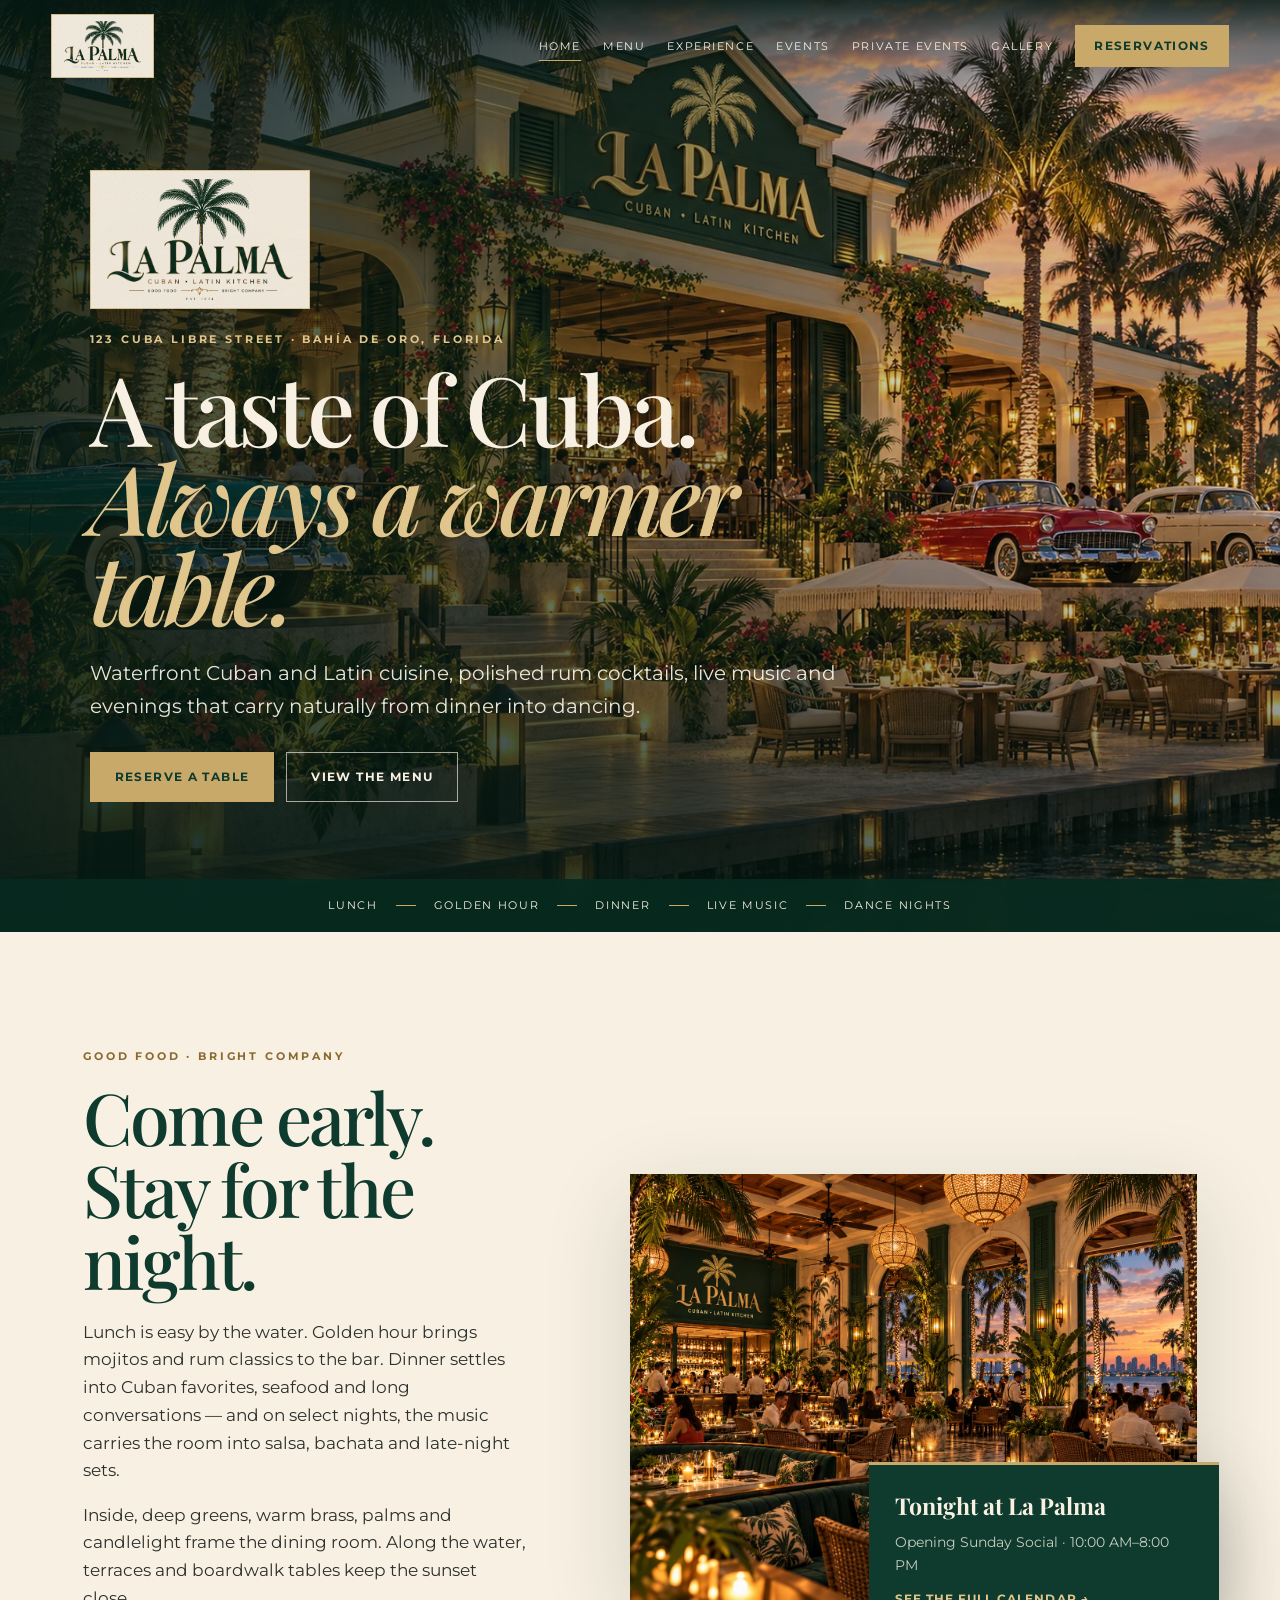
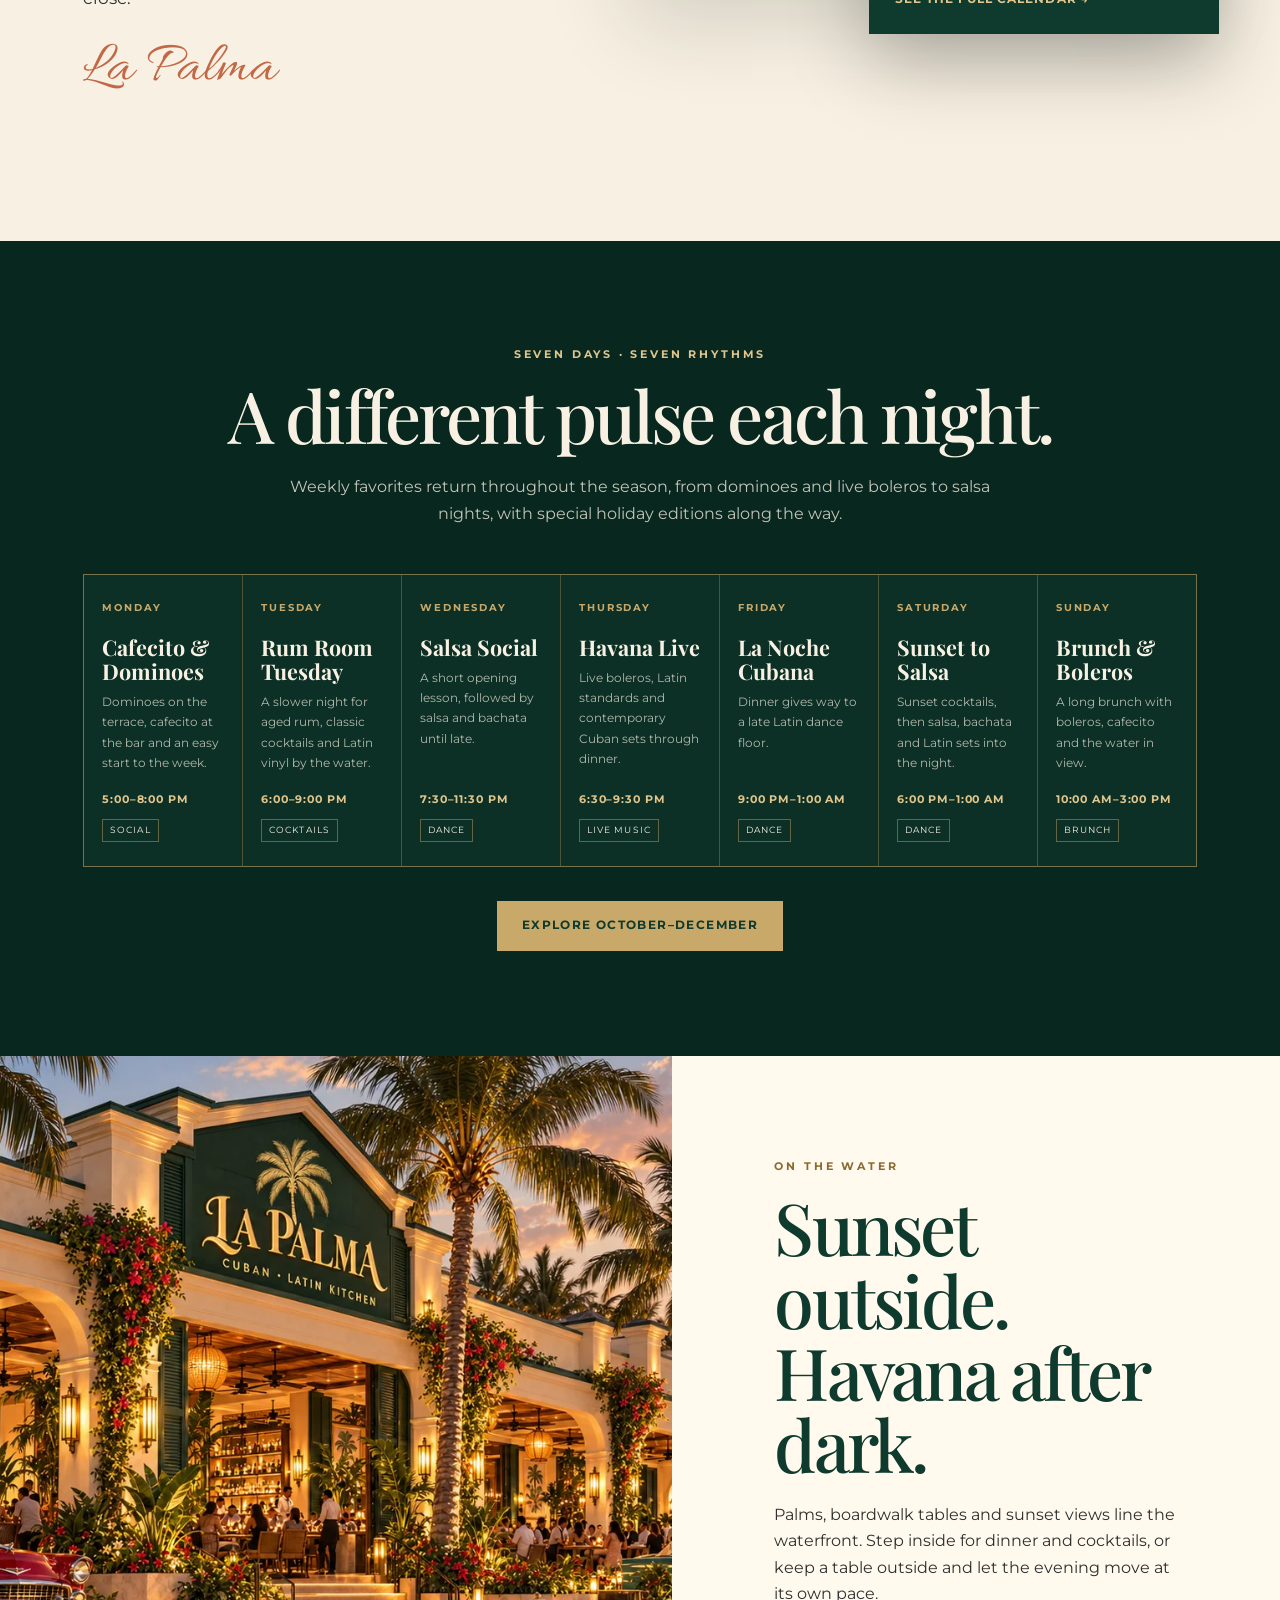
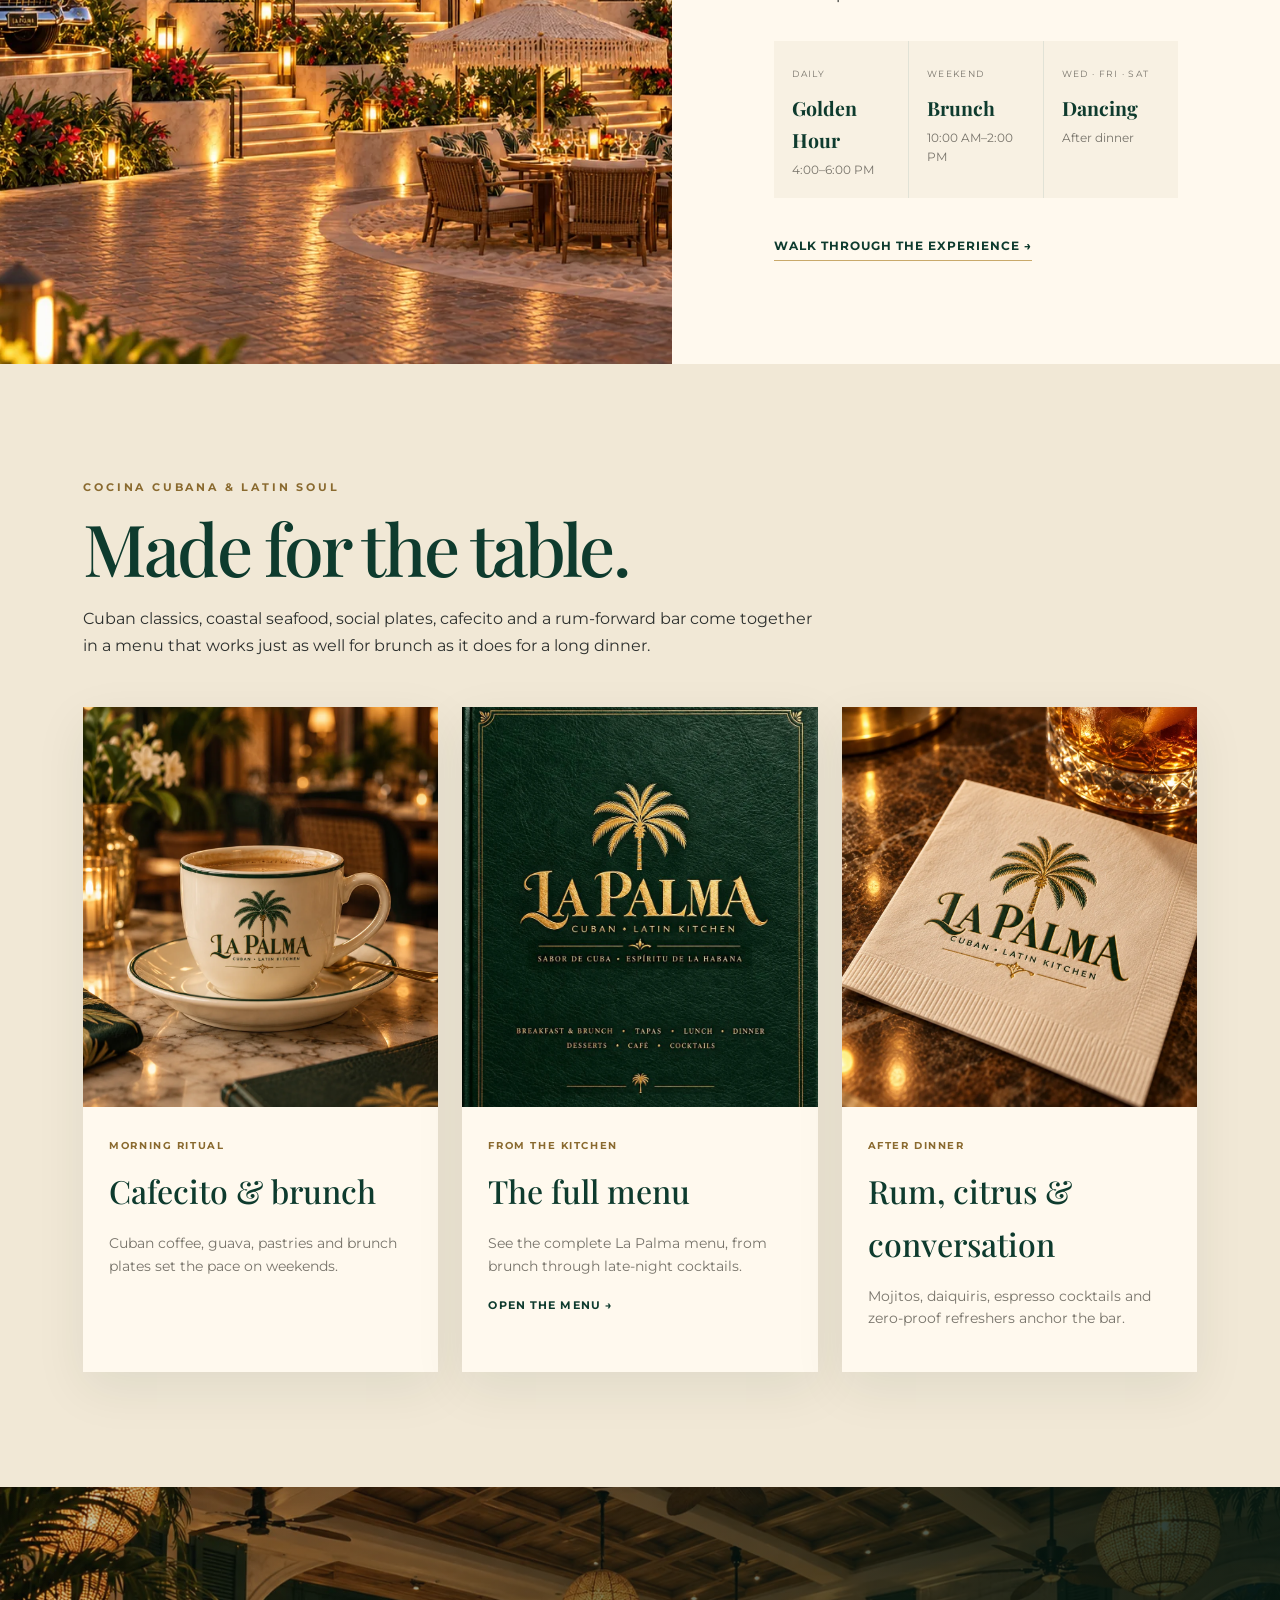
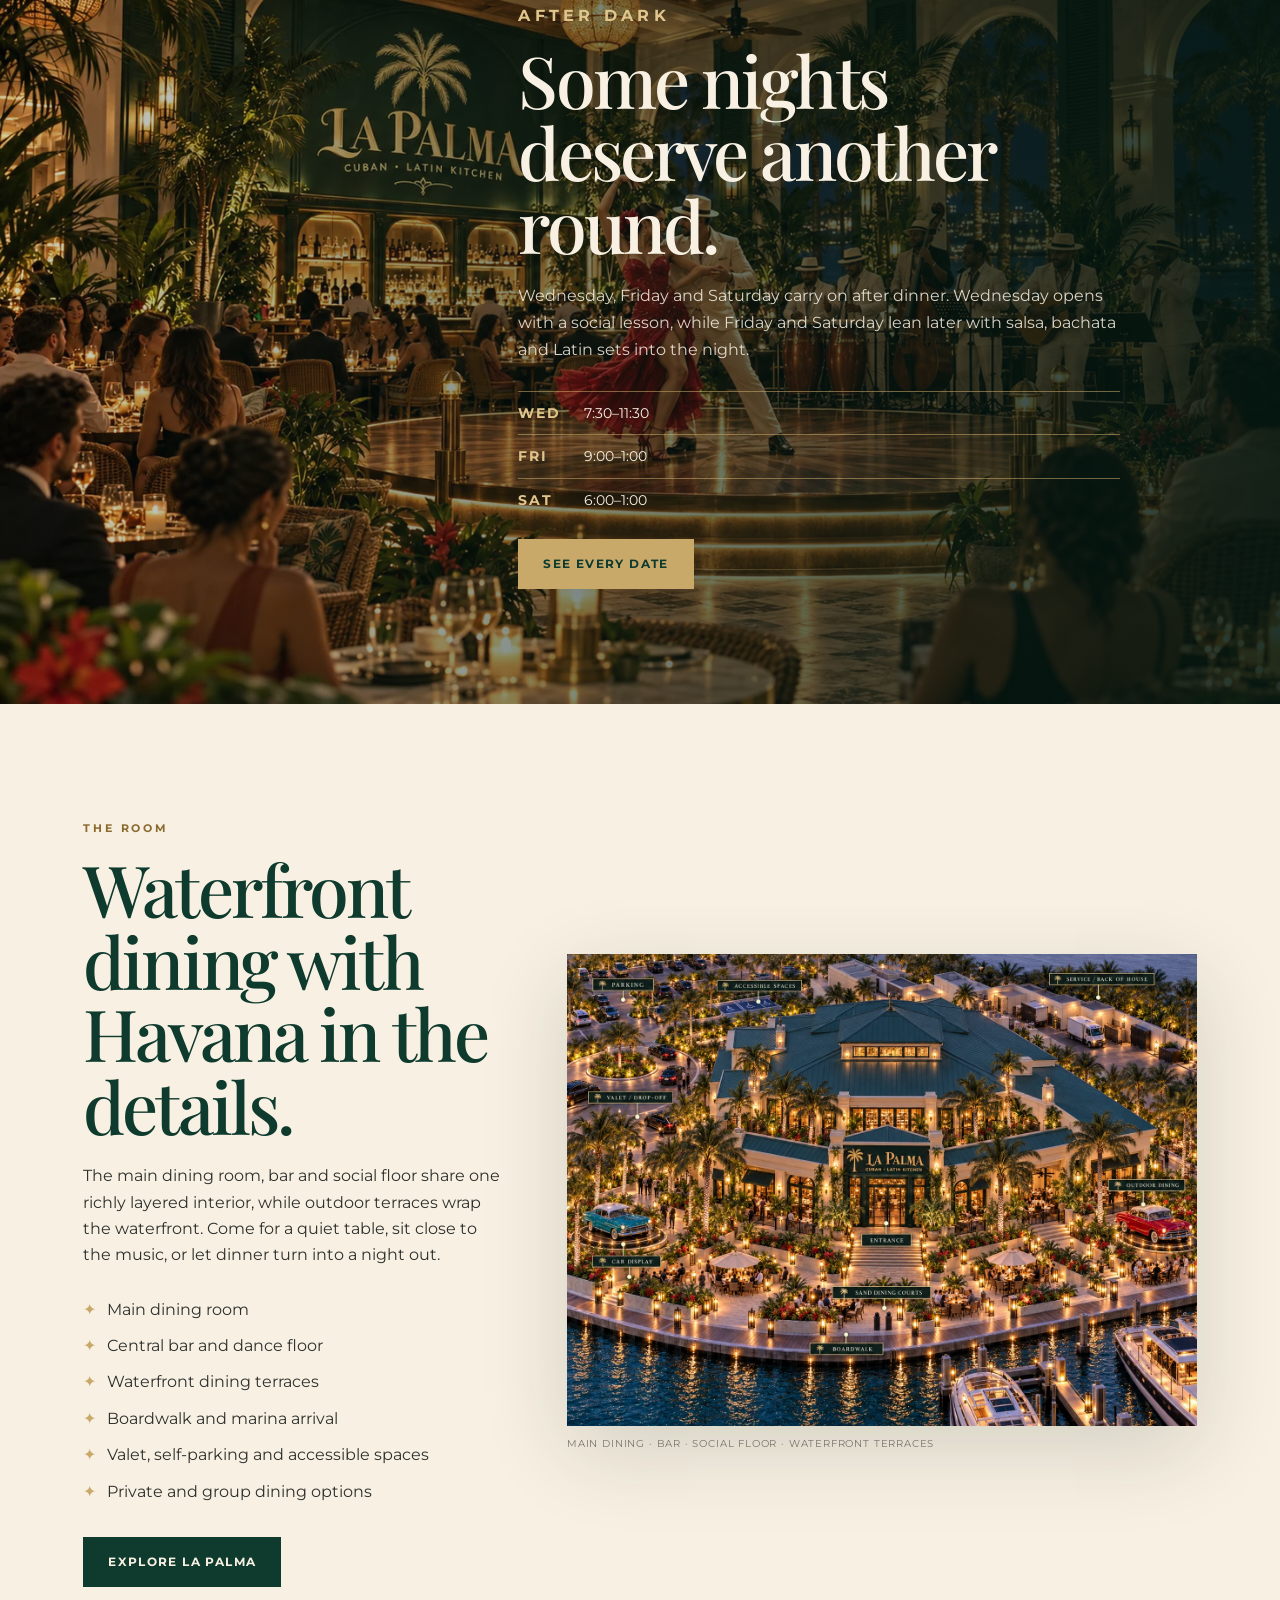
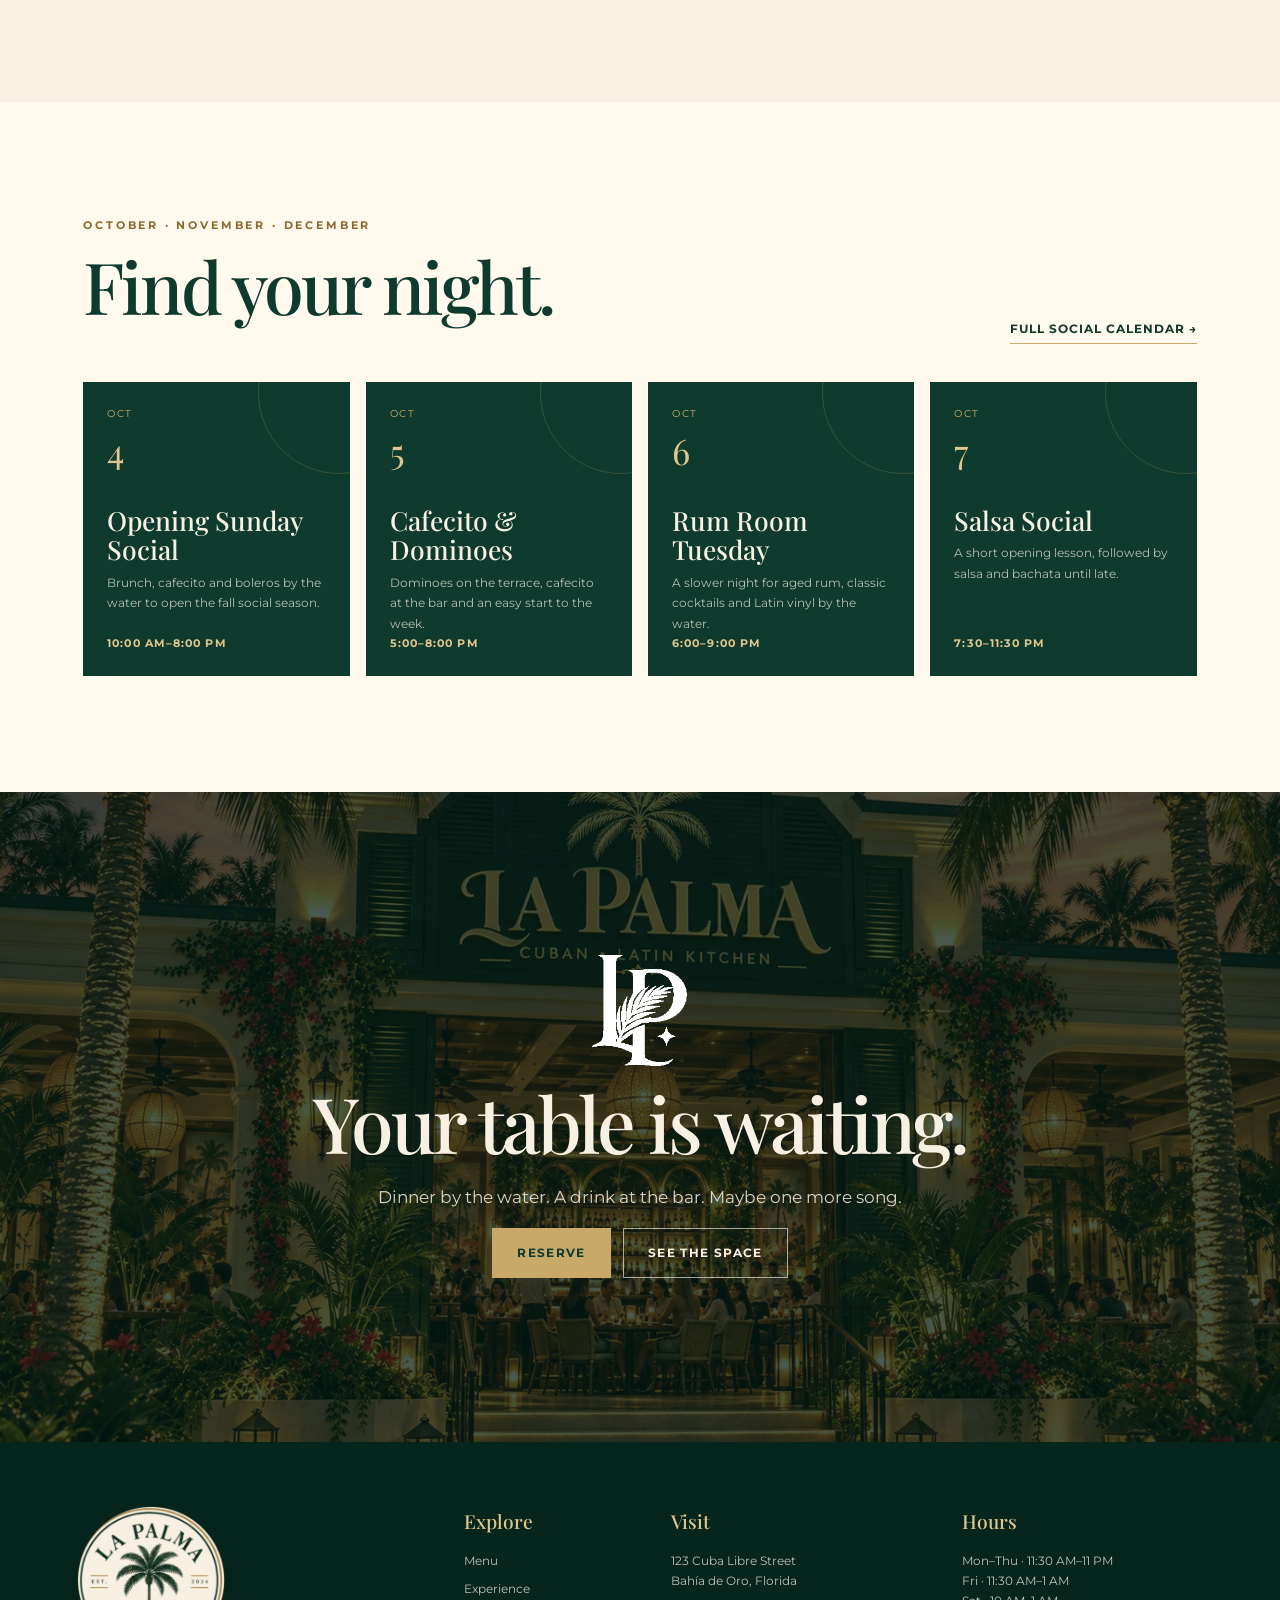
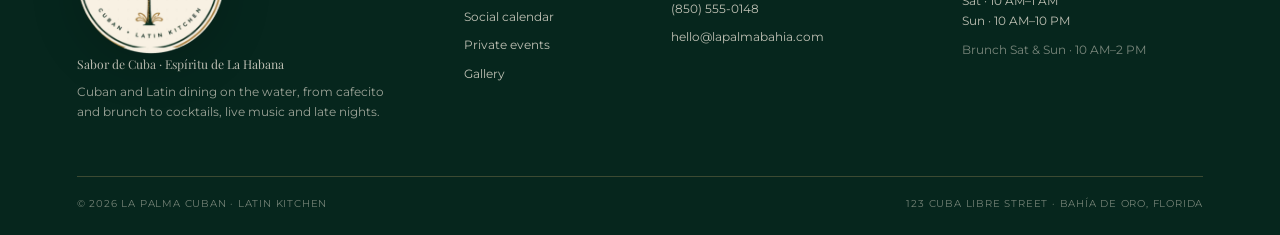
<file: index.html>
<!doctype html>
<html lang="en"><head>
<meta charset="utf-8"><meta name="viewport" content="width=device-width,initial-scale=1,viewport-fit=cover"><meta name="theme-color" content="#0E3B2E">
<meta name="description" content="Waterfront Cuban and Latin dining, cocktails, live music and dancing in Bahía de Oro, Florida."><meta property="og:title" content="La Palma | Cuban · Latin Kitchen"><meta property="og:description" content="Waterfront Cuban and Latin dining, cocktails, live music and dancing in Bahía de Oro, Florida."><meta property="og:image" content="social-card.jpg">
<title>La Palma | Cuban · Latin Kitchen</title><link rel="icon" href="favicon.png"><link rel="preconnect" href="https://fonts.googleapis.com"><link rel="preconnect" href="https://fonts.gstatic.com" crossorigin>
<link href="https://fonts.googleapis.com/css2?family=Allura&family=Montserrat:wght@400;500;600;700&family=Playfair+Display:ital,wght@0,500;0,600;0,700;1,500&display=swap" rel="stylesheet">
<link rel="stylesheet" href="styles.css"><script defer src="site-config.js"></script><script defer src="main.js"></script>
</head><body class="page-home"><header class="site-header" data-header>
  <a class="brand" href="index.html" aria-label="La Palma home"><img src="logo-primary.png" alt="La Palma Cuban Latin Kitchen"></a>
  <button class="nav-toggle" aria-label="Open navigation" aria-expanded="false" data-nav-toggle><span></span><span></span><span></span></button>
  <nav class="site-nav" data-nav><a class="nav-link active" href="index.html">Home</a><a class="nav-link " href="menu.html">Menu</a><a class="nav-link " href="experience.html">Experience</a><a class="nav-link " href="events.html">Events</a><a class="nav-link " href="private-events.html">Private Events</a><a class="nav-link " href="gallery.html">Gallery</a><a class="button button-small" href="reservations.html">Reservations</a></nav>
</header><main>
<section class="hero hero-home">
  <div class="hero-media"><img src="waterfront-wide.webp" alt="La Palma waterfront restaurant at sunset"></div><div class="hero-overlay"></div>
  <div class="hero-inner reveal">
    <div class="hero-mark"><img src="logo-primary.png" alt="La Palma Cuban Latin Kitchen"></div>
    <p class="eyebrow light">123 Cuba Libre Street · Bahía de Oro, Florida</p>
    <h1>A taste of Cuba.<br><em>Always a warmer table.</em></h1>
    <p class="hero-lede">Waterfront Cuban and Latin cuisine, polished rum cocktails, live music and evenings that carry naturally from dinner into dancing.</p>
    <div class="hero-actions"><a class="button" href="reservations.html">Reserve a Table</a><a class="button button-ghost" href="menu.html">View the Menu</a></div>
  </div>
  <div class="hero-ribbon"><span>Lunch</span><i></i><span>Golden Hour</span><i></i><span>Dinner</span><i></i><span>Live Music</span><i></i><span>Dance Nights</span></div>
</section>

<section class="section intro-grid">
  <div class="intro-copy reveal"><p class="eyebrow">Good food · Bright company</p><h2>Come early.<br>Stay for the night.</h2><p>Lunch is easy by the water. Golden hour brings mojitos and rum classics to the bar. Dinner settles into Cuban favorites, seafood and long conversations — and on select nights, the music carries the room into salsa, bachata and late-night sets.</p><p>Inside, deep greens, warm brass, palms and candlelight frame the dining room. Along the water, terraces and boardwalk tables keep the sunset close.</p><div class="signature">La Palma</div></div>
  <div class="intro-stack reveal"><img class="stack-main" src="dining-room.webp" alt="La Palma enclosed main dining room"><div class="stack-card"><strong>Tonight at La Palma</strong><span data-today-event>See what’s on tonight</span><a href="events.html">See the full calendar →</a></div></div>
</section>

<section class="section dark-section rhythm-section">
 <div class="section-heading centered reveal"><p class="eyebrow light">Seven days · seven rhythms</p><h2>A different pulse each night.</h2><p>Weekly favorites return throughout the season, from dominoes and live boleros to salsa nights, with special holiday editions along the way.</p></div>
 <div class="weekly-rhythm" data-weekly-rhythm></div>
 <div class="center-actions"><a class="button" href="events.html">Explore October–December</a></div>
</section>

<section class="section image-copy image-copy-left">
  <div class="image-panel reveal"><img src="waterfront-angle.webp" alt="Waterfront exterior dining at La Palma"></div>
  <div class="copy-panel reveal"><p class="eyebrow">On the water</p><h2>Sunset outside.<br>Havana after dark.</h2><p>Palms, boardwalk tables and sunset views line the waterfront. Step inside for dinner and cocktails, or keep a table outside and let the evening move at its own pace.</p><div class="fact-grid"><div><span>Daily</span><strong>Golden Hour</strong><small>4:00–6:00 PM</small></div><div><span>Weekend</span><strong>Brunch</strong><small>10:00 AM–2:00 PM</small></div><div><span>Wed · Fri · Sat</span><strong>Dancing</strong><small>After dinner</small></div></div><a class="text-link" href="experience.html">Walk through the experience →</a></div>
</section>

<section class="section culinary-section">
  <div class="section-heading reveal"><p class="eyebrow">Cocina cubana & Latin soul</p><h2>Made for the table.</h2><p>Cuban classics, coastal seafood, social plates, cafecito and a rum-forward bar come together in a menu that works just as well for brunch as it does for a long dinner.</p></div>
  <div class="culinary-grid">
    <article class="photo-story reveal"><img src="coffee.webp" alt="La Palma café con leche"><div><span>Morning ritual</span><h3>Cafecito & brunch</h3><p>Cuban coffee, guava, pastries and brunch plates set the pace on weekends.</p></div></article>
    <article class="photo-story reveal"><img src="menu-cover.webp" alt="La Palma printed menu"><div><span>From the kitchen</span><h3>The full menu</h3><p>See the complete La Palma menu, from brunch through late-night cocktails.</p><a href="menu.html">Open the menu →</a></div></article>
    <article class="photo-story reveal"><img src="napkin.webp" alt="La Palma cocktail service"><div><span>After dinner</span><h3>Rum, citrus & conversation</h3><p>Mojitos, daiquiris, espresso cocktails and zero-proof refreshers anchor the bar.</p></div></article>
  </div>
</section>

<section class="section dance-feature">
 <div class="dance-bg"><img src="dance-floor.webp" alt="Couple dancing on La Palma dance floor"></div><div class="dance-overlay"></div>
 <div class="dance-copy reveal"><p class="eyebrow light">After dark</p><h2>Some nights deserve another round.</h2><p>Wednesday, Friday and Saturday carry on after dinner. Wednesday opens with a social lesson, while Friday and Saturday lean later with salsa, bachata and Latin sets into the night.</p><div class="dance-times"><span><b>Wed</b> 7:30–11:30</span><span><b>Fri</b> 9:00–1:00</span><span><b>Sat</b> 6:00–1:00</span></div><a class="button" href="events.html">See every date</a></div>
</section>

<section class="section venue-section" id="venue">
 <div class="venue-copy reveal"><p class="eyebrow">The room</p><h2>Waterfront dining with Havana in the details.</h2><p>The main dining room, bar and social floor share one richly layered interior, while outdoor terraces wrap the waterfront. Come for a quiet table, sit close to the music, or let dinner turn into a night out.</p><ul class="check-list"><li>Main dining room</li><li>Central bar and dance floor</li><li>Waterfront dining terraces</li><li>Boardwalk and marina arrival</li><li>Valet, self-parking and accessible spaces</li><li>Private and group dining options</li></ul><a class="button button-dark" href="experience.html">Explore La Palma</a></div>
 <div class="venue-image reveal"><img src="venue-closed.webp" alt="Aerial view of La Palma waterfront restaurant"><div class="image-caption">Main dining · bar · social floor · waterfront terraces</div></div>
</section>

<section class="section calendar-tease">
  <div class="calendar-tease-head reveal"><div><p class="eyebrow">October · November · December</p><h2>Find your night.</h2></div><a class="text-link" href="events.html">Full social calendar →</a></div>
  <div class="event-preview-grid" data-event-preview></div>
</section>

<section class="section closing-cta">
  <img src="front-entry.webp" alt="La Palma entrance at sunset"><div class="closing-overlay"></div><div class="closing-copy reveal"><img src="logo-monogram.png" alt="LP monogram"><h2>Your table is waiting.</h2><p>Dinner by the water. A drink at the bar. Maybe one more song.</p><div class="hero-actions"><a class="button" href="reservations.html">Reserve</a><a class="button button-ghost" href="gallery.html">See the space</a></div></div>
</section>
</main><footer class="site-footer">
  <div class="footer-main">
    <div class="footer-brand"><img src="logo-badge.png" alt="La Palma badge"><p>Sabor de Cuba · Espíritu de La Habana</p><p class="footer-note">Cuban and Latin dining on the water, from cafecito and brunch to cocktails, live music and late nights.</p></div>
    <div><h3>Explore</h3><a href="menu.html">Menu</a><a href="experience.html">Experience</a><a href="events.html">Social calendar</a><a href="private-events.html">Private events</a><a href="gallery.html">Gallery</a></div>
    <div><h3>Visit</h3><p>123 Cuba Libre Street<br>Bahía de Oro, Florida</p><a href="tel:+18505550148">(850) 555-0148</a><a href="mailto:hello@lapalmabahia.com">hello@lapalmabahia.com</a></div>
    <div><h3>Hours</h3><p>Mon–Thu · 11:30 AM–11 PM<br>Fri · 11:30 AM–1 AM<br>Sat · 10 AM–1 AM<br>Sun · 10 AM–10 PM</p><p class="muted">Brunch Sat & Sun · 10 AM–2 PM</p></div>
  </div>
  <div class="footer-bottom"><span>© <span data-year></span> La Palma Cuban · Latin Kitchen</span><span>123 Cuba Libre Street · Bahía de Oro, Florida</span></div>
</footer></body></html>
</file>
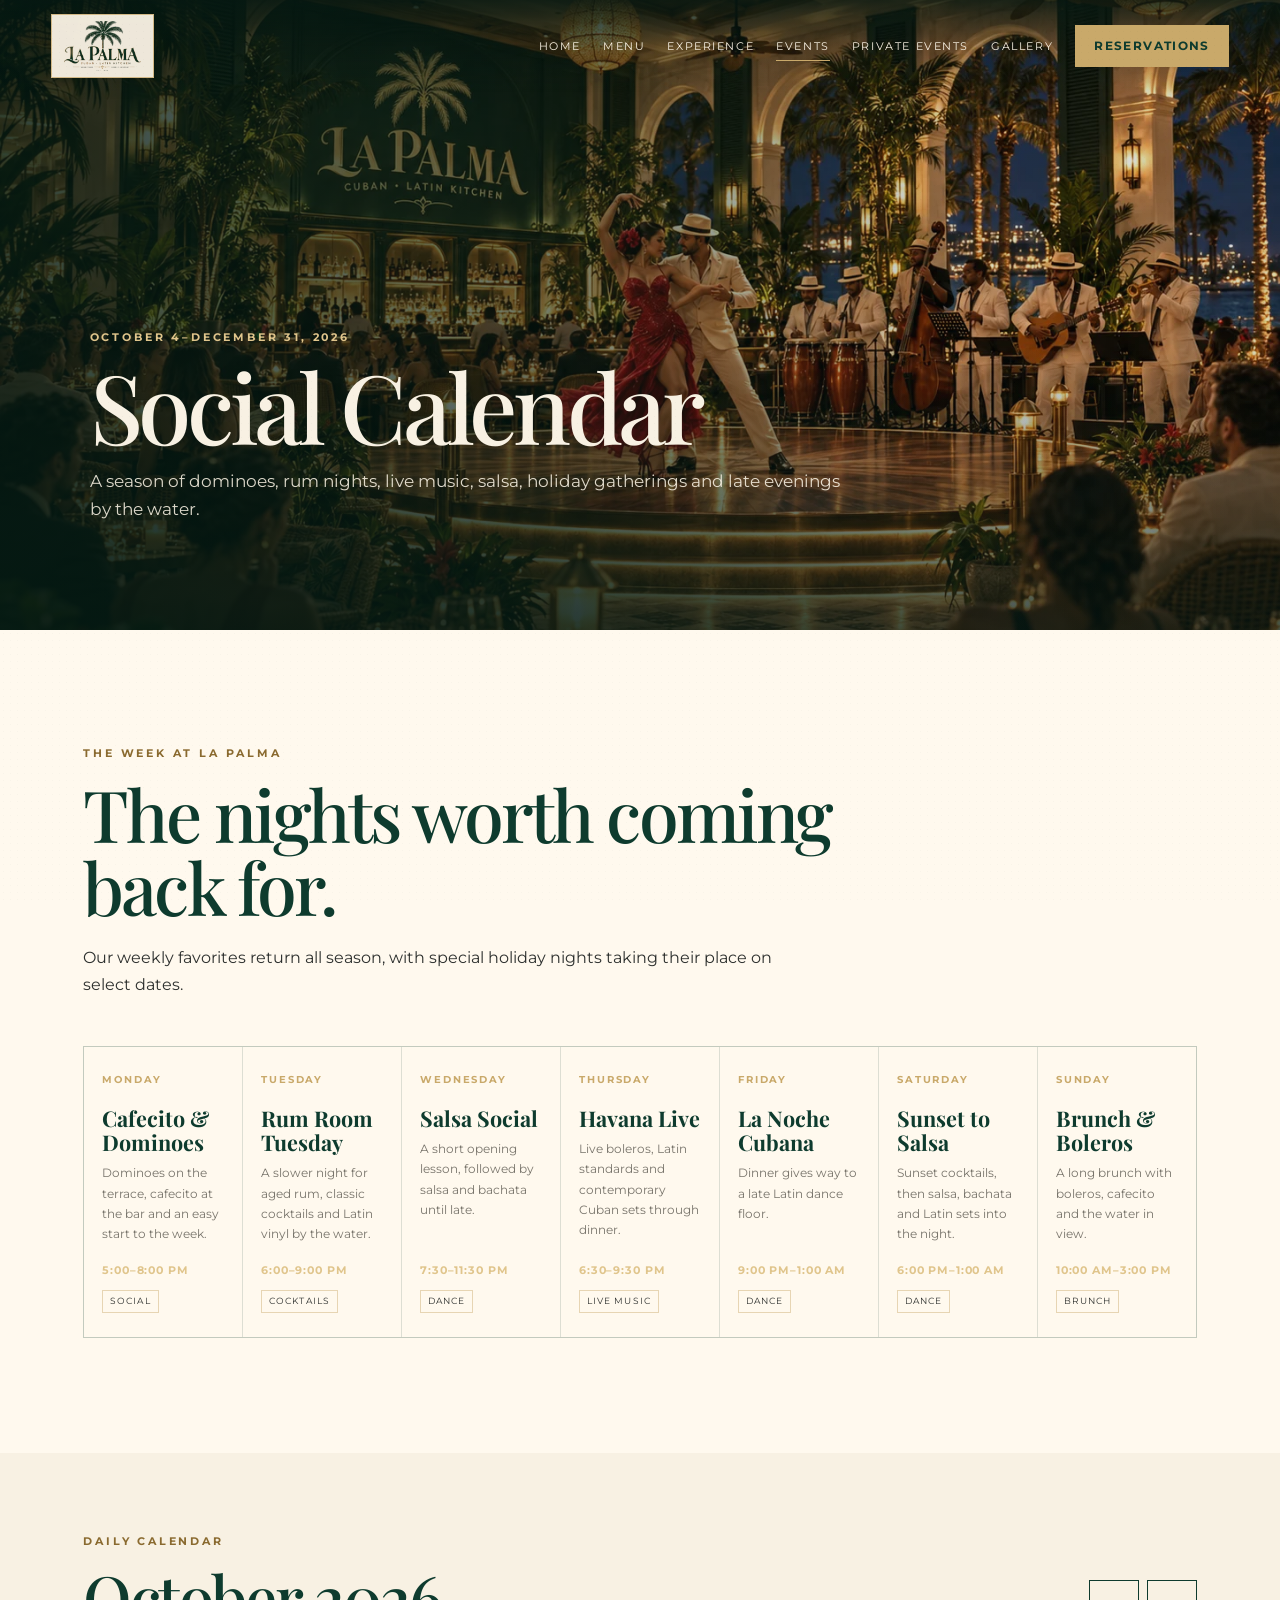
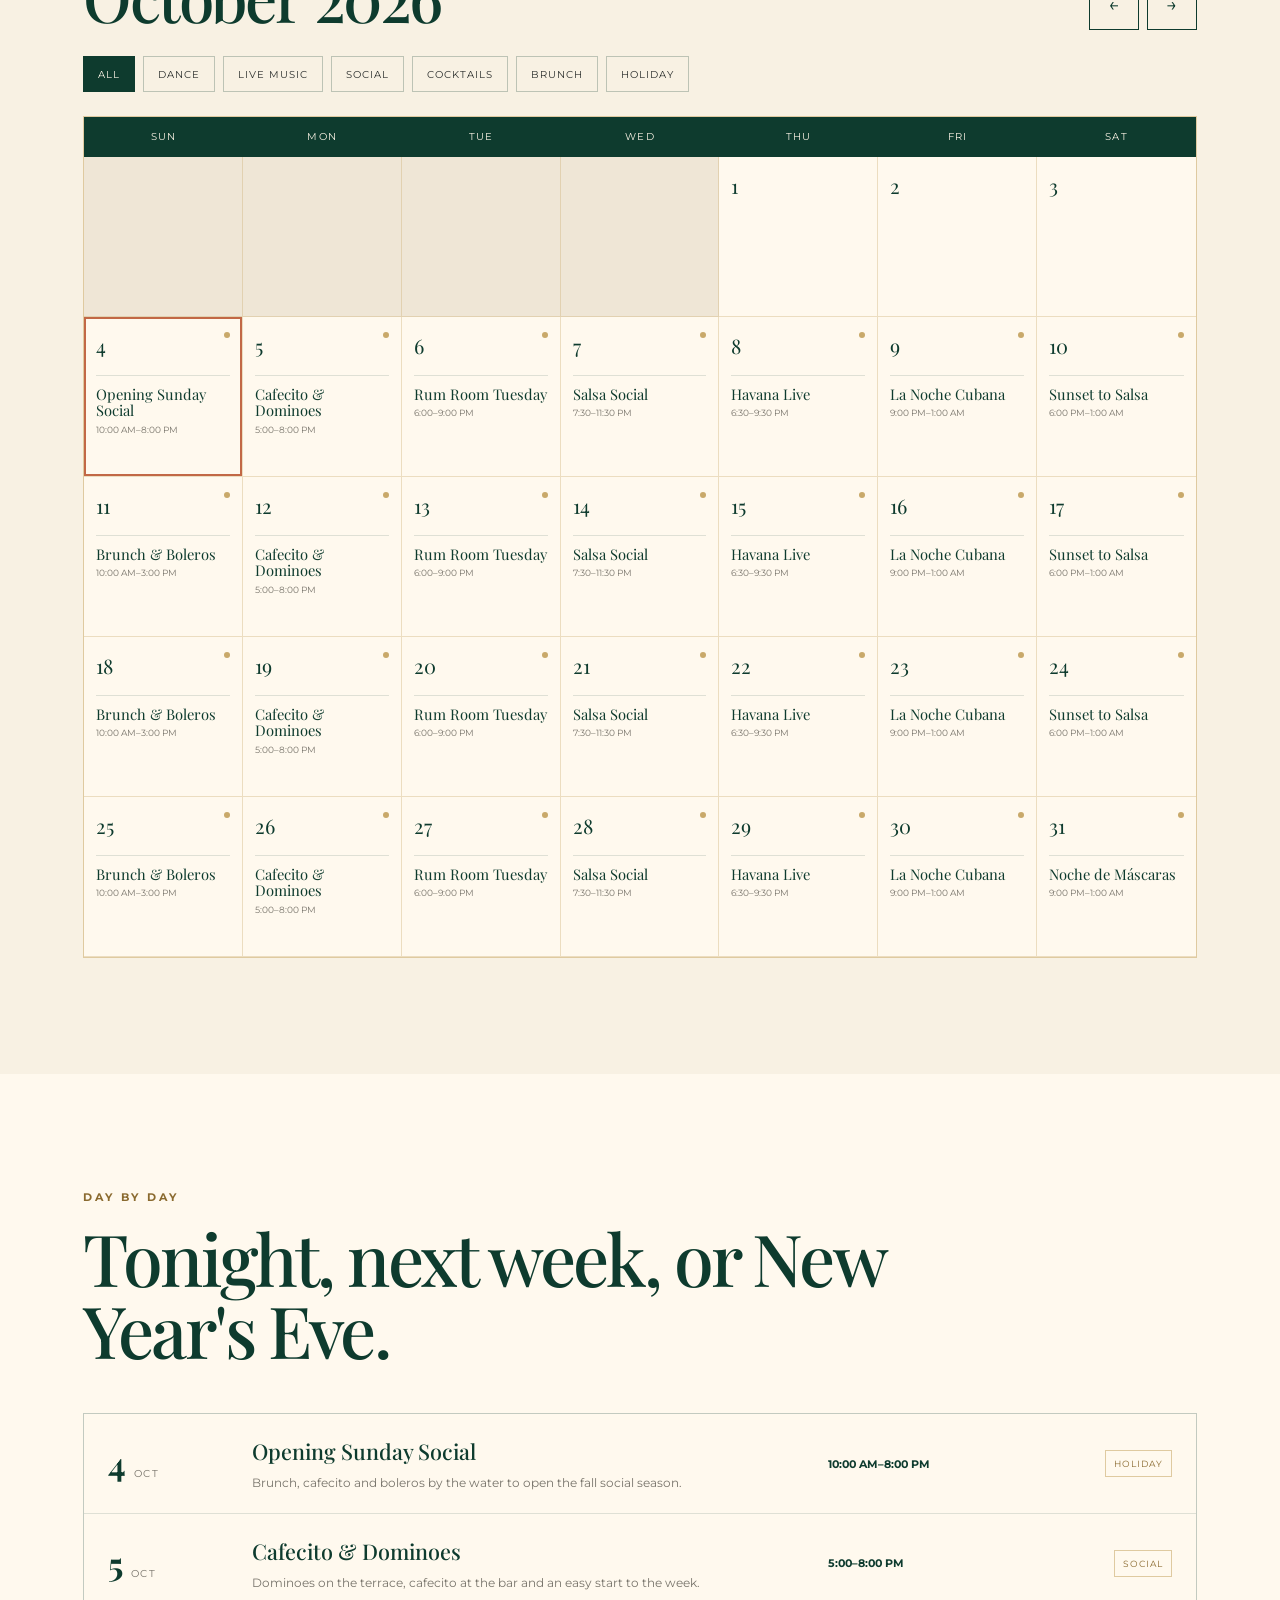
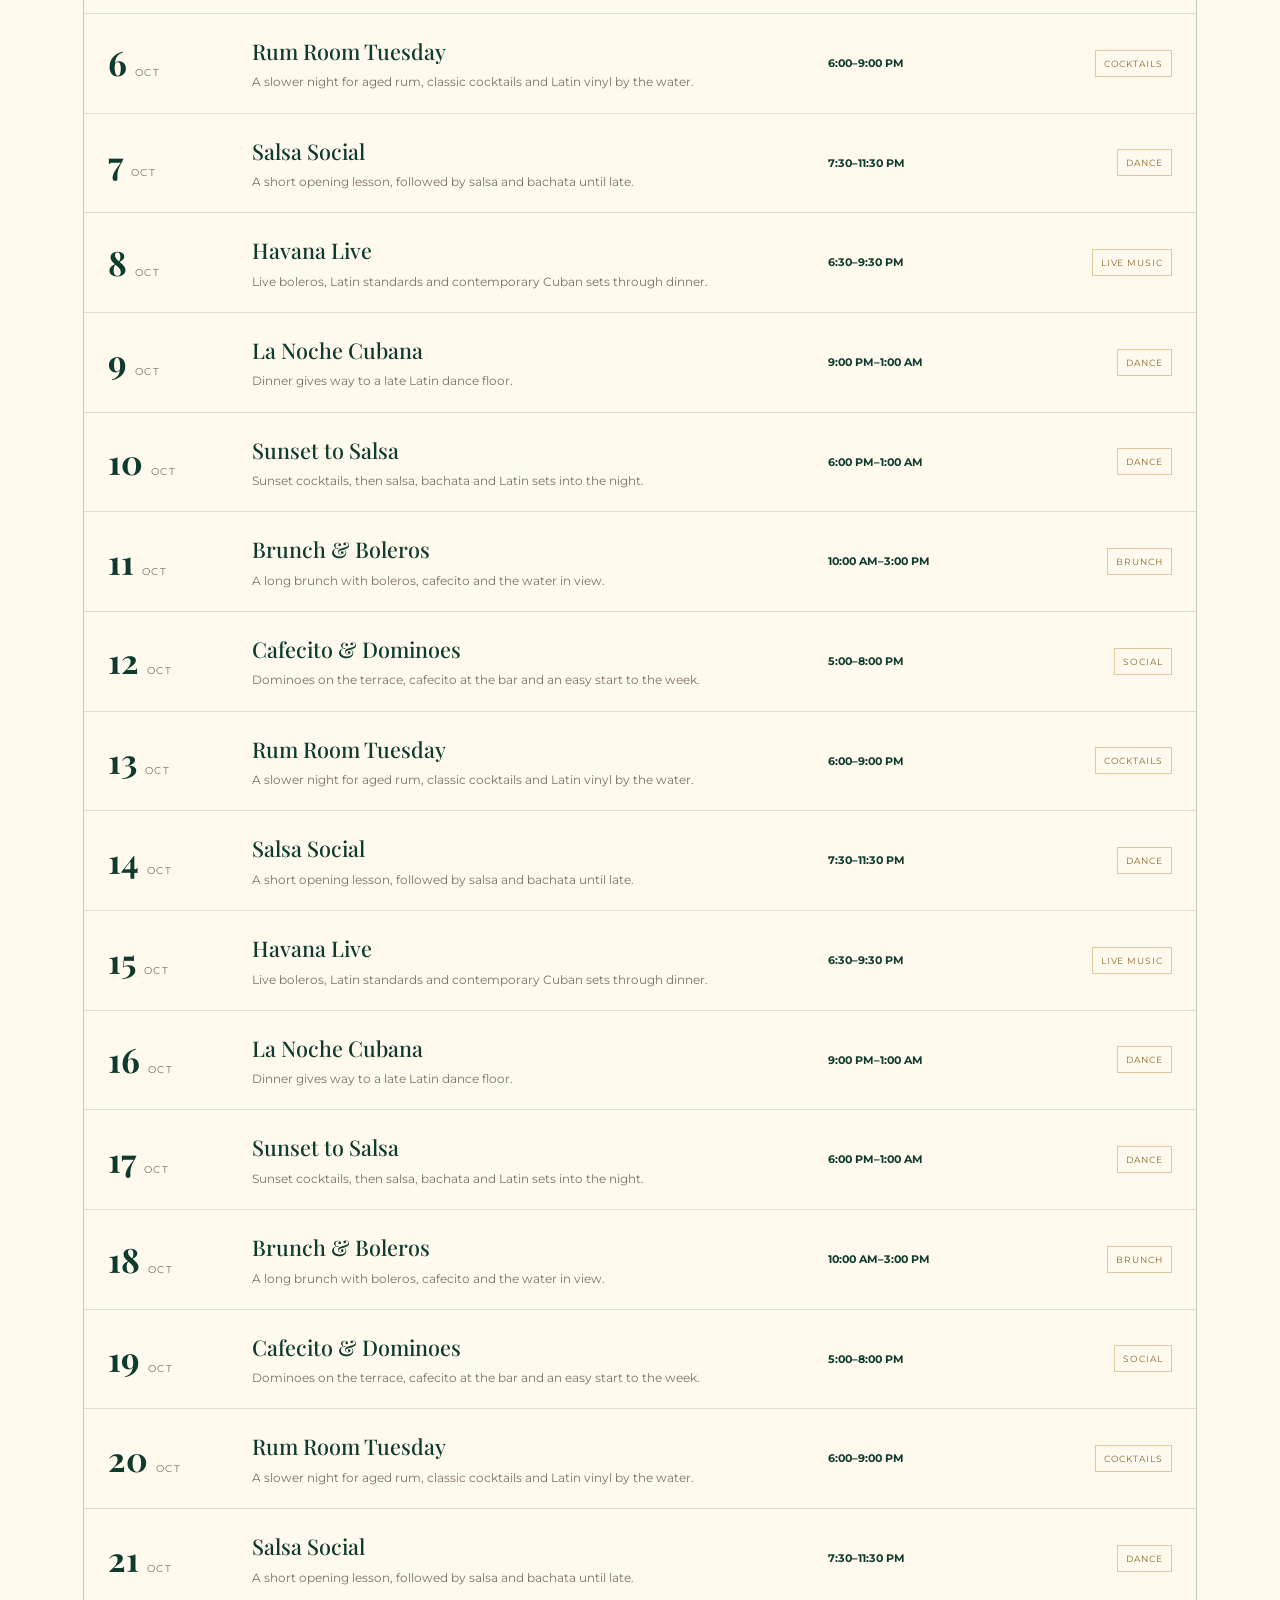
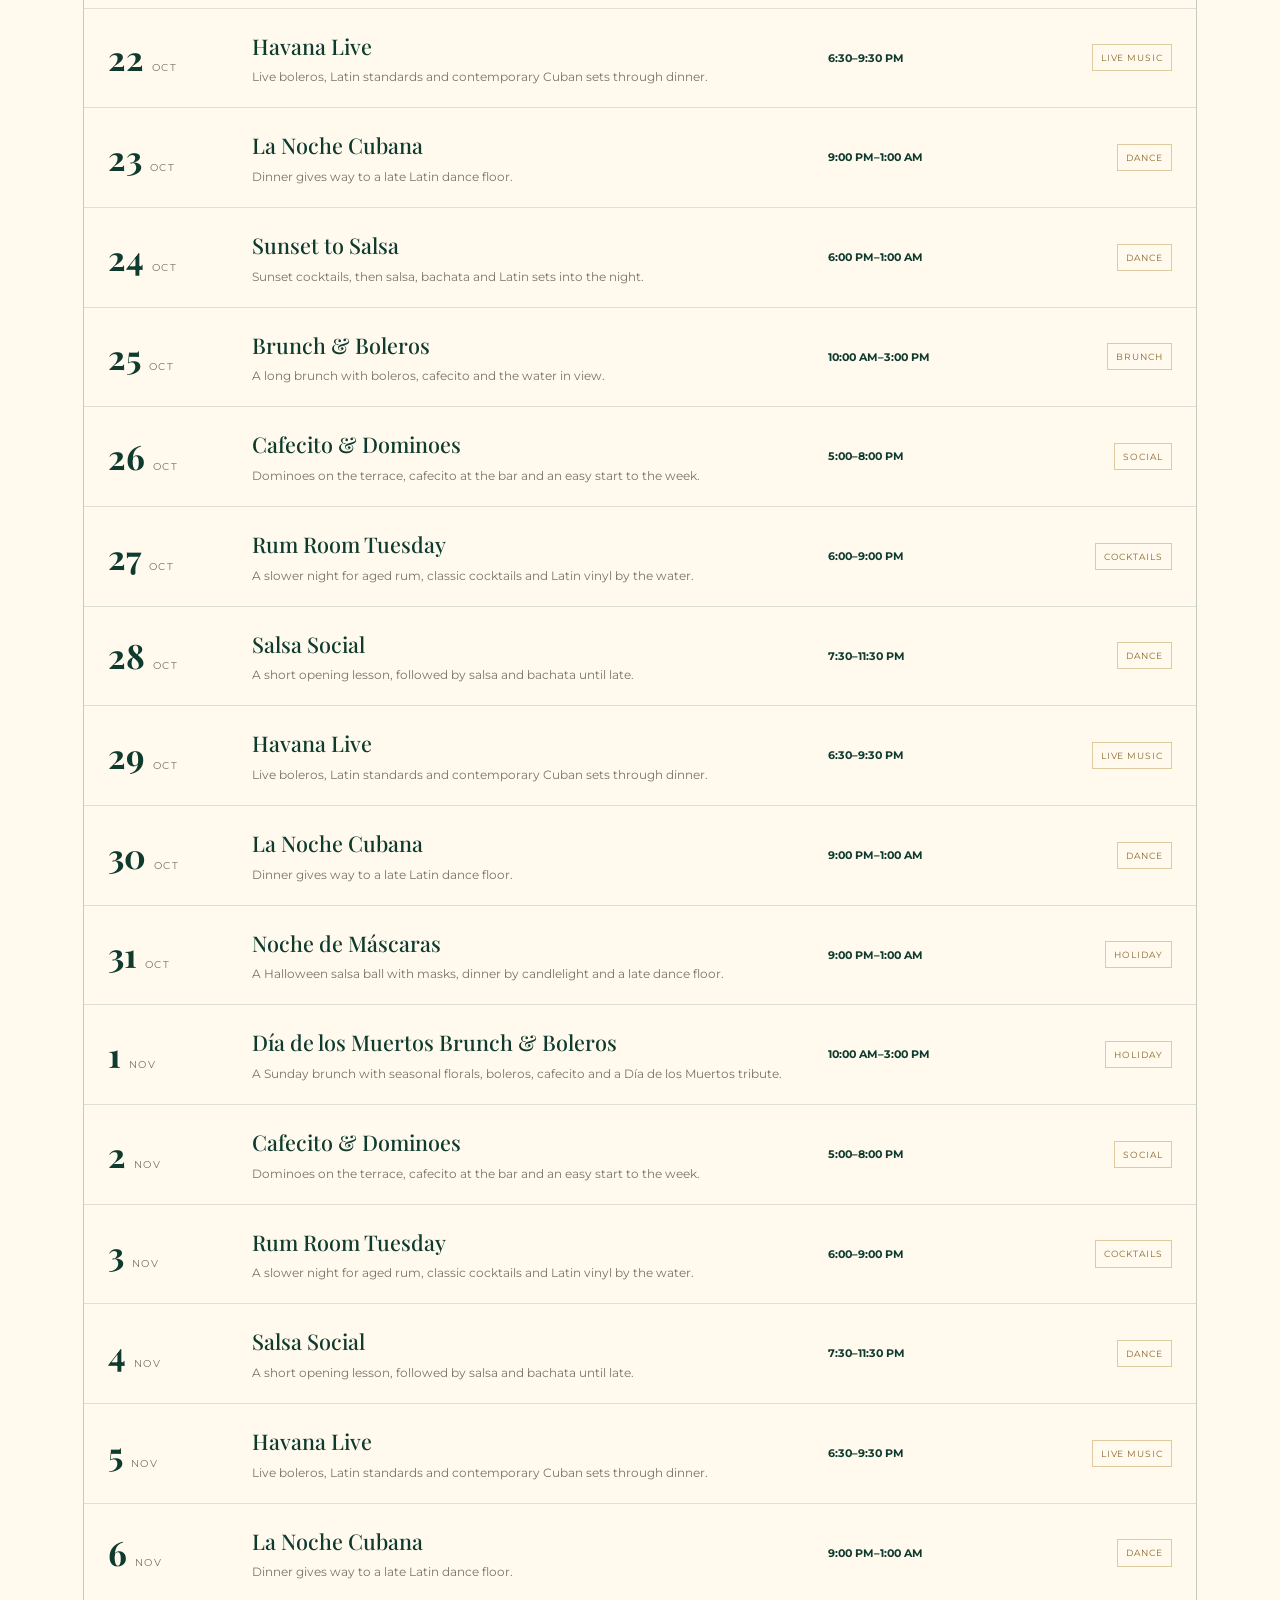
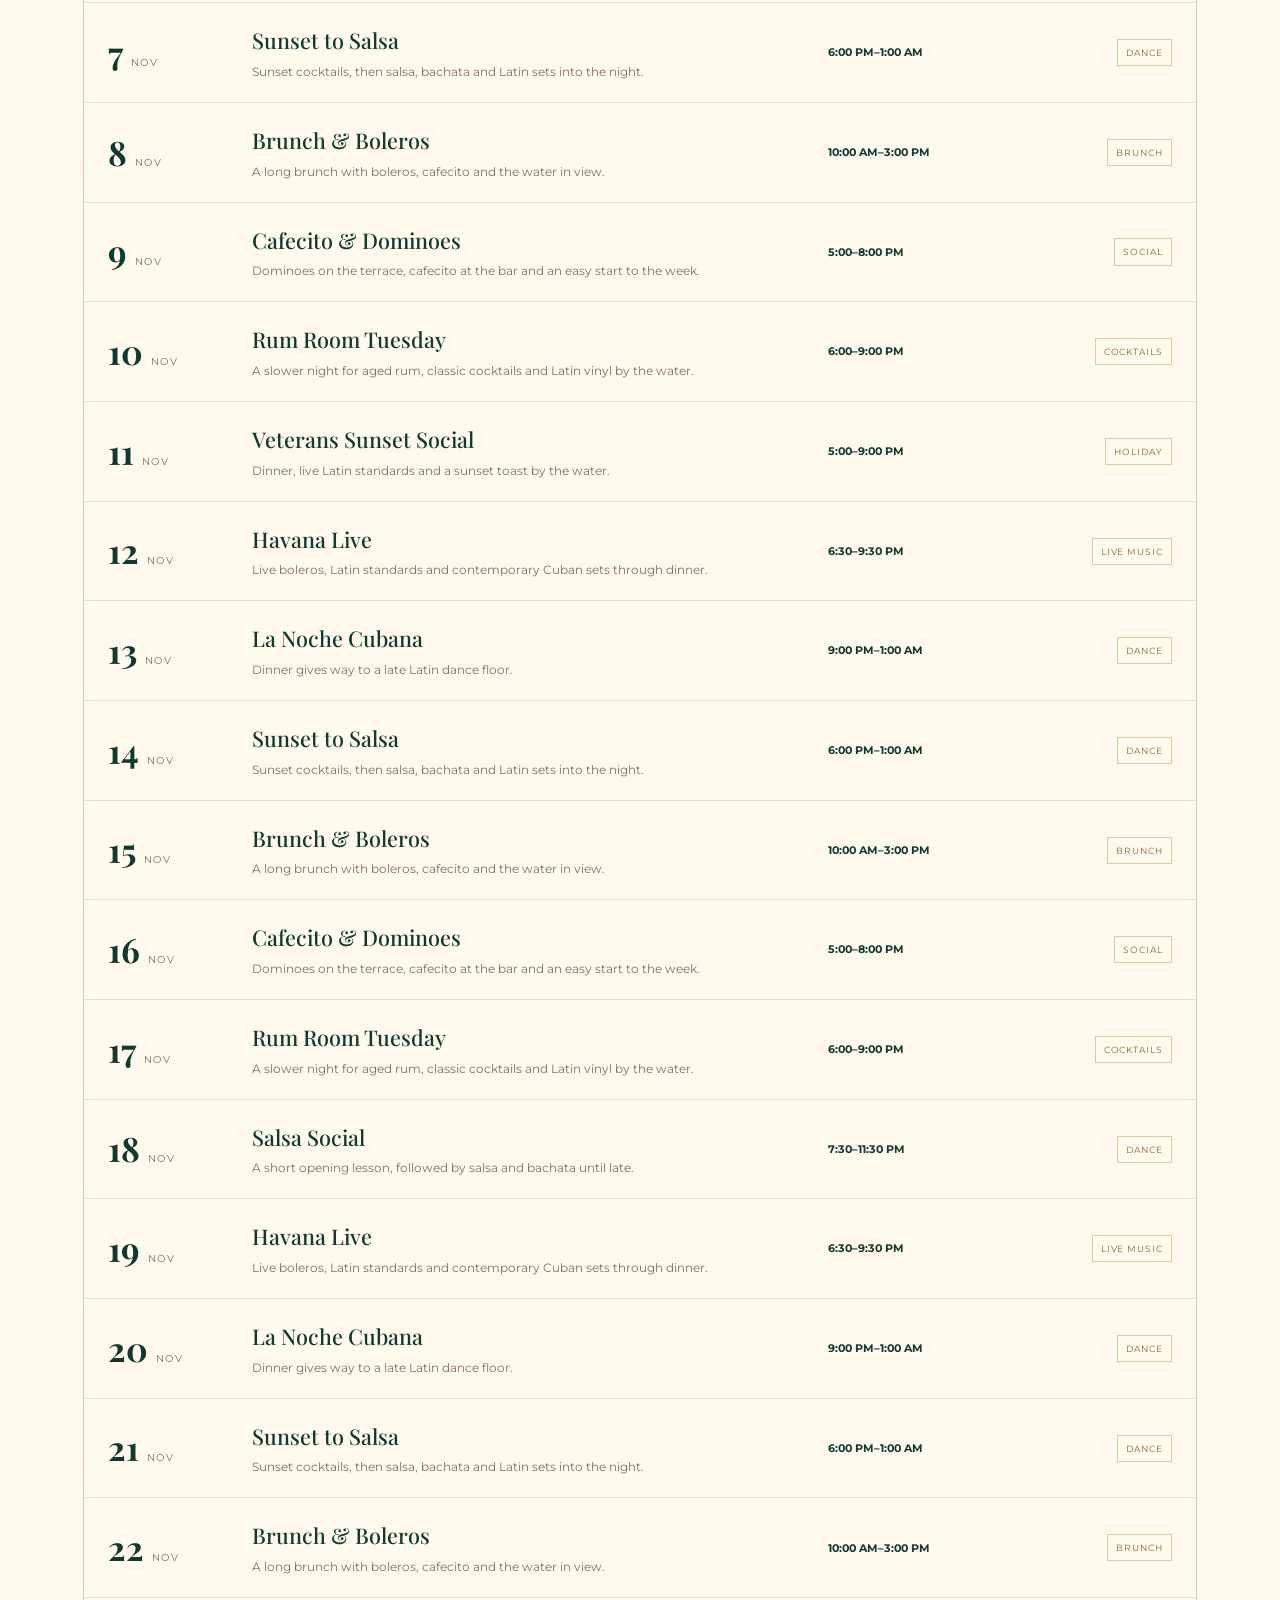
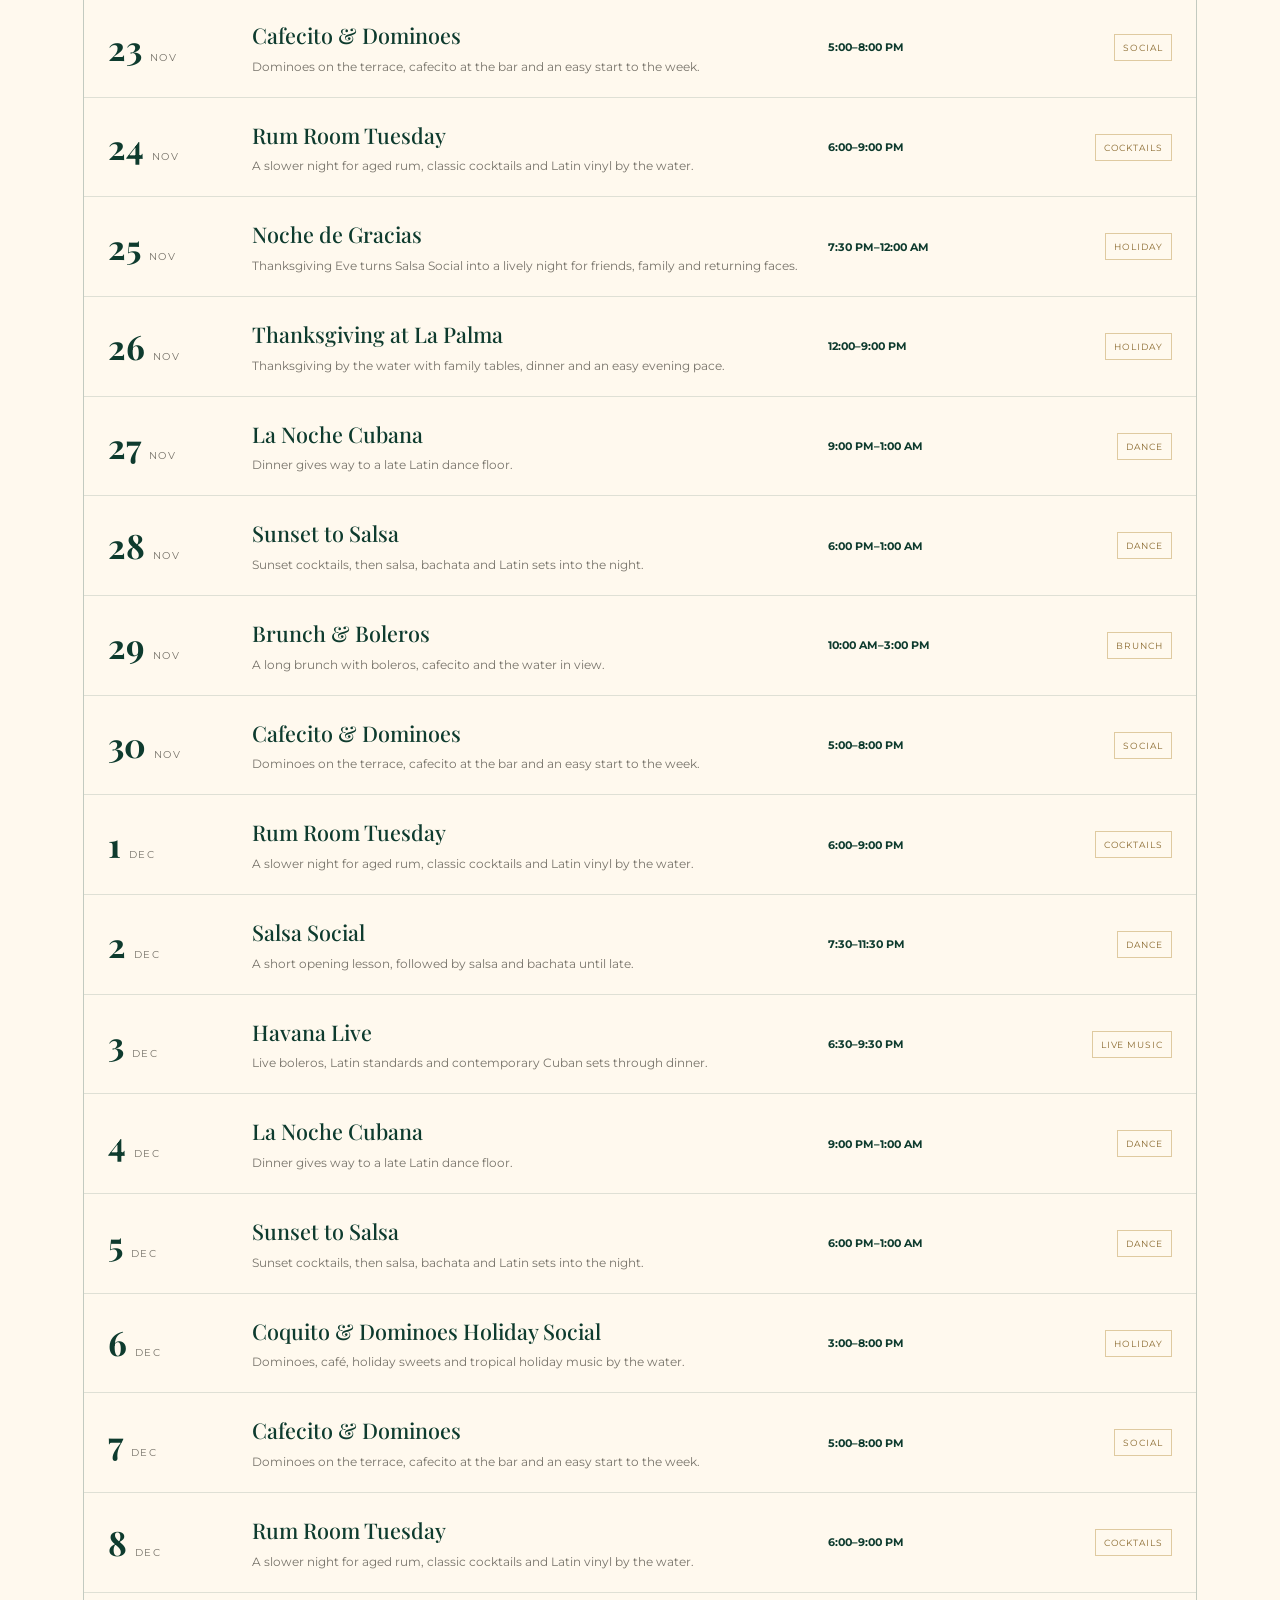
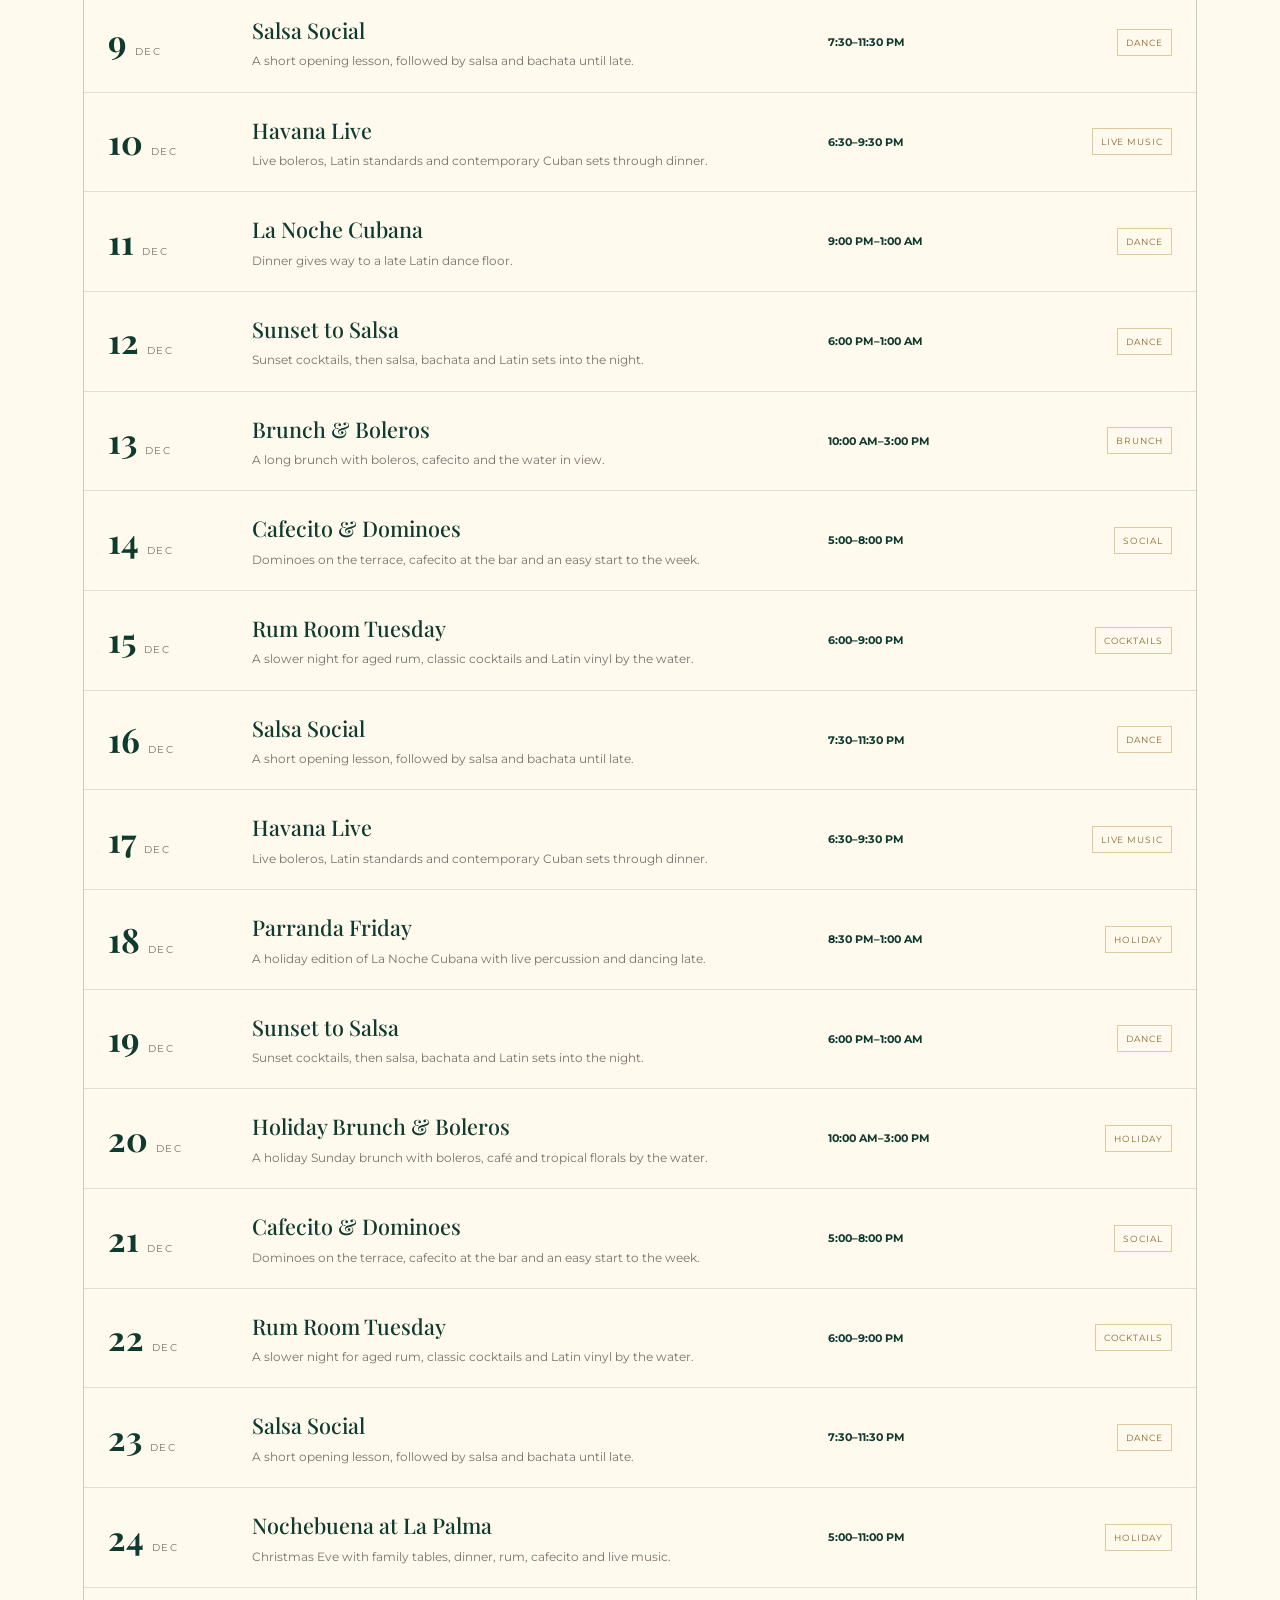
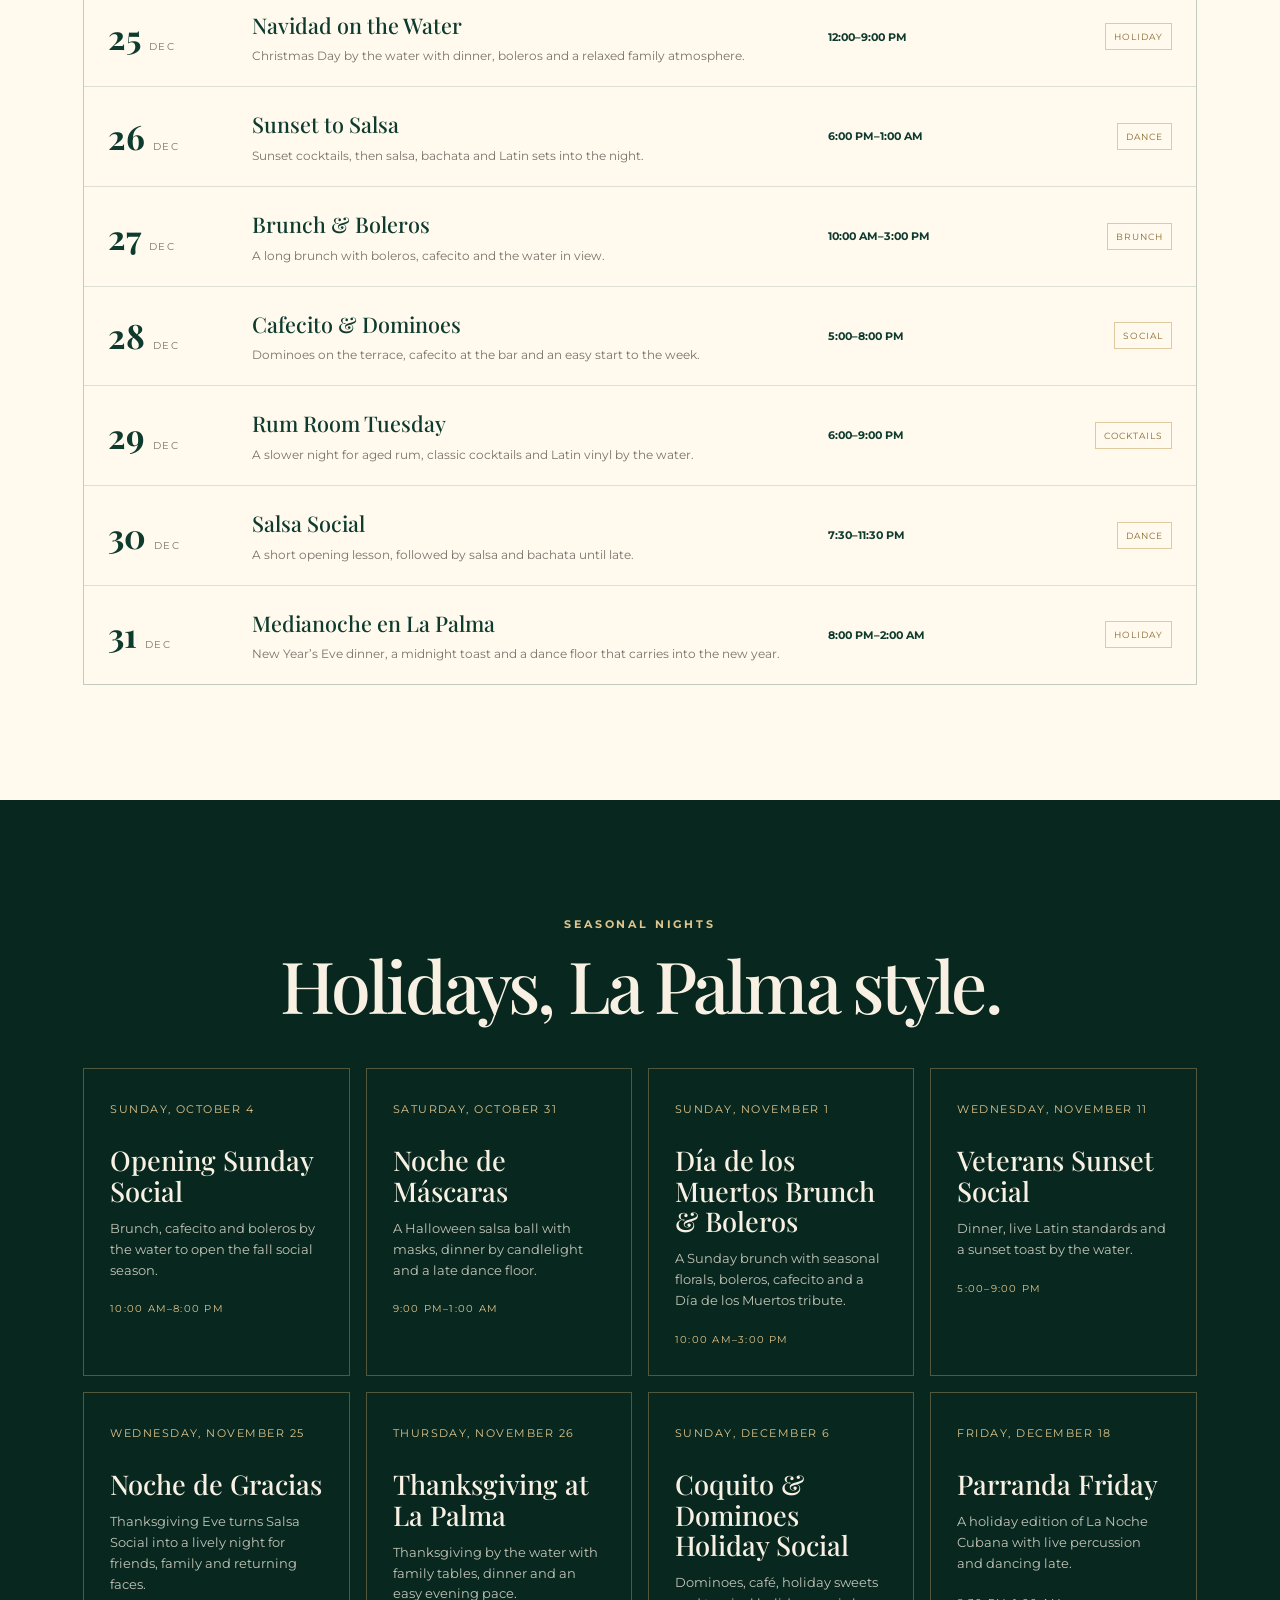
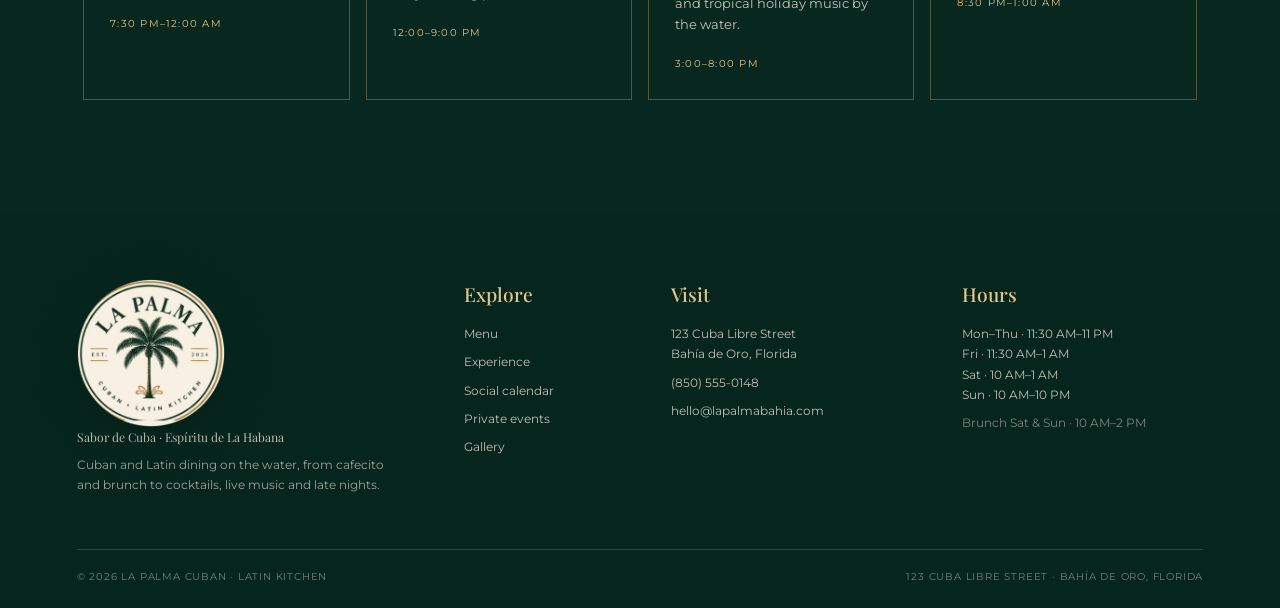
<file: events.html>
<!doctype html>
<html lang="en"><head>
<meta charset="utf-8"><meta name="viewport" content="width=device-width,initial-scale=1,viewport-fit=cover"><meta name="theme-color" content="#0E3B2E">
<meta name="description" content="Daily La Palma events from October 4 through December 31, 2026, including recurring dance nights and holiday celebrations."><meta property="og:title" content="Events & Social Calendar | La Palma"><meta property="og:description" content="Daily La Palma events from October 4 through December 31, 2026, including recurring dance nights and holiday celebrations."><meta property="og:image" content="social-card.jpg">
<title>Events & Social Calendar | La Palma</title><link rel="icon" href="favicon.png"><link rel="preconnect" href="https://fonts.googleapis.com"><link rel="preconnect" href="https://fonts.gstatic.com" crossorigin>
<link href="https://fonts.googleapis.com/css2?family=Allura&family=Montserrat:wght@400;500;600;700&family=Playfair+Display:ital,wght@0,500;0,600;0,700;1,500&display=swap" rel="stylesheet">
<link rel="stylesheet" href="styles.css"><script defer src="site-config.js"></script><script defer src="main.js"></script>
</head><body class="page-events"><header class="site-header" data-header>
  <a class="brand" href="index.html" aria-label="La Palma home"><img src="logo-primary.png" alt="La Palma Cuban Latin Kitchen"></a>
  <button class="nav-toggle" aria-label="Open navigation" aria-expanded="false" data-nav-toggle><span></span><span></span><span></span></button>
  <nav class="site-nav" data-nav><a class="nav-link " href="index.html">Home</a><a class="nav-link " href="menu.html">Menu</a><a class="nav-link " href="experience.html">Experience</a><a class="nav-link active" href="events.html">Events</a><a class="nav-link " href="private-events.html">Private Events</a><a class="nav-link " href="gallery.html">Gallery</a><a class="button button-small" href="reservations.html">Reservations</a></nav>
</header><main>
<section class="page-hero events-hero"><div class="page-hero-media"><img src="dance-floor.webp" alt="La Palma social dance night"></div><div class="page-hero-overlay"></div><div class="page-hero-copy reveal"><p class="eyebrow light">October 4–December 31, 2026</p><h1>Social Calendar</h1><p>A season of dominoes, rum nights, live music, salsa, holiday gatherings and late evenings by the water.</p></div></section>
<section class="section weekly-section"><div class="section-heading reveal"><p class="eyebrow">The week at La Palma</p><h2>The nights worth coming back for.</h2><p>Our weekly favorites return all season, with special holiday nights taking their place on select dates.</p></div><div class="weekly-rhythm light-rhythm" data-weekly-rhythm></div></section>
<section class="section calendar-section">
 <div class="calendar-toolbar reveal"><div><p class="eyebrow">Daily calendar</p><h2 data-calendar-title>October 2026</h2></div><div class="calendar-controls"><button class="icon-button" data-prev-month aria-label="Previous month">←</button><button class="icon-button" data-next-month aria-label="Next month">→</button></div></div>
 <div class="calendar-filters reveal"><button class="filter active" data-event-filter="All">All</button><button class="filter" data-event-filter="Dance">Dance</button><button class="filter" data-event-filter="Live Music">Live Music</button><button class="filter" data-event-filter="Social">Social</button><button class="filter" data-event-filter="Cocktails">Cocktails</button><button class="filter" data-event-filter="Brunch">Brunch</button><button class="filter" data-event-filter="Holiday">Holiday</button></div>
 <div class="calendar-shell reveal"><div class="calendar-weekdays"><span>Sun</span><span>Mon</span><span>Tue</span><span>Wed</span><span>Thu</span><span>Fri</span><span>Sat</span></div><div class="calendar-grid" data-calendar-grid></div></div>
</section>
<section class="section upcoming-section"><div class="section-heading reveal"><p class="eyebrow">Day by day</p><h2>Tonight, next week, or New Year's Eve.</h2></div><div class="upcoming-list" data-event-list></div></section>
<section class="section holiday-section dark-section"><div class="section-heading centered reveal"><p class="eyebrow light">Seasonal nights</p><h2>Holidays, La Palma style.</h2></div><div class="holiday-grid" data-holiday-events></div></section>
</main><footer class="site-footer">
  <div class="footer-main">
    <div class="footer-brand"><img src="logo-badge.png" alt="La Palma badge"><p>Sabor de Cuba · Espíritu de La Habana</p><p class="footer-note">Cuban and Latin dining on the water, from cafecito and brunch to cocktails, live music and late nights.</p></div>
    <div><h3>Explore</h3><a href="menu.html">Menu</a><a href="experience.html">Experience</a><a href="events.html">Social calendar</a><a href="private-events.html">Private events</a><a href="gallery.html">Gallery</a></div>
    <div><h3>Visit</h3><p>123 Cuba Libre Street<br>Bahía de Oro, Florida</p><a href="tel:+18505550148">(850) 555-0148</a><a href="mailto:hello@lapalmabahia.com">hello@lapalmabahia.com</a></div>
    <div><h3>Hours</h3><p>Mon–Thu · 11:30 AM–11 PM<br>Fri · 11:30 AM–1 AM<br>Sat · 10 AM–1 AM<br>Sun · 10 AM–10 PM</p><p class="muted">Brunch Sat & Sun · 10 AM–2 PM</p></div>
  </div>
  <div class="footer-bottom"><span>© <span data-year></span> La Palma Cuban · Latin Kitchen</span><span>123 Cuba Libre Street · Bahía de Oro, Florida</span></div>
</footer></body></html>
</file>
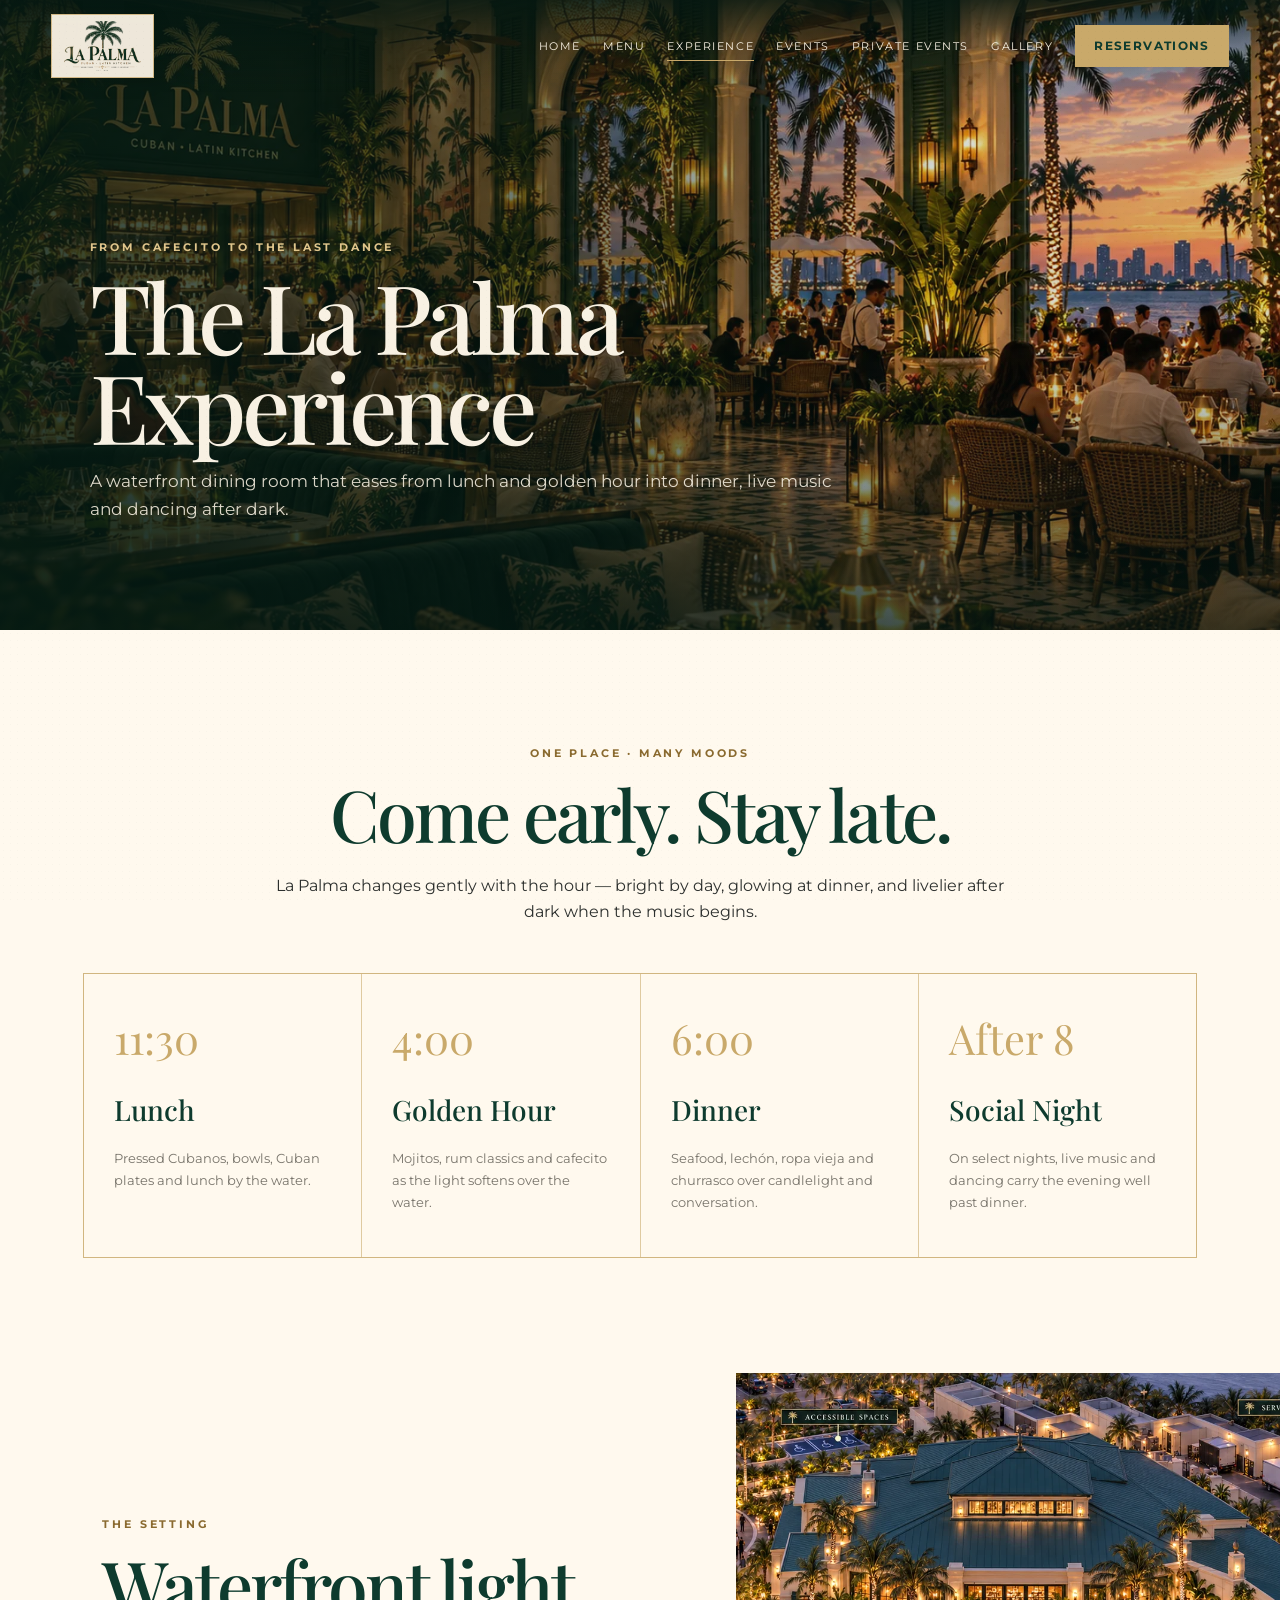
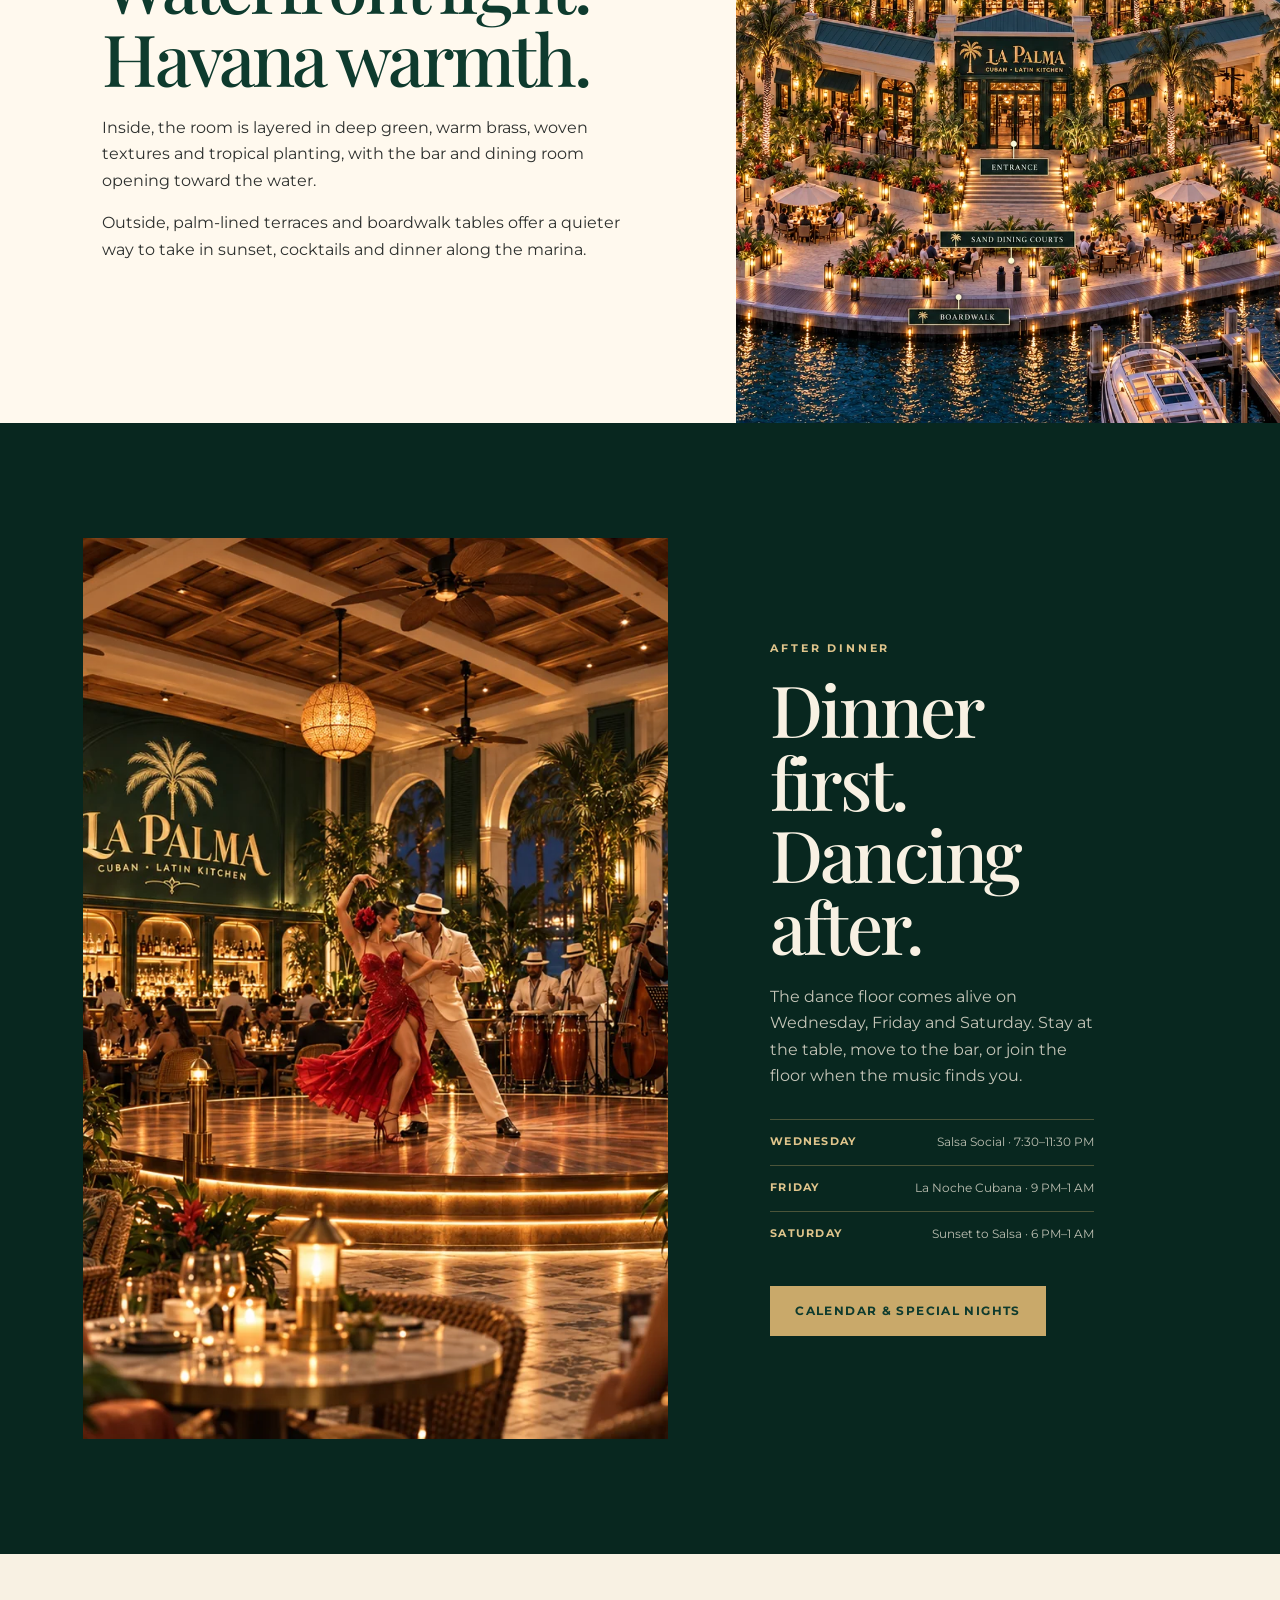
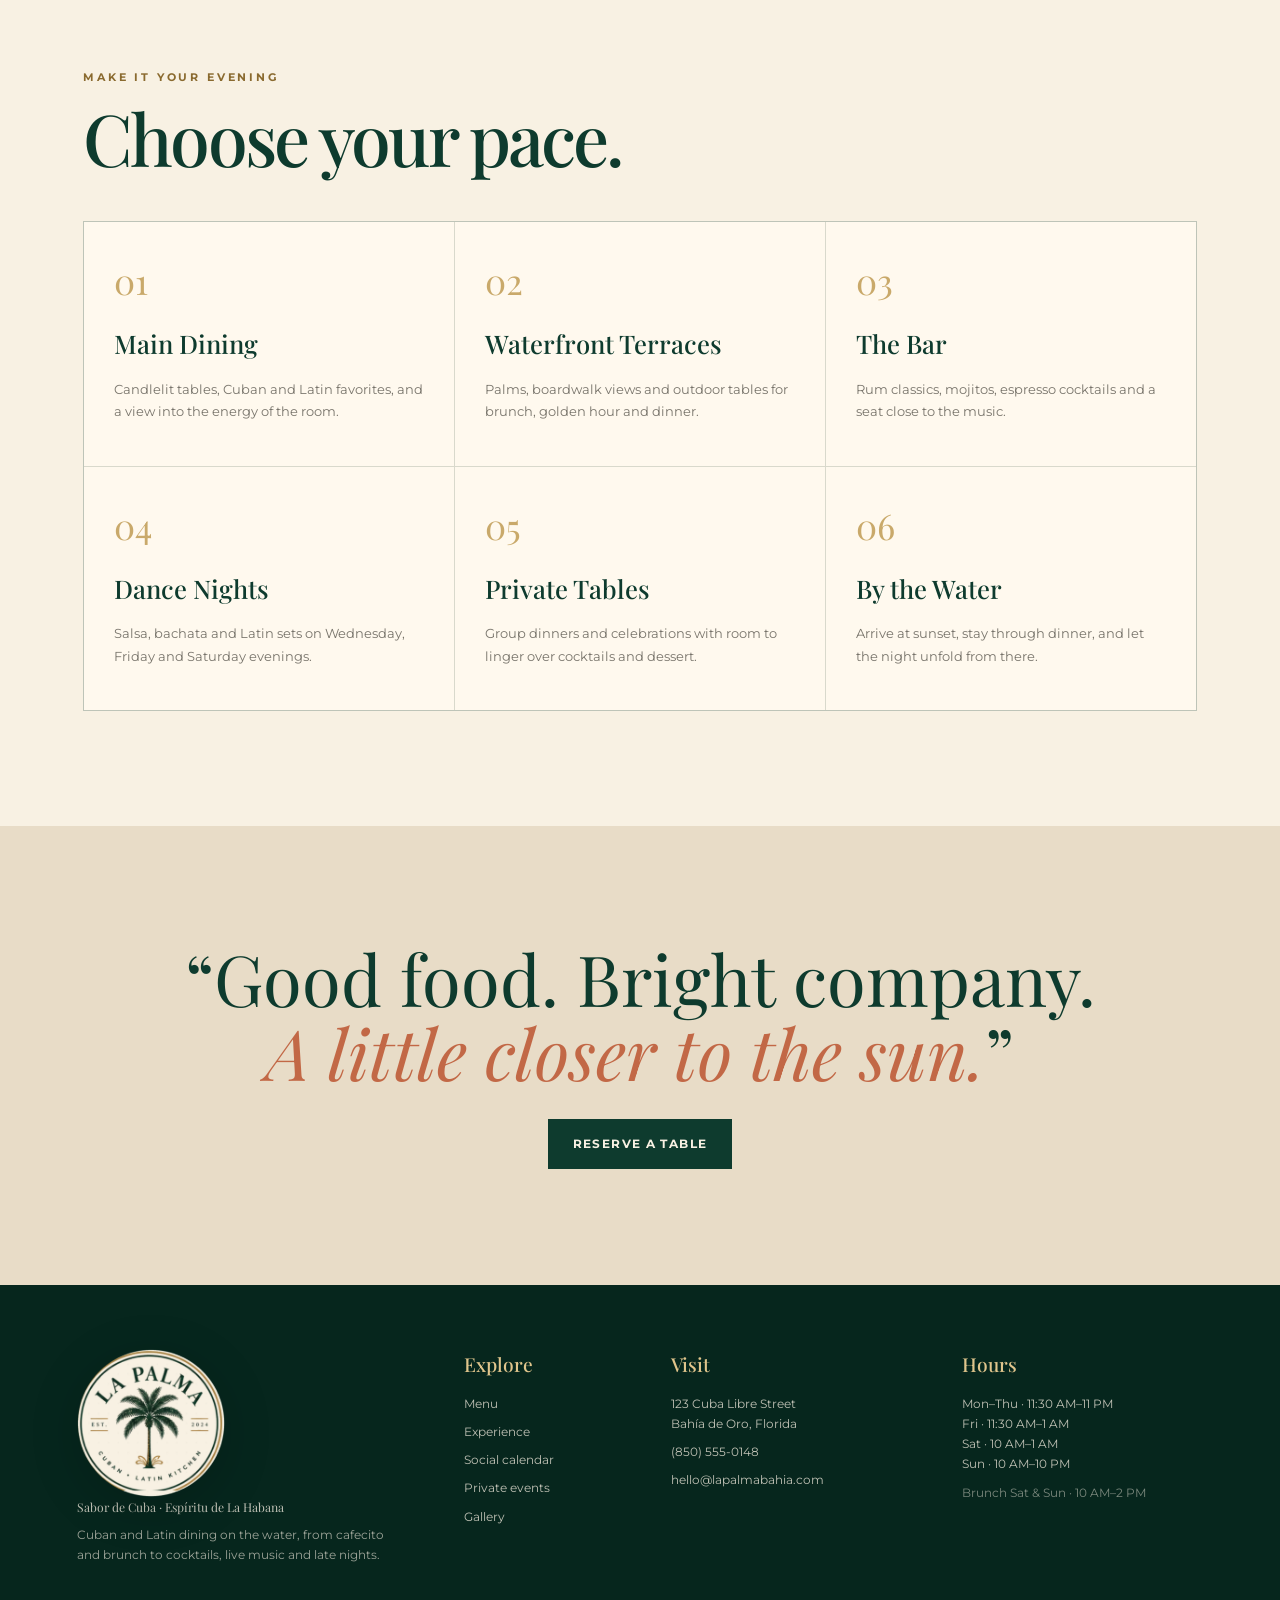
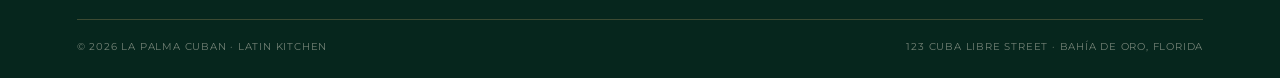
<file: experience.html>
<!doctype html>
<html lang="en"><head>
<meta charset="utf-8"><meta name="viewport" content="width=device-width,initial-scale=1,viewport-fit=cover"><meta name="theme-color" content="#0E3B2E">
<meta name="description" content="Discover La Palma’s waterfront dining room, Cuban and Latin kitchen, bar, live music and dance nights."><meta property="og:title" content="Experience | La Palma"><meta property="og:description" content="Discover La Palma’s waterfront dining room, Cuban and Latin kitchen, bar, live music and dance nights."><meta property="og:image" content="social-card.jpg">
<title>Experience | La Palma</title><link rel="icon" href="favicon.png"><link rel="preconnect" href="https://fonts.googleapis.com"><link rel="preconnect" href="https://fonts.gstatic.com" crossorigin>
<link href="https://fonts.googleapis.com/css2?family=Allura&family=Montserrat:wght@400;500;600;700&family=Playfair+Display:ital,wght@0,500;0,600;0,700;1,500&display=swap" rel="stylesheet">
<link rel="stylesheet" href="styles.css"><script defer src="site-config.js"></script><script defer src="main.js"></script>
</head><body class="page-experience"><header class="site-header" data-header>
  <a class="brand" href="index.html" aria-label="La Palma home"><img src="logo-primary.png" alt="La Palma Cuban Latin Kitchen"></a>
  <button class="nav-toggle" aria-label="Open navigation" aria-expanded="false" data-nav-toggle><span></span><span></span><span></span></button>
  <nav class="site-nav" data-nav><a class="nav-link " href="index.html">Home</a><a class="nav-link " href="menu.html">Menu</a><a class="nav-link active" href="experience.html">Experience</a><a class="nav-link " href="events.html">Events</a><a class="nav-link " href="private-events.html">Private Events</a><a class="nav-link " href="gallery.html">Gallery</a><a class="button button-small" href="reservations.html">Reservations</a></nav>
</header><main>
<section class="page-hero experience-hero"><div class="page-hero-media"><img src="dining-room.webp" alt="La Palma dining room"></div><div class="page-hero-overlay"></div><div class="page-hero-copy reveal"><p class="eyebrow light">From cafecito to the last dance</p><h1>The La Palma Experience</h1><p>A waterfront dining room that eases from lunch and golden hour into dinner, live music and dancing after dark.</p></div></section>
<section class="section experience-intro"><div class="section-heading centered reveal"><p class="eyebrow">One place · many moods</p><h2>Come early. Stay late.</h2><p>La Palma changes gently with the hour — bright by day, glowing at dinner, and livelier after dark when the music begins.</p></div><div class="dayparts">
<div class="daypart reveal"><span>11:30</span><h3>Lunch</h3><p>Pressed Cubanos, bowls, Cuban plates and lunch by the water.</p></div><div class="daypart reveal"><span>4:00</span><h3>Golden Hour</h3><p>Mojitos, rum classics and cafecito as the light softens over the water.</p></div><div class="daypart reveal"><span>6:00</span><h3>Dinner</h3><p>Seafood, lechón, ropa vieja and churrasco over candlelight and conversation.</p></div><div class="daypart reveal"><span>After 8</span><h3>Social Night</h3><p>On select nights, live music and dancing carry the evening well past dinner.</p></div></div></section>
<section class="section image-copy"><div class="copy-panel reveal"><p class="eyebrow">The setting</p><h2>Waterfront light.<br>Havana warmth.</h2><p>Inside, the room is layered in deep green, warm brass, woven textures and tropical planting, with the bar and dining room opening toward the water.</p><p>Outside, palm-lined terraces and boardwalk tables offer a quieter way to take in sunset, cocktails and dinner along the marina.</p></div><div class="image-panel reveal"><img src="venue-closed.webp" alt="La Palma waterfront restaurant"></div></section>
<section class="section dark-section"><div class="split-stage"><div class="stage-photo reveal"><img src="dance-floor.webp" alt="Dance floor at La Palma"></div><div class="stage-copy reveal"><p class="eyebrow light">After dinner</p><h2>Dinner first. Dancing after.</h2><p>The dance floor comes alive on Wednesday, Friday and Saturday. Stay at the table, move to the bar, or join the floor when the music finds you.</p><div class="schedule-lines"><div><b>Wednesday</b><span>Salsa Social · 7:30–11:30 PM</span></div><div><b>Friday</b><span>La Noche Cubana · 9 PM–1 AM</span></div><div><b>Saturday</b><span>Sunset to Salsa · 6 PM–1 AM</span></div></div><a class="button" href="events.html">Calendar & special nights</a></div></div></section>
<section class="section three-pillars"><div class="section-heading reveal"><p class="eyebrow">Make it your evening</p><h2>Choose your pace.</h2></div><div class="pillar-grid"><article class="reveal"><span>01</span><h3>Main Dining</h3><p>Candlelit tables, Cuban and Latin favorites, and a view into the energy of the room.</p></article><article class="reveal"><span>02</span><h3>Waterfront Terraces</h3><p>Palms, boardwalk views and outdoor tables for brunch, golden hour and dinner.</p></article><article class="reveal"><span>03</span><h3>The Bar</h3><p>Rum classics, mojitos, espresso cocktails and a seat close to the music.</p></article><article class="reveal"><span>04</span><h3>Dance Nights</h3><p>Salsa, bachata and Latin sets on Wednesday, Friday and Saturday evenings.</p></article><article class="reveal"><span>05</span><h3>Private Tables</h3><p>Group dinners and celebrations with room to linger over cocktails and dessert.</p></article><article class="reveal"><span>06</span><h3>By the Water</h3><p>Arrive at sunset, stay through dinner, and let the night unfold from there.</p></article></div></section>
<section class="section quote-band"><div class="reveal"><p>“Good food. Bright company.<br><em>A little closer to the sun.</em>”</p><a class="button button-dark" href="reservations.html">Reserve a table</a></div></section>
</main><footer class="site-footer">
  <div class="footer-main">
    <div class="footer-brand"><img src="logo-badge.png" alt="La Palma badge"><p>Sabor de Cuba · Espíritu de La Habana</p><p class="footer-note">Cuban and Latin dining on the water, from cafecito and brunch to cocktails, live music and late nights.</p></div>
    <div><h3>Explore</h3><a href="menu.html">Menu</a><a href="experience.html">Experience</a><a href="events.html">Social calendar</a><a href="private-events.html">Private events</a><a href="gallery.html">Gallery</a></div>
    <div><h3>Visit</h3><p>123 Cuba Libre Street<br>Bahía de Oro, Florida</p><a href="tel:+18505550148">(850) 555-0148</a><a href="mailto:hello@lapalmabahia.com">hello@lapalmabahia.com</a></div>
    <div><h3>Hours</h3><p>Mon–Thu · 11:30 AM–11 PM<br>Fri · 11:30 AM–1 AM<br>Sat · 10 AM–1 AM<br>Sun · 10 AM–10 PM</p><p class="muted">Brunch Sat & Sun · 10 AM–2 PM</p></div>
  </div>
  <div class="footer-bottom"><span>© <span data-year></span> La Palma Cuban · Latin Kitchen</span><span>123 Cuba Libre Street · Bahía de Oro, Florida</span></div>
</footer></body></html>
</file>
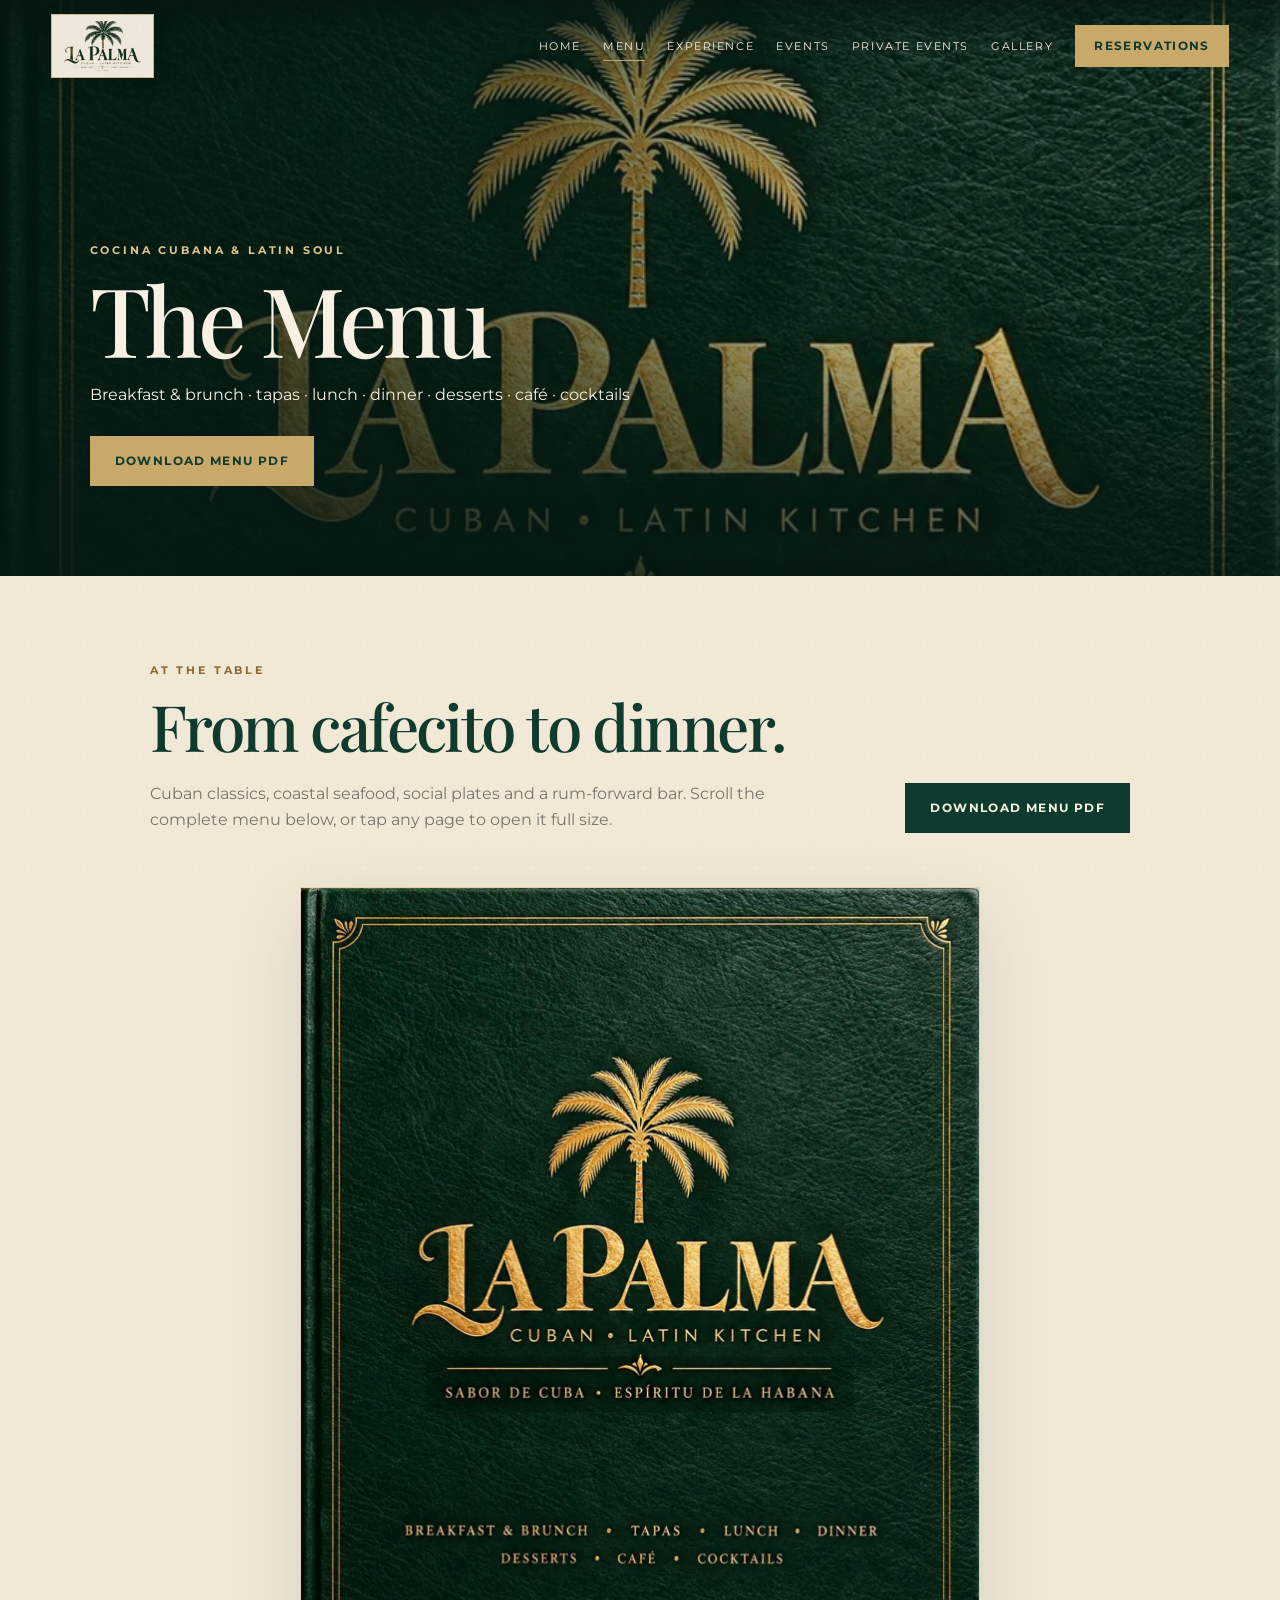
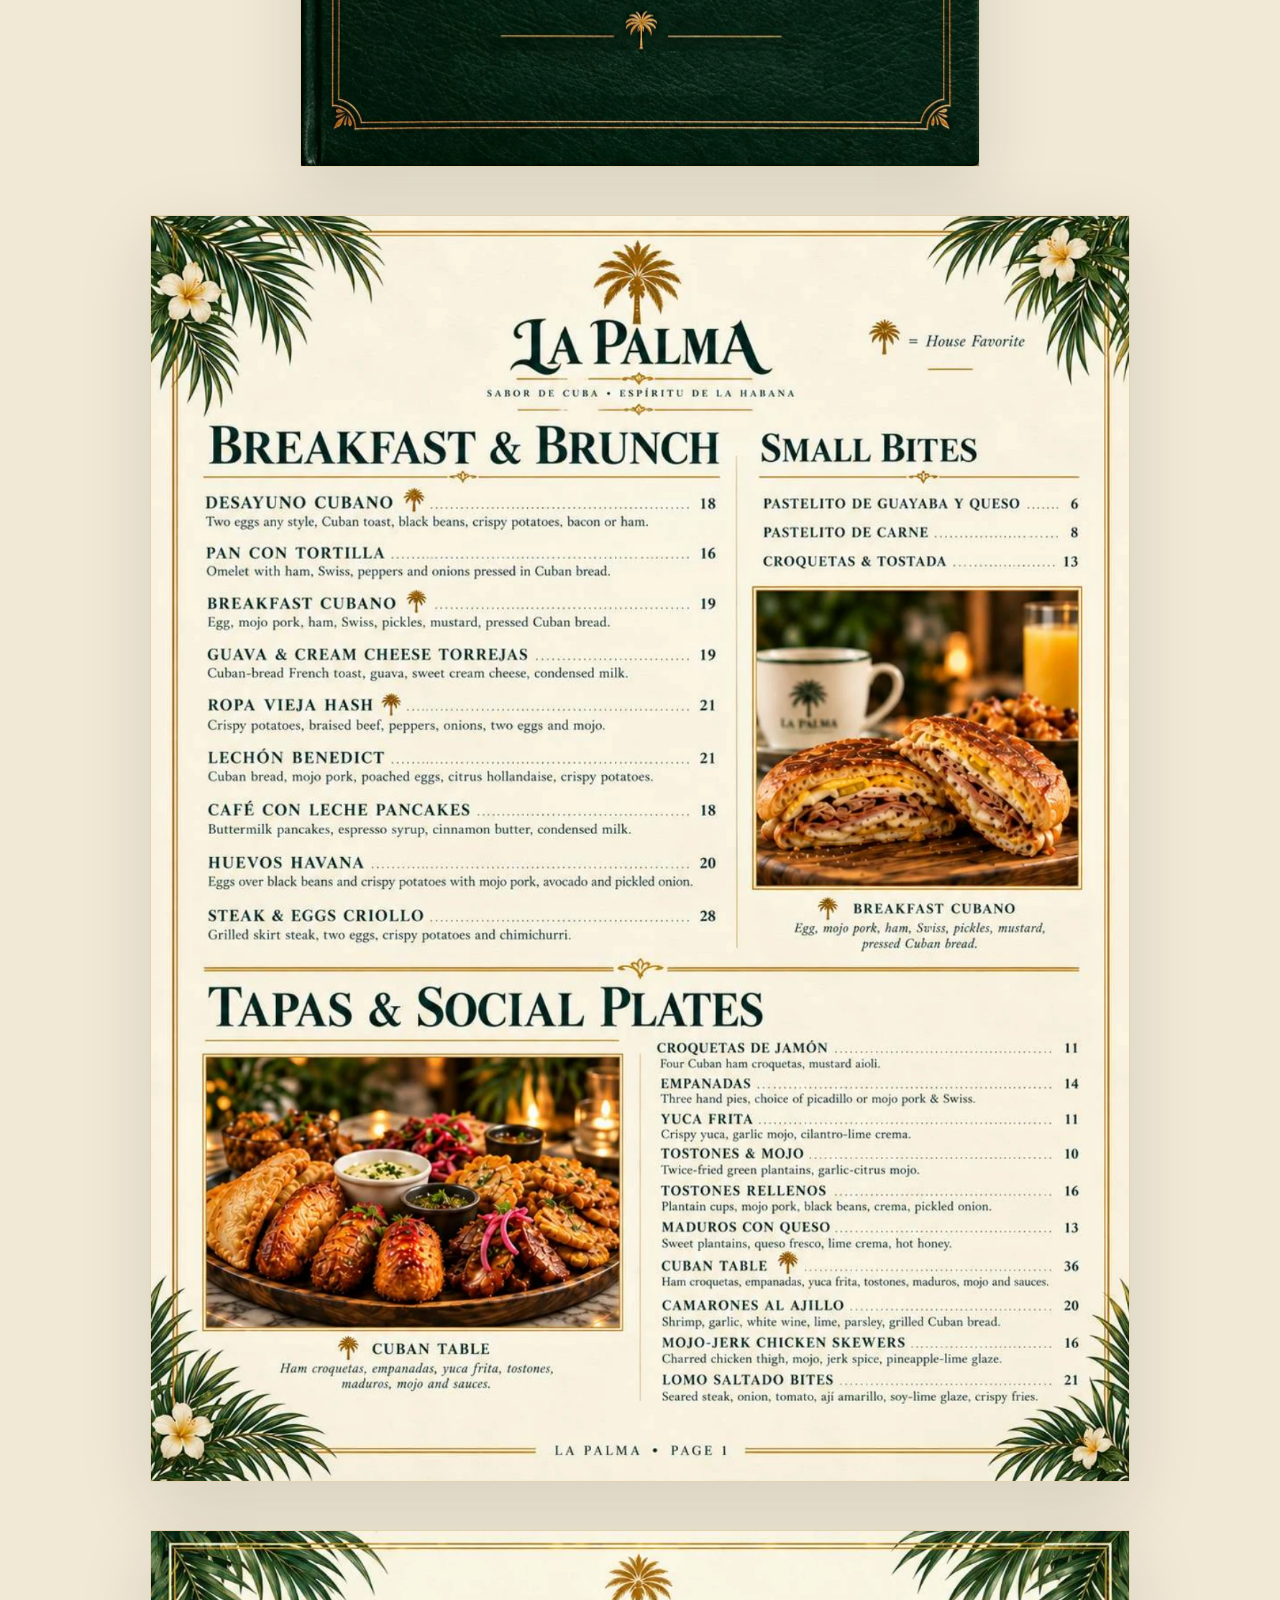
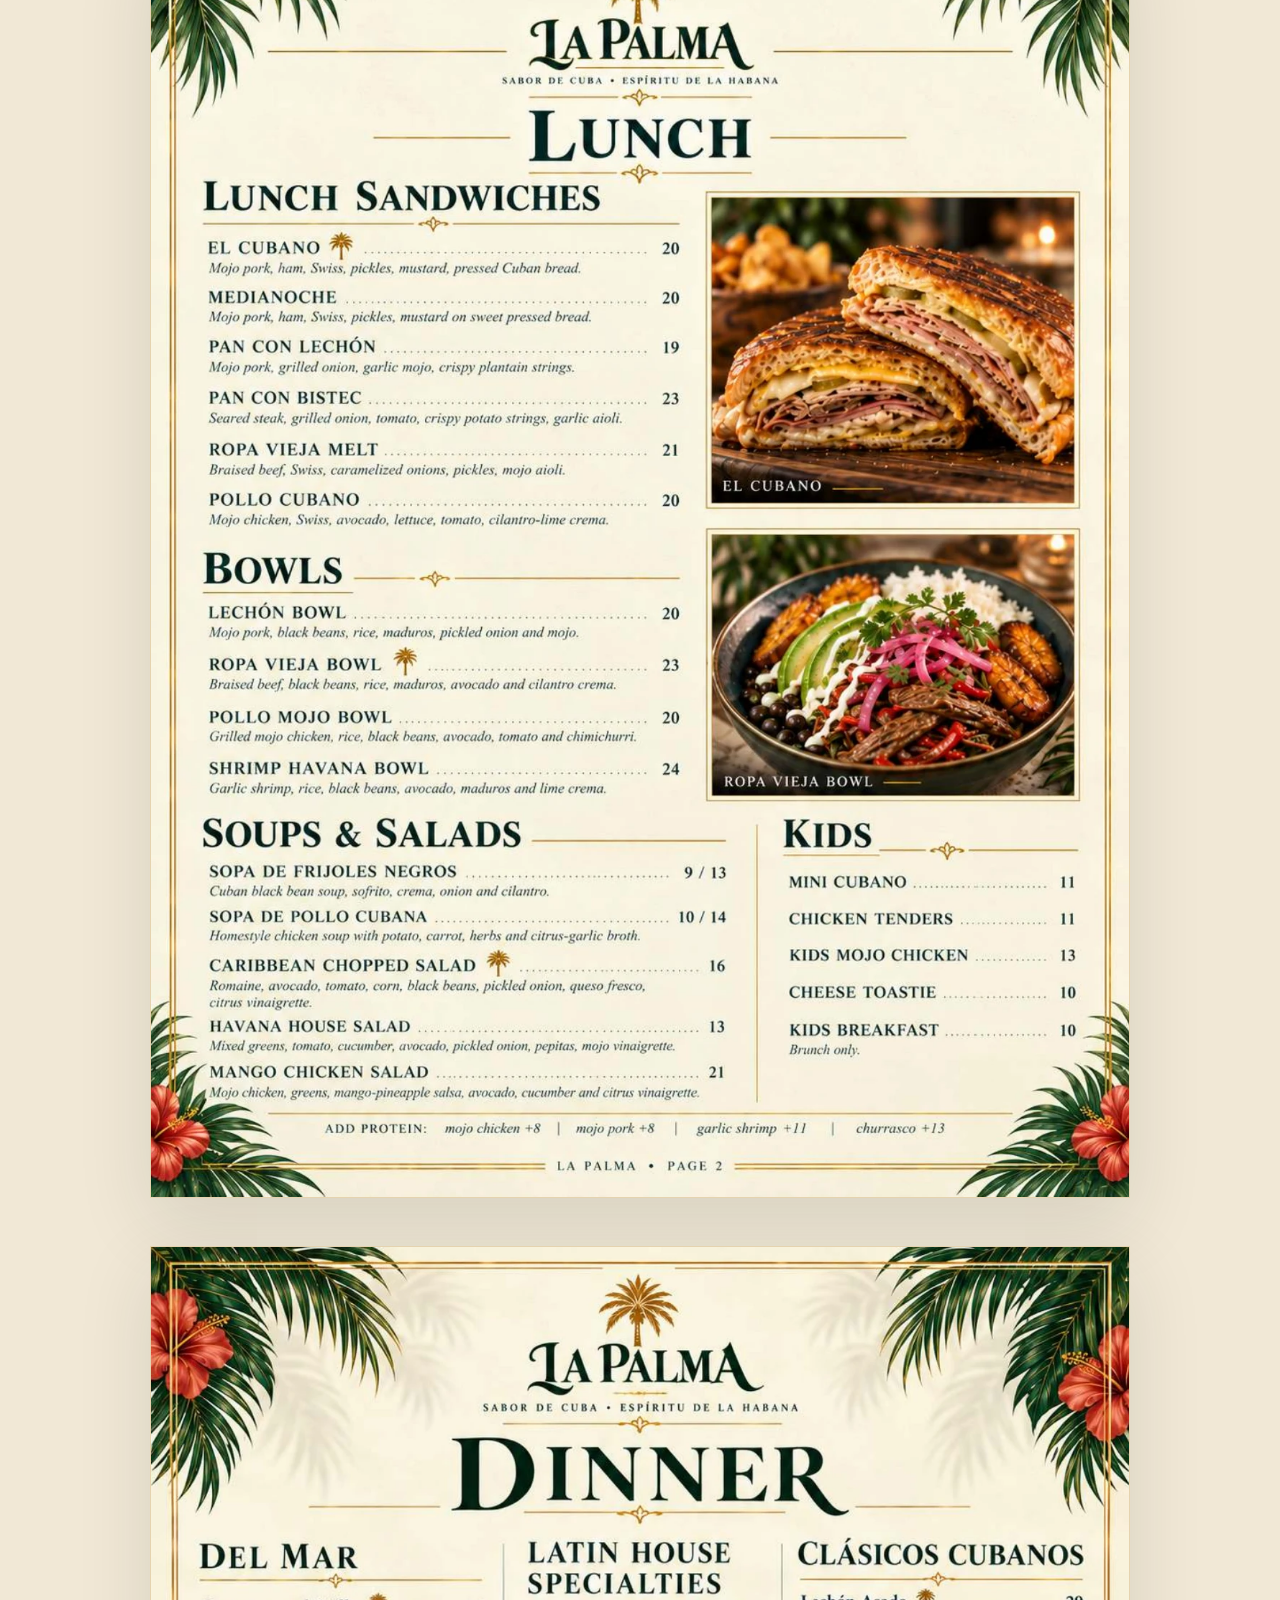
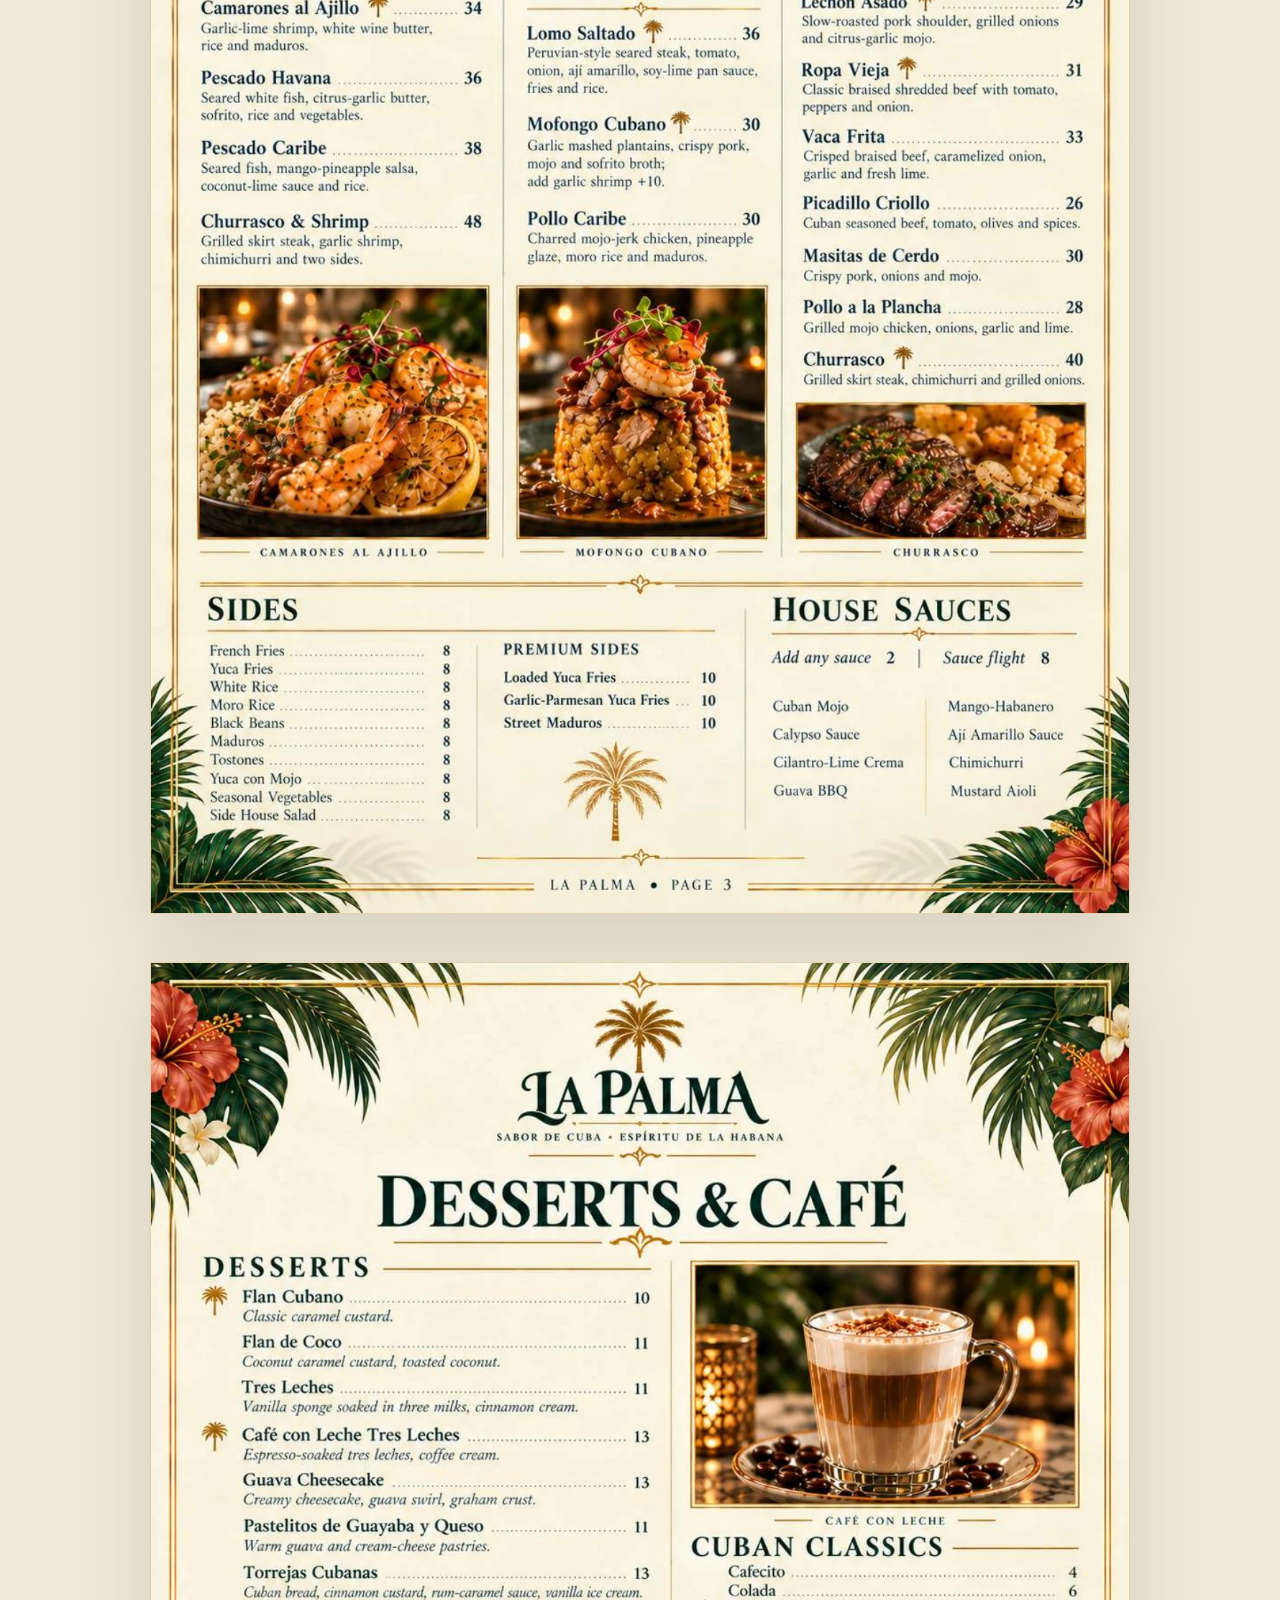
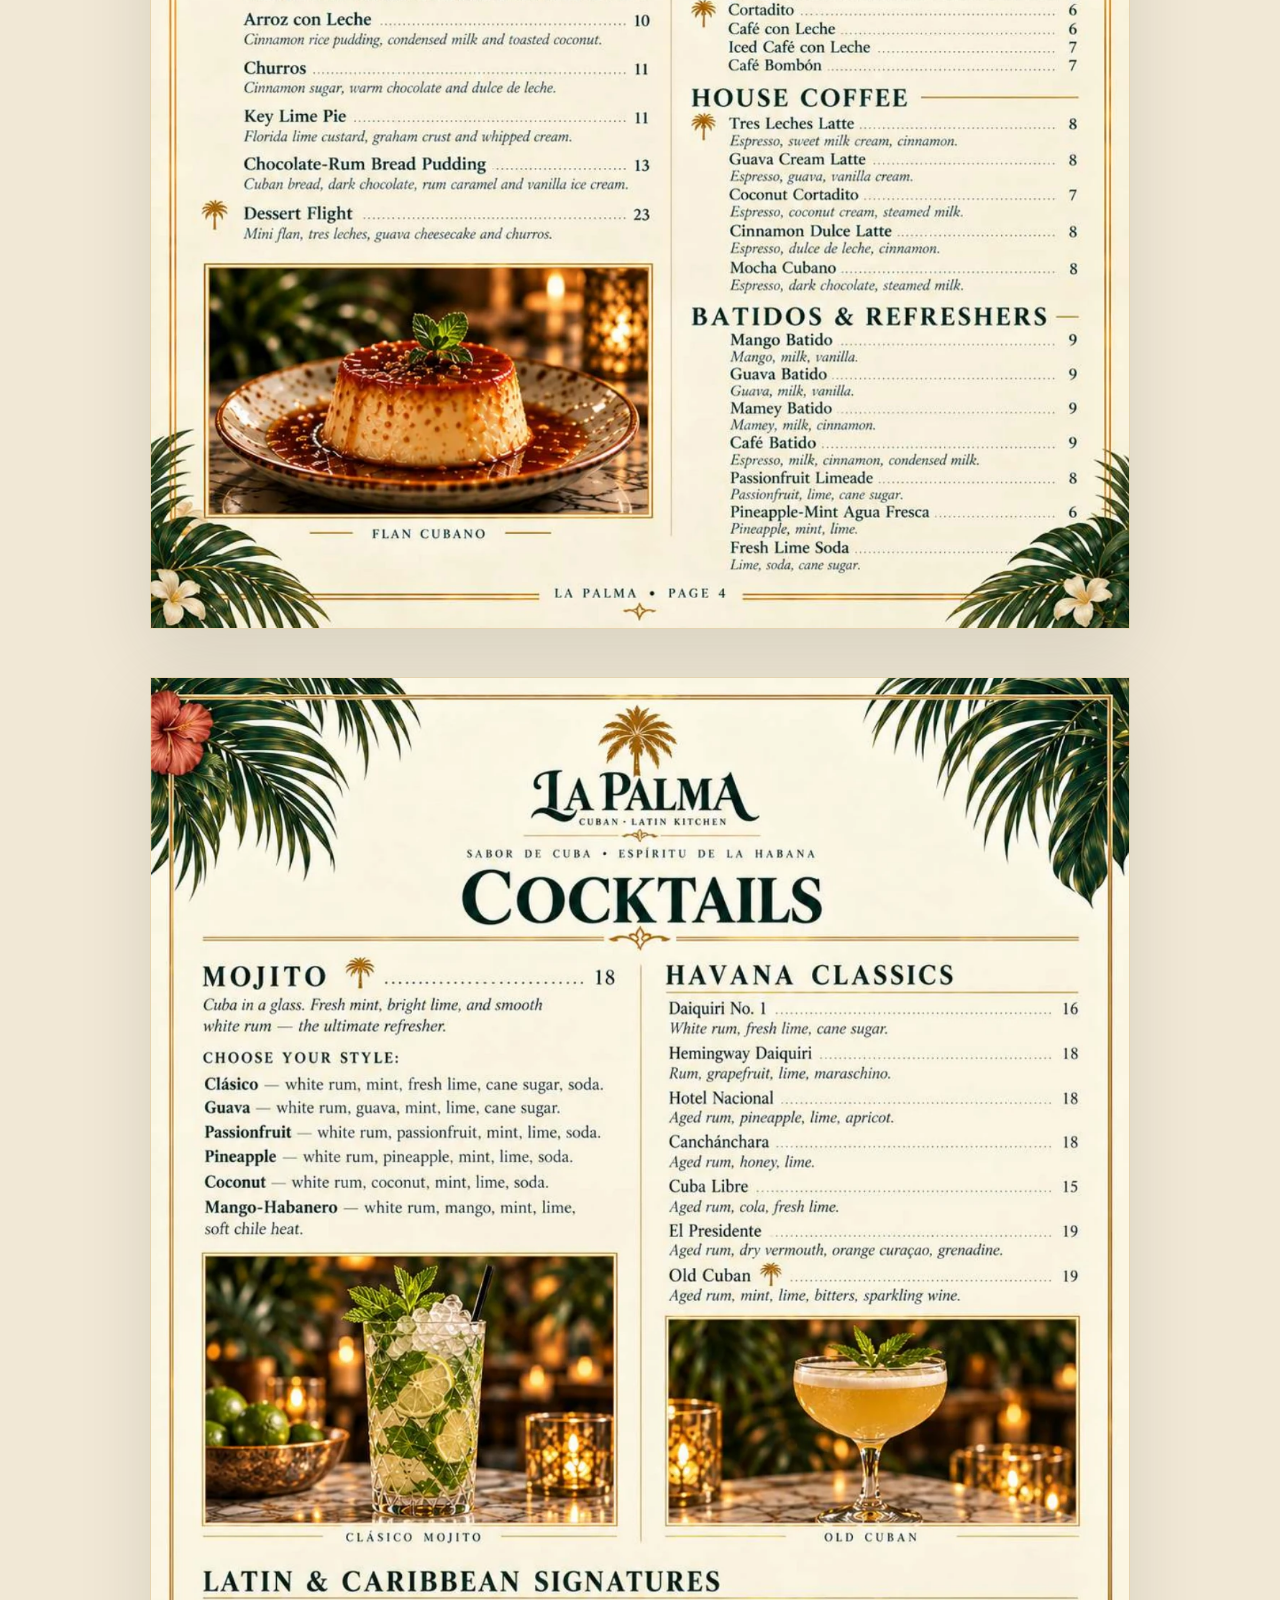
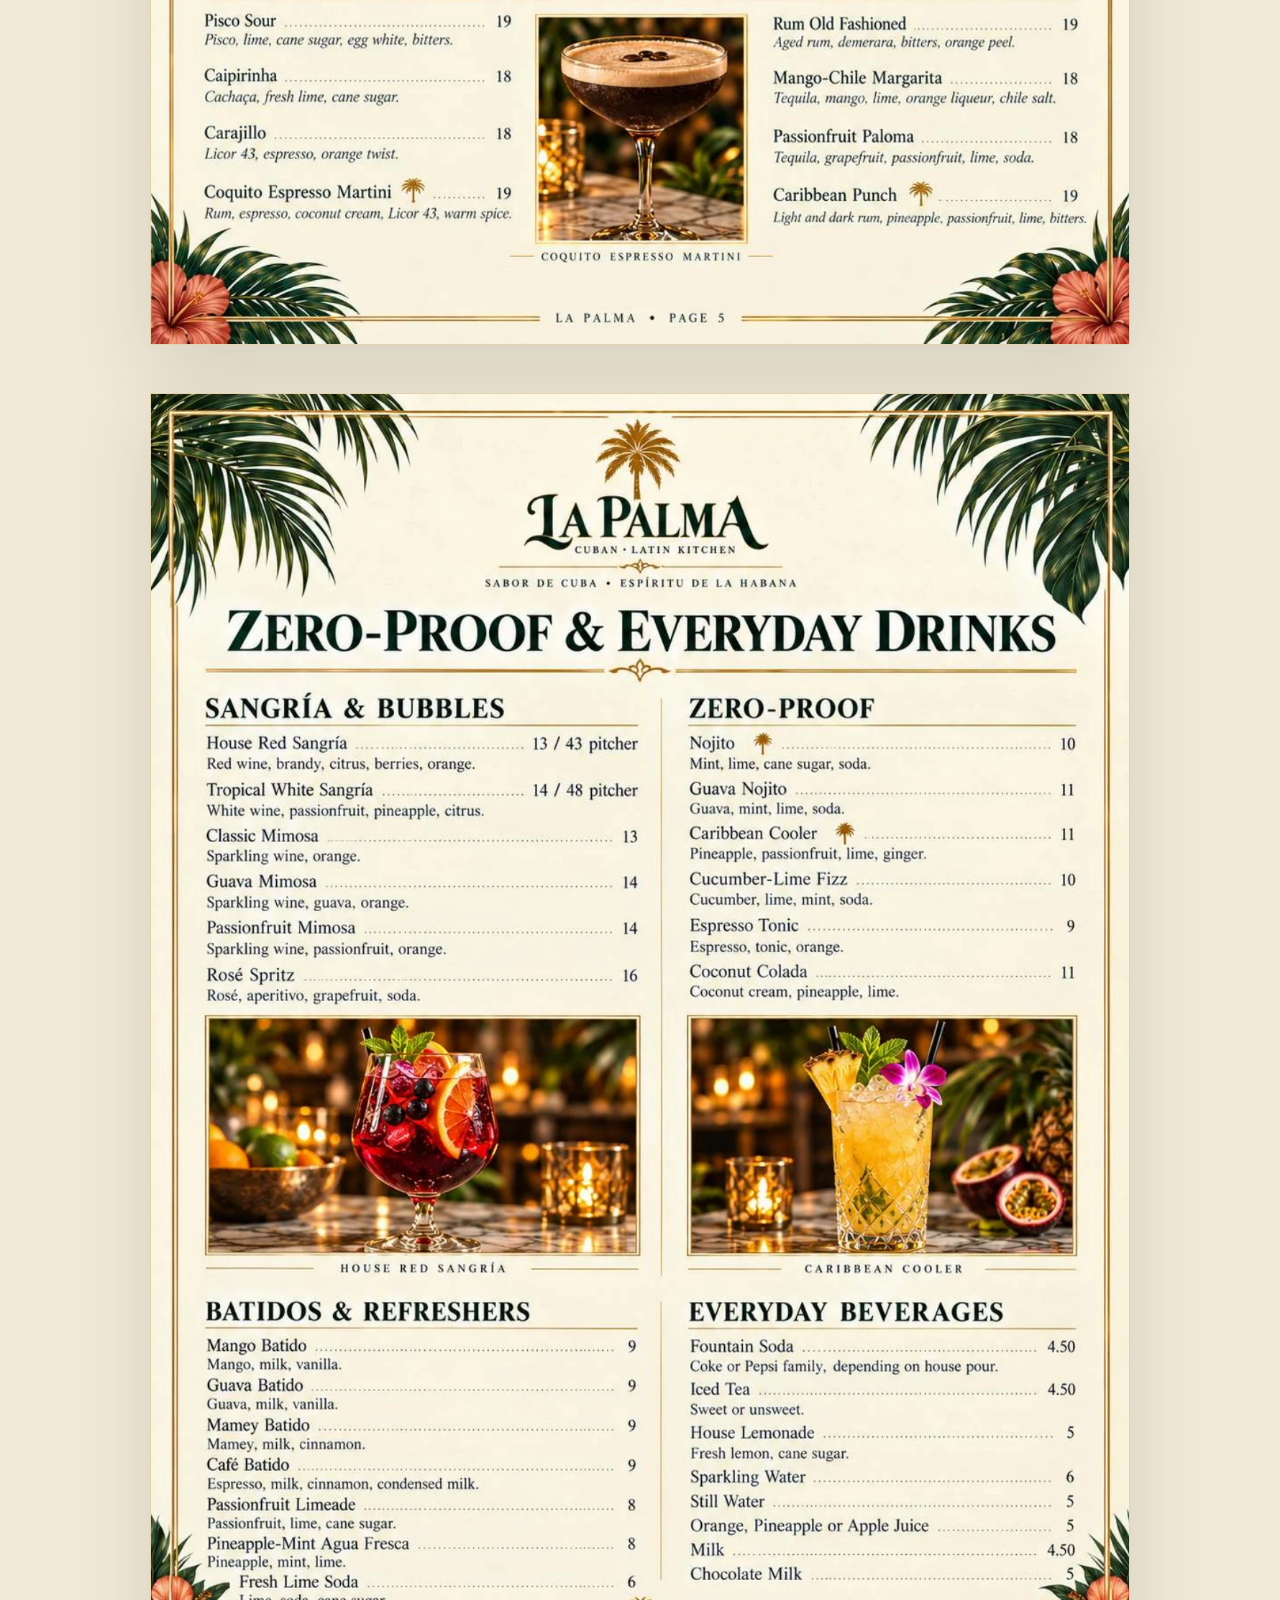
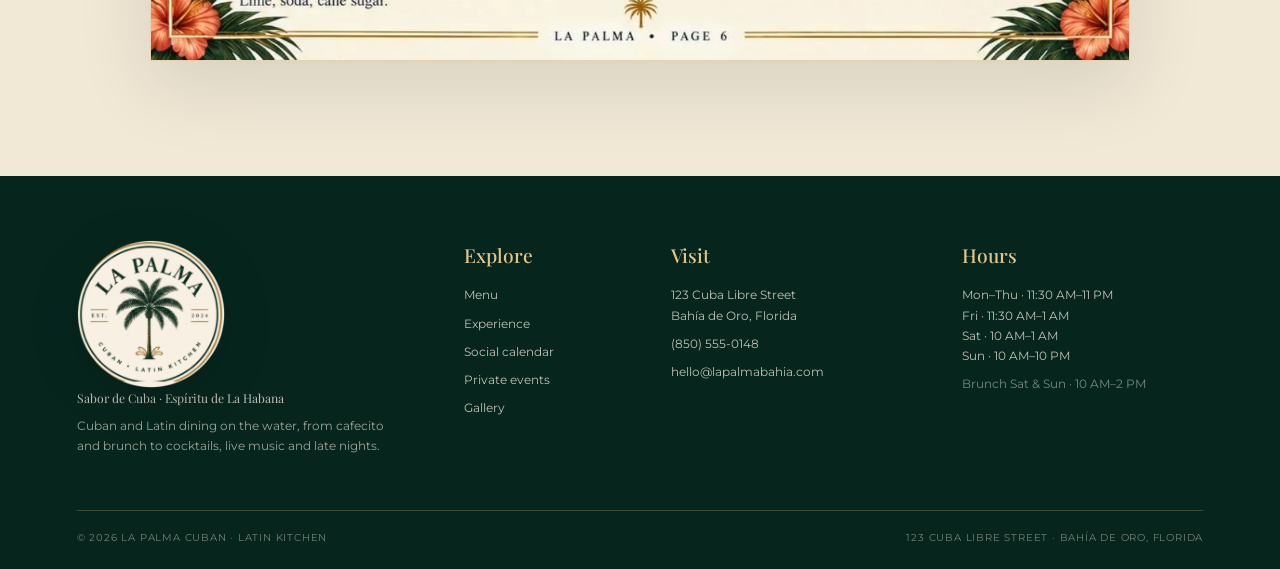
<file: menu.html>
<!doctype html>
<html lang="en"><head>
<meta charset="utf-8"><meta name="viewport" content="width=device-width,initial-scale=1,viewport-fit=cover"><meta name="theme-color" content="#0E3B2E">
<meta name="description" content="Explore the complete La Palma Cuban and Latin Kitchen menu, from brunch and social plates to dinner, café and cocktails."><meta property="og:title" content="Menu | La Palma"><meta property="og:description" content="Explore the complete La Palma Cuban and Latin Kitchen menu, from brunch and social plates to dinner, café and cocktails."><meta property="og:image" content="social-card.jpg">
<title>Menu | La Palma</title><link rel="icon" href="favicon.png"><link rel="preconnect" href="https://fonts.googleapis.com"><link rel="preconnect" href="https://fonts.gstatic.com" crossorigin>
<link href="https://fonts.googleapis.com/css2?family=Allura&family=Montserrat:wght@400;500;600;700&family=Playfair+Display:ital,wght@0,500;0,600;0,700;1,500&display=swap" rel="stylesheet">
<link rel="stylesheet" href="styles.css"><script defer src="site-config.js"></script><script defer src="main.js"></script>
</head><body class="page-menu"><header class="site-header" data-header>
  <a class="brand" href="index.html" aria-label="La Palma home"><img src="logo-primary.png" alt="La Palma Cuban Latin Kitchen"></a>
  <button class="nav-toggle" aria-label="Open navigation" aria-expanded="false" data-nav-toggle><span></span><span></span><span></span></button>
  <nav class="site-nav" data-nav><a class="nav-link " href="index.html">Home</a><a class="nav-link active" href="menu.html">Menu</a><a class="nav-link " href="experience.html">Experience</a><a class="nav-link " href="events.html">Events</a><a class="nav-link " href="private-events.html">Private Events</a><a class="nav-link " href="gallery.html">Gallery</a><a class="button button-small" href="reservations.html">Reservations</a></nav>
</header><main>
<section class="page-hero compact-hero menu-hero"><div class="page-hero-media"><img src="menu-cover.webp" alt="La Palma menu cover"></div><div class="page-hero-overlay"></div><div class="page-hero-copy reveal"><p class="eyebrow light">Cocina cubana & Latin soul</p><h1>The Menu</h1><p>Breakfast & brunch · tapas · lunch · dinner · desserts · café · cocktails</p><div class="hero-actions"><a class="button" href="LaPalmaMENU.pdf" download>Download Menu PDF</a></div></div></section>

<section class="section menu-image-section">
  <div class="menu-image-intro reveal">
    <div><p class="eyebrow">At the table</p><h2>From cafecito to dinner.</h2><p>Cuban classics, coastal seafood, social plates and a rum-forward bar. Scroll the complete menu below, or tap any page to open it full size.</p></div>
    <a class="button button-dark" href="LaPalmaMENU.pdf" download>Download Menu PDF</a>
  </div>
  <div class="menu-pages" aria-label="La Palma menu pages">
    <a class="menu-page menu-page-cover reveal" href="menu-page-1.webp" target="_blank" rel="noopener" aria-label="Open menu cover full size"><img src="menu-page-1.webp" alt="La Palma menu cover" decoding="async"></a>
    <a class="menu-page reveal" href="menu-page-2.webp" target="_blank" rel="noopener" aria-label="Open breakfast, brunch and tapas menu full size"><img src="menu-page-2.webp" alt="La Palma breakfast, brunch and tapas menu" loading="lazy" decoding="async"></a>
    <a class="menu-page reveal" href="menu-page-3.webp" target="_blank" rel="noopener" aria-label="Open lunch menu full size"><img src="menu-page-3.webp" alt="La Palma lunch menu" loading="lazy" decoding="async"></a>
    <a class="menu-page reveal" href="menu-page-4.webp" target="_blank" rel="noopener" aria-label="Open dinner menu full size"><img src="menu-page-4.webp" alt="La Palma dinner menu" loading="lazy" decoding="async"></a>
    <a class="menu-page reveal" href="menu-page-5.webp" target="_blank" rel="noopener" aria-label="Open desserts and cafe menu full size"><img src="menu-page-5.webp" alt="La Palma desserts and cafe menu" loading="lazy" decoding="async"></a>
    <a class="menu-page reveal" href="menu-page-6.webp" target="_blank" rel="noopener" aria-label="Open cocktails menu full size"><img src="menu-page-6.webp" alt="La Palma cocktails menu" loading="lazy" decoding="async"></a>
    <a class="menu-page reveal" href="menu-page-7.webp" target="_blank" rel="noopener" aria-label="Open zero-proof and everyday drinks menu full size"><img src="menu-page-7.webp" alt="La Palma zero-proof, sangria and everyday drinks menu" loading="lazy" decoding="async"></a>
  </div>
</section>
</main><footer class="site-footer">
  <div class="footer-main">
    <div class="footer-brand"><img src="logo-badge.png" alt="La Palma badge"><p>Sabor de Cuba · Espíritu de La Habana</p><p class="footer-note">Cuban and Latin dining on the water, from cafecito and brunch to cocktails, live music and late nights.</p></div>
    <div><h3>Explore</h3><a href="menu.html">Menu</a><a href="experience.html">Experience</a><a href="events.html">Social calendar</a><a href="private-events.html">Private events</a><a href="gallery.html">Gallery</a></div>
    <div><h3>Visit</h3><p>123 Cuba Libre Street<br>Bahía de Oro, Florida</p><a href="tel:+18505550148">(850) 555-0148</a><a href="mailto:hello@lapalmabahia.com">hello@lapalmabahia.com</a></div>
    <div><h3>Hours</h3><p>Mon–Thu · 11:30 AM–11 PM<br>Fri · 11:30 AM–1 AM<br>Sat · 10 AM–1 AM<br>Sun · 10 AM–10 PM</p><p class="muted">Brunch Sat & Sun · 10 AM–2 PM</p></div>
  </div>
  <div class="footer-bottom"><span>© <span data-year></span> La Palma Cuban · Latin Kitchen</span><span>123 Cuba Libre Street · Bahía de Oro, Florida</span></div>
</footer></body></html>
</file>
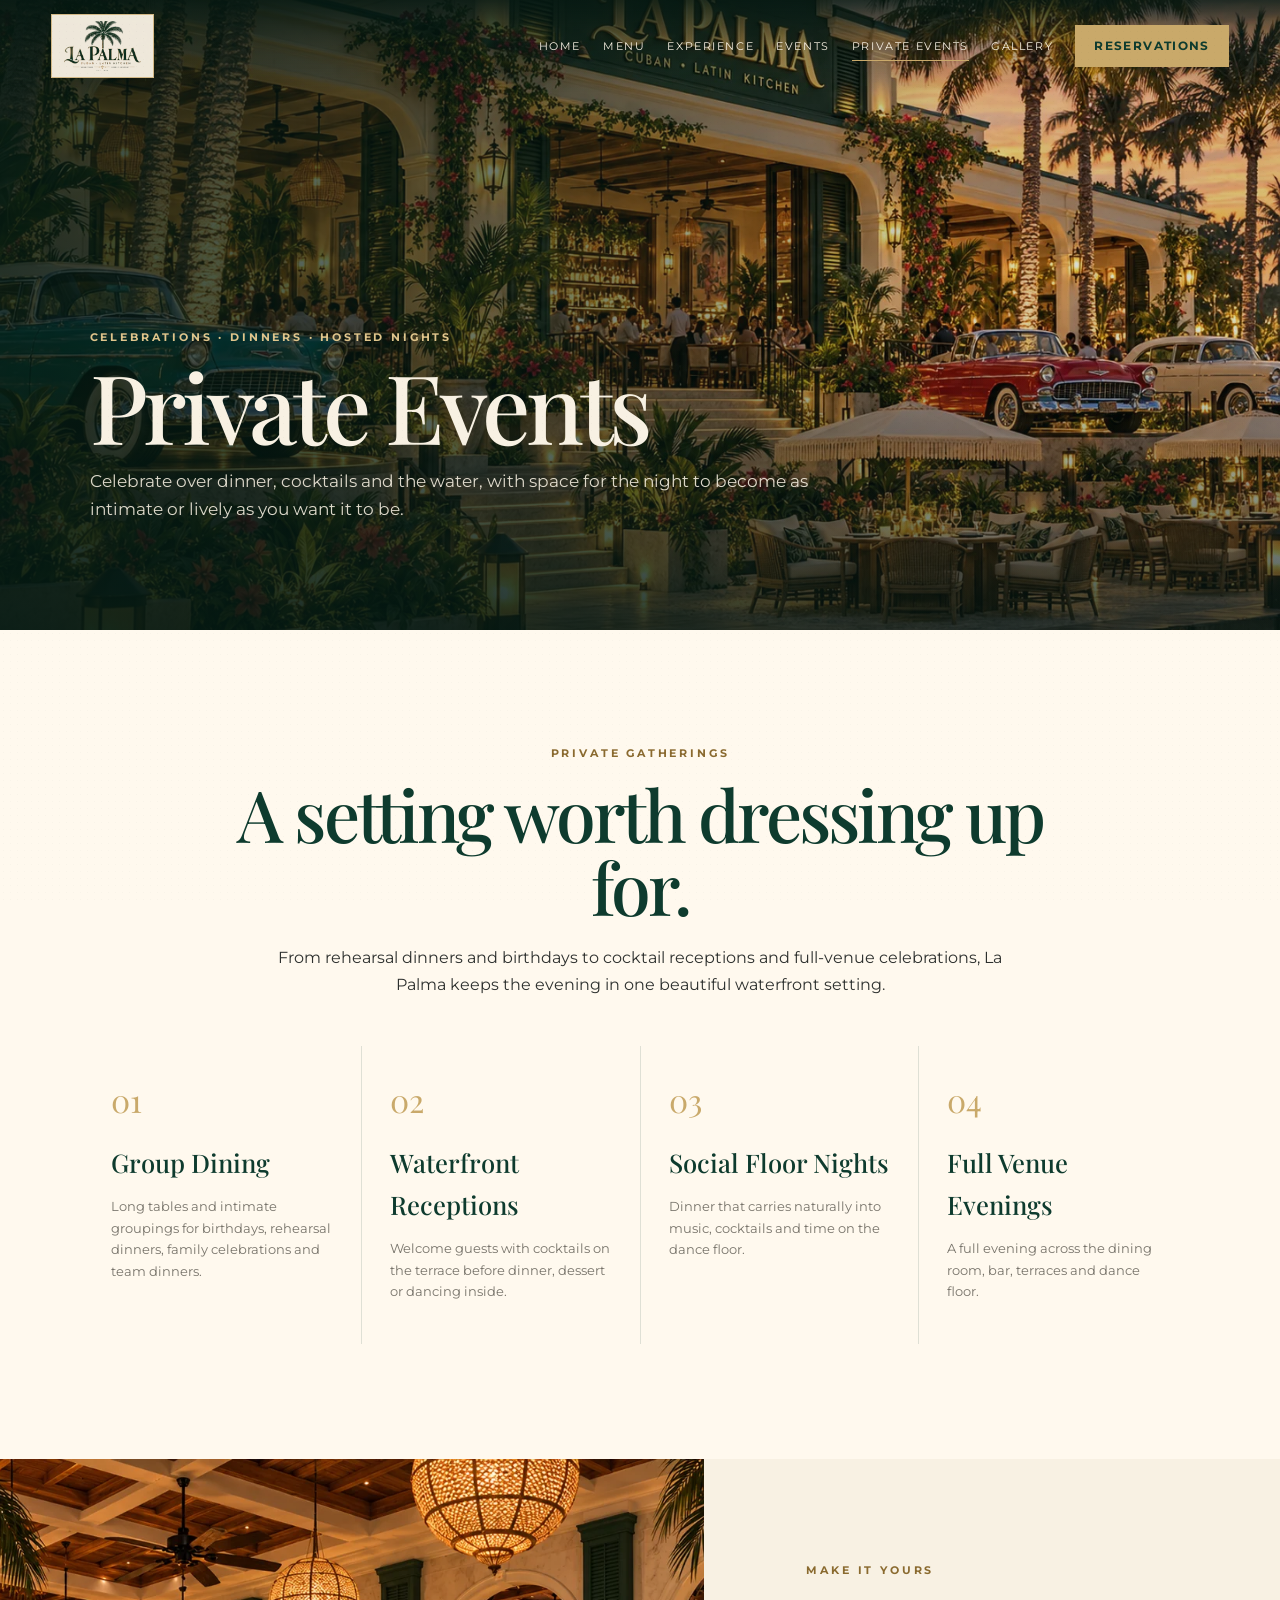
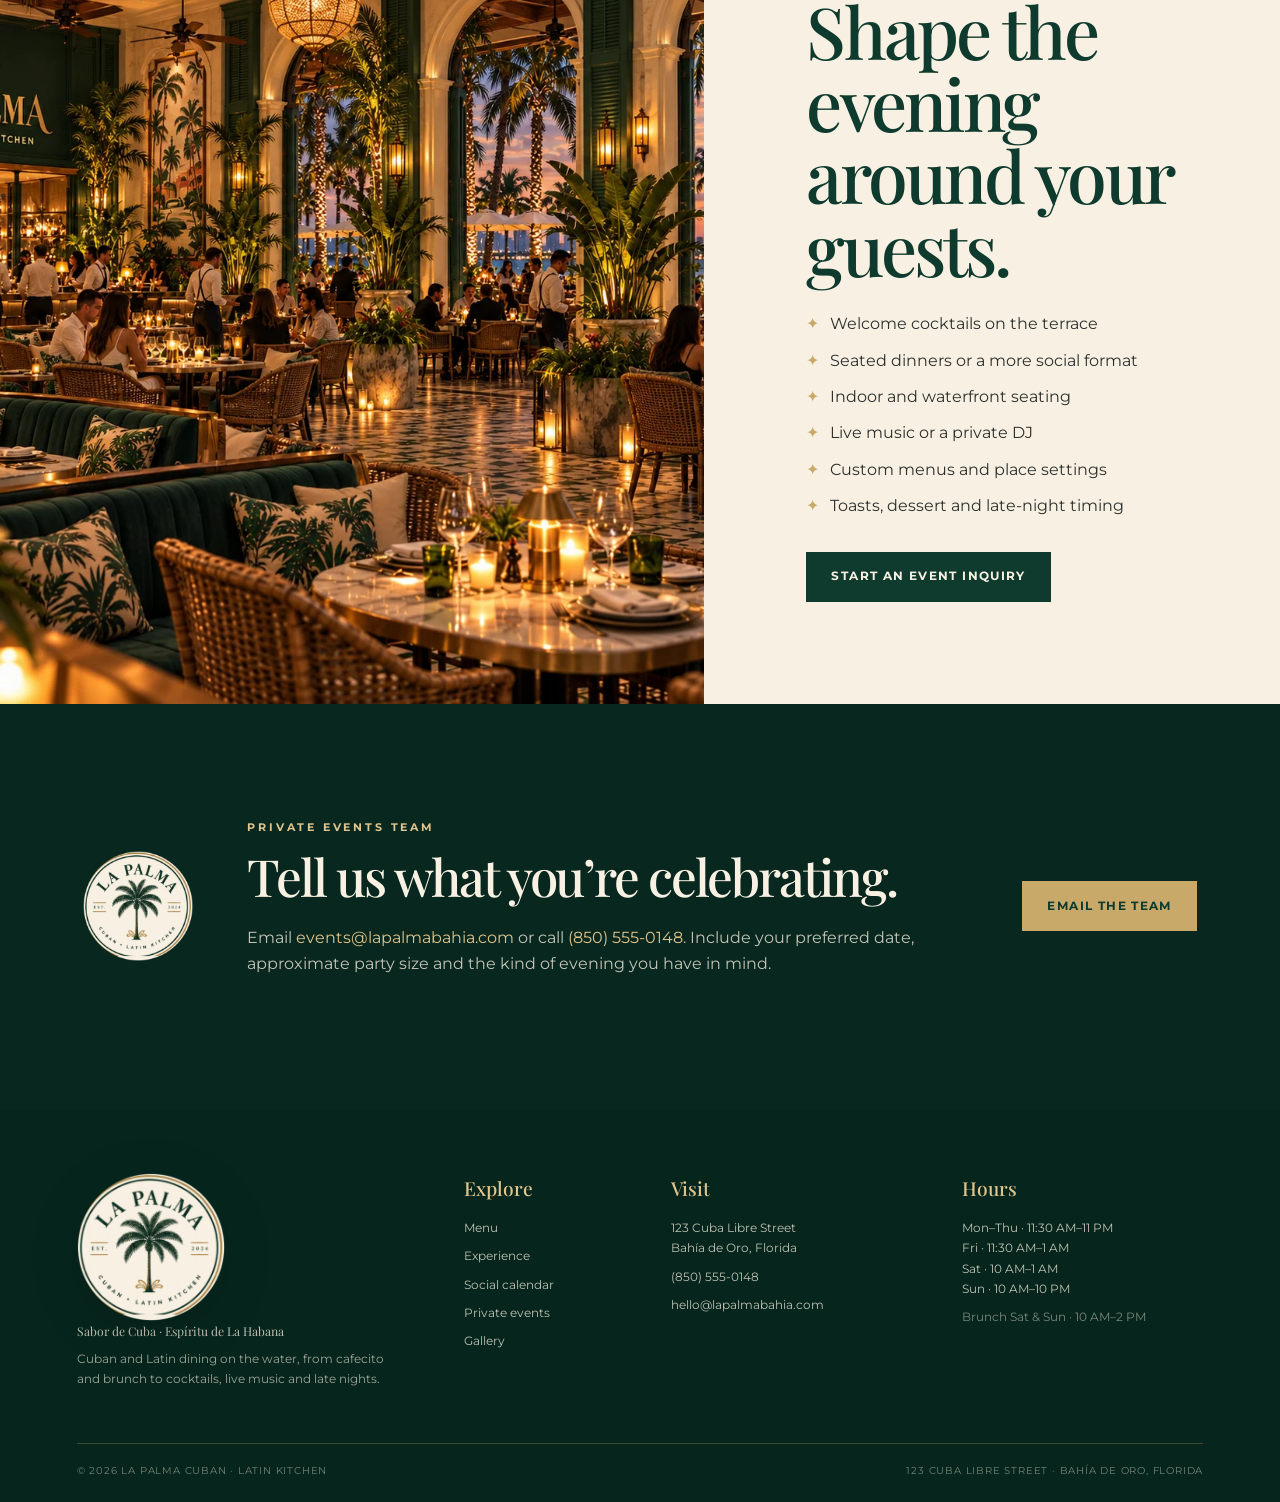
<file: private-events.html>
<!doctype html>
<html lang="en"><head>
<meta charset="utf-8"><meta name="viewport" content="width=device-width,initial-scale=1,viewport-fit=cover"><meta name="theme-color" content="#0E3B2E">
<meta name="description" content="Plan group dining, waterfront receptions and private celebrations at La Palma."><meta property="og:title" content="Private Events | La Palma"><meta property="og:description" content="Plan group dining, waterfront receptions and private celebrations at La Palma."><meta property="og:image" content="social-card.jpg">
<title>Private Events | La Palma</title><link rel="icon" href="favicon.png"><link rel="preconnect" href="https://fonts.googleapis.com"><link rel="preconnect" href="https://fonts.gstatic.com" crossorigin>
<link href="https://fonts.googleapis.com/css2?family=Allura&family=Montserrat:wght@400;500;600;700&family=Playfair+Display:ital,wght@0,500;0,600;0,700;1,500&display=swap" rel="stylesheet">
<link rel="stylesheet" href="styles.css"><script defer src="site-config.js"></script><script defer src="main.js"></script>
</head><body class="page-private-events"><header class="site-header" data-header>
  <a class="brand" href="index.html" aria-label="La Palma home"><img src="logo-primary.png" alt="La Palma Cuban Latin Kitchen"></a>
  <button class="nav-toggle" aria-label="Open navigation" aria-expanded="false" data-nav-toggle><span></span><span></span><span></span></button>
  <nav class="site-nav" data-nav><a class="nav-link " href="index.html">Home</a><a class="nav-link " href="menu.html">Menu</a><a class="nav-link " href="experience.html">Experience</a><a class="nav-link " href="events.html">Events</a><a class="nav-link active" href="private-events.html">Private Events</a><a class="nav-link " href="gallery.html">Gallery</a><a class="button button-small" href="reservations.html">Reservations</a></nav>
</header><main>
<section class="page-hero private-hero"><div class="page-hero-media"><img src="waterfront-wide.webp" alt="La Palma waterfront venue"></div><div class="page-hero-overlay"></div><div class="page-hero-copy reveal"><p class="eyebrow light">Celebrations · dinners · hosted nights</p><h1>Private Events</h1><p>Celebrate over dinner, cocktails and the water, with space for the night to become as intimate or lively as you want it to be.</p></div></section>
<section class="section private-intro"><div class="section-heading centered reveal"><p class="eyebrow">Private gatherings</p><h2>A setting worth dressing up for.</h2><p>From rehearsal dinners and birthdays to cocktail receptions and full-venue celebrations, La Palma keeps the evening in one beautiful waterfront setting.</p></div><div class="private-options"><article class="reveal"><span>01</span><h3>Group Dining</h3><p>Long tables and intimate groupings for birthdays, rehearsal dinners, family celebrations and team dinners.</p></article><article class="reveal"><span>02</span><h3>Waterfront Receptions</h3><p>Welcome guests with cocktails on the terrace before dinner, dessert or dancing inside.</p></article><article class="reveal"><span>03</span><h3>Social Floor Nights</h3><p>Dinner that carries naturally into music, cocktails and time on the dance floor.</p></article><article class="reveal"><span>04</span><h3>Full Venue Evenings</h3><p>A full evening across the dining room, bar, terraces and dance floor.</p></article></div></section>
<section class="section private-split"><div class="private-photo reveal"><img src="dining-room.webp" alt="La Palma dining room for private events"></div><div class="private-copy reveal"><p class="eyebrow">Make it yours</p><h2>Shape the evening around your guests.</h2><ul class="check-list"><li>Welcome cocktails on the terrace</li><li>Seated dinners or a more social format</li><li>Indoor and waterfront seating</li><li>Live music or a private DJ</li><li>Custom menus and place settings</li><li>Toasts, dessert and late-night timing</li></ul><a class="button button-dark" href="mailto:events@lapalmabahia.com?subject=La%20Palma%20Private%20Event%20Inquiry">Start an event inquiry</a></div></section>
<section class="section inquiry-band dark-section"><div class="inquiry-inner reveal"><img src="logo-badge.png" alt="La Palma badge"><div><p class="eyebrow light">Private events team</p><h2>Tell us what you’re celebrating.</h2><p>Email <a href="mailto:events@lapalmabahia.com">events@lapalmabahia.com</a> or call <a href="tel:+18505550148">(850) 555-0148</a>. Include your preferred date, approximate party size and the kind of evening you have in mind.</p></div><a class="button" href="mailto:events@lapalmabahia.com?subject=La%20Palma%20Private%20Event%20Inquiry">Email the team</a></div></section>
</main><footer class="site-footer">
  <div class="footer-main">
    <div class="footer-brand"><img src="logo-badge.png" alt="La Palma badge"><p>Sabor de Cuba · Espíritu de La Habana</p><p class="footer-note">Cuban and Latin dining on the water, from cafecito and brunch to cocktails, live music and late nights.</p></div>
    <div><h3>Explore</h3><a href="menu.html">Menu</a><a href="experience.html">Experience</a><a href="events.html">Social calendar</a><a href="private-events.html">Private events</a><a href="gallery.html">Gallery</a></div>
    <div><h3>Visit</h3><p>123 Cuba Libre Street<br>Bahía de Oro, Florida</p><a href="tel:+18505550148">(850) 555-0148</a><a href="mailto:hello@lapalmabahia.com">hello@lapalmabahia.com</a></div>
    <div><h3>Hours</h3><p>Mon–Thu · 11:30 AM–11 PM<br>Fri · 11:30 AM–1 AM<br>Sat · 10 AM–1 AM<br>Sun · 10 AM–10 PM</p><p class="muted">Brunch Sat & Sun · 10 AM–2 PM</p></div>
  </div>
  <div class="footer-bottom"><span>© <span data-year></span> La Palma Cuban · Latin Kitchen</span><span>123 Cuba Libre Street · Bahía de Oro, Florida</span></div>
</footer></body></html>
</file>
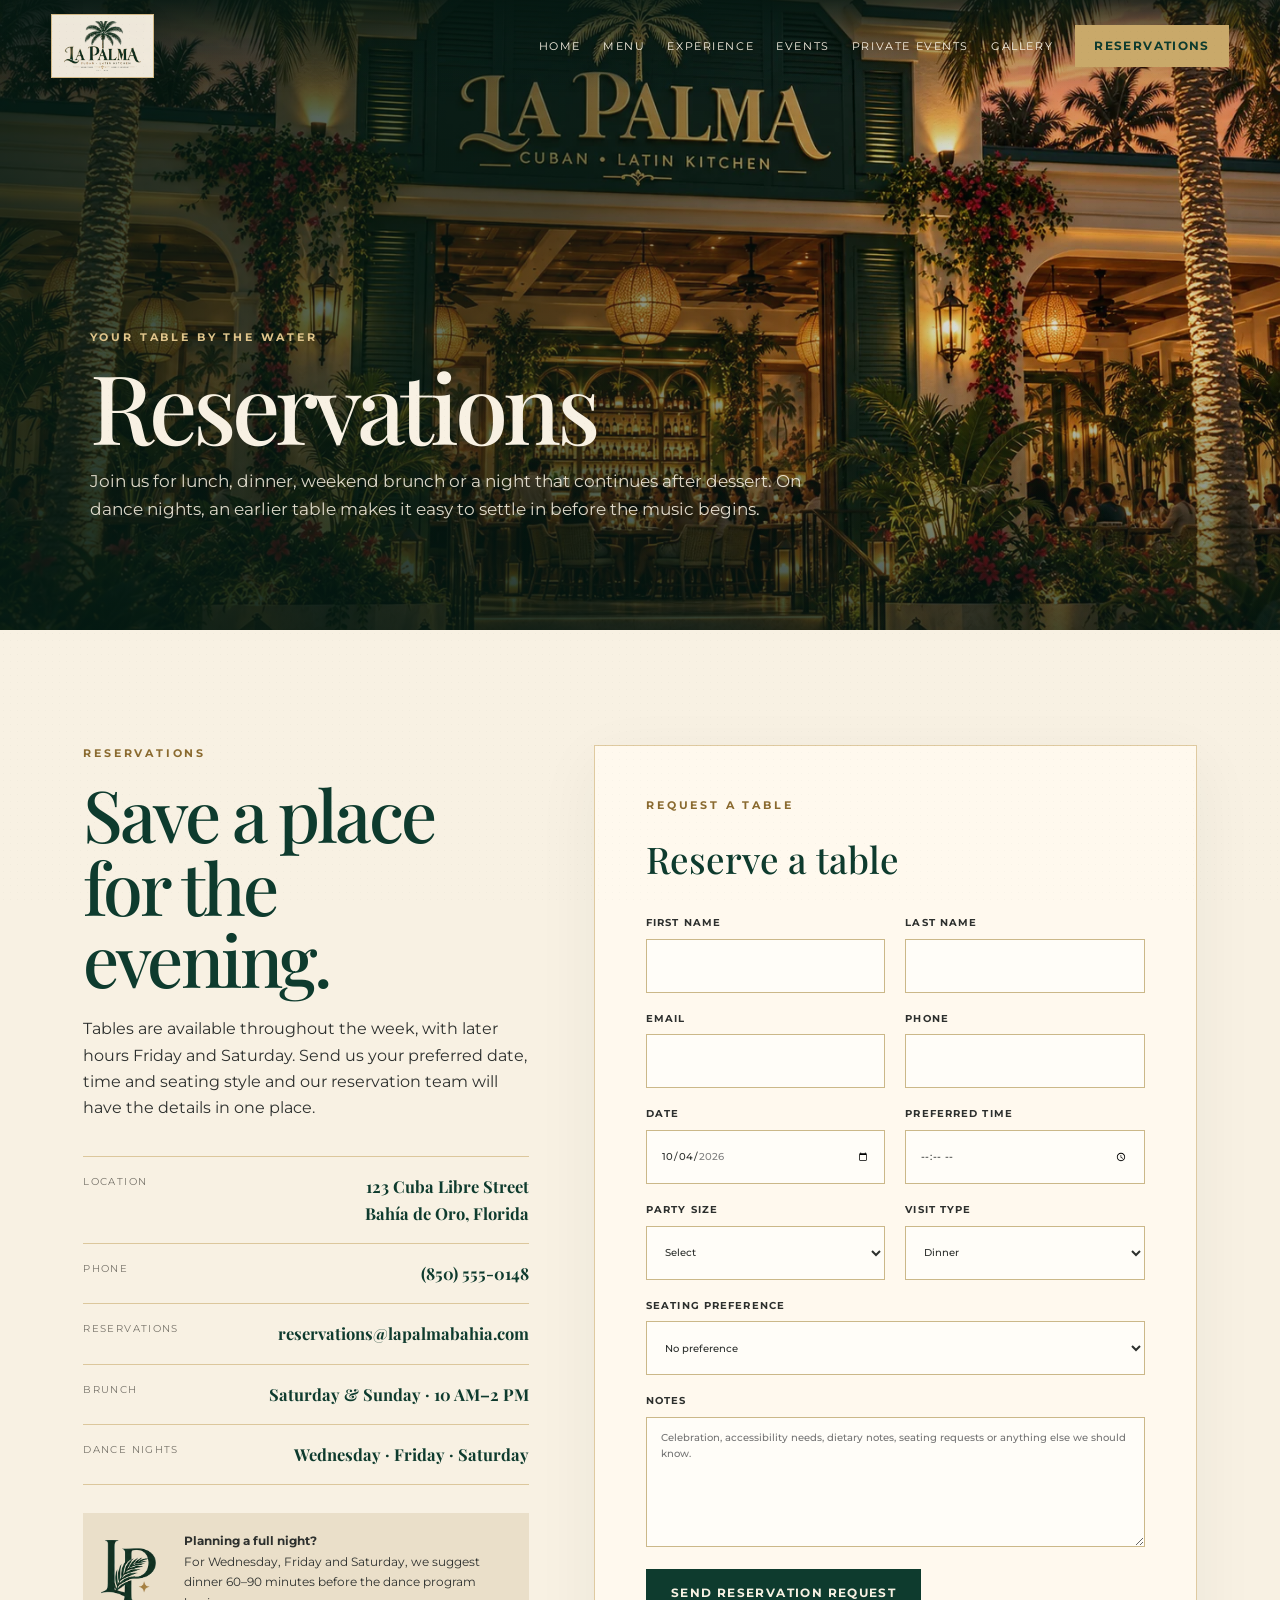
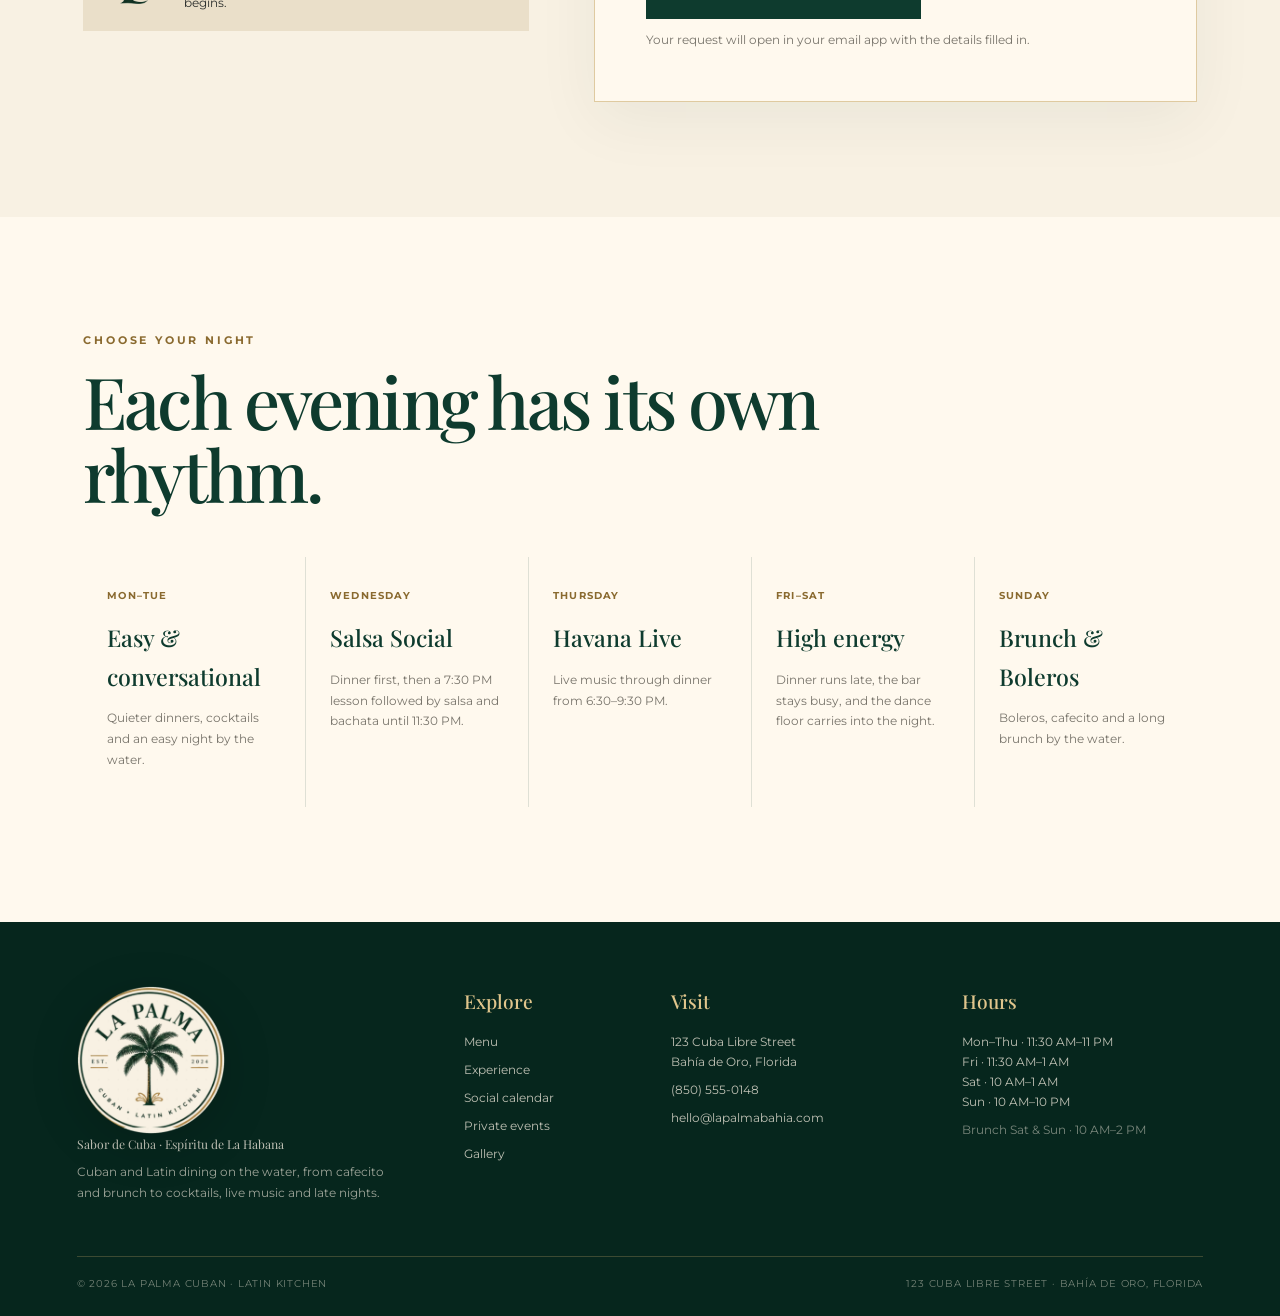
<file: reservations.html>
<!doctype html>
<html lang="en"><head>
<meta charset="utf-8"><meta name="viewport" content="width=device-width,initial-scale=1,viewport-fit=cover"><meta name="theme-color" content="#0E3B2E">
<meta name="description" content="Request a table at La Palma in Bahía de Oro, Florida."><meta property="og:title" content="Reservations | La Palma"><meta property="og:description" content="Request a table at La Palma in Bahía de Oro, Florida."><meta property="og:image" content="social-card.jpg">
<title>Reservations | La Palma</title><link rel="icon" href="favicon.png"><link rel="preconnect" href="https://fonts.googleapis.com"><link rel="preconnect" href="https://fonts.gstatic.com" crossorigin>
<link href="https://fonts.googleapis.com/css2?family=Allura&family=Montserrat:wght@400;500;600;700&family=Playfair+Display:ital,wght@0,500;0,600;0,700;1,500&display=swap" rel="stylesheet">
<link rel="stylesheet" href="styles.css"><script defer src="site-config.js"></script><script defer src="main.js"></script>
</head><body class="page-reservations"><header class="site-header" data-header>
  <a class="brand" href="index.html" aria-label="La Palma home"><img src="logo-primary.png" alt="La Palma Cuban Latin Kitchen"></a>
  <button class="nav-toggle" aria-label="Open navigation" aria-expanded="false" data-nav-toggle><span></span><span></span><span></span></button>
  <nav class="site-nav" data-nav><a class="nav-link " href="index.html">Home</a><a class="nav-link " href="menu.html">Menu</a><a class="nav-link " href="experience.html">Experience</a><a class="nav-link " href="events.html">Events</a><a class="nav-link " href="private-events.html">Private Events</a><a class="nav-link " href="gallery.html">Gallery</a><a class="button button-small" href="reservations.html">Reservations</a></nav>
</header><main>
<section class="page-hero reservations-hero"><div class="page-hero-media"><img src="front-entry.webp" alt="La Palma entrance"></div><div class="page-hero-overlay"></div><div class="page-hero-copy reveal"><p class="eyebrow light">Your table by the water</p><h1>Reservations</h1><p>Join us for lunch, dinner, weekend brunch or a night that continues after dessert. On dance nights, an earlier table makes it easy to settle in before the music begins.</p></div></section>
<section class="section reservation-layout">
 <div class="reservation-info reveal"><p class="eyebrow">Reservations</p><h2>Save a place for the evening.</h2><p>Tables are available throughout the week, with later hours Friday and Saturday. Send us your preferred date, time and seating style and our reservation team will have the details in one place.</p>
 <div class="info-rows"><div><span>Location</span><strong>123 Cuba Libre Street<br>Bahía de Oro, Florida</strong></div><div><span>Phone</span><strong><a href="tel:+18505550148">(850) 555-0148</a></strong></div><div><span>Reservations</span><strong><a href="mailto:reservations@lapalmabahia.com">reservations@lapalmabahia.com</a></strong></div><div><span>Brunch</span><strong>Saturday & Sunday · 10 AM–2 PM</strong></div><div><span>Dance nights</span><strong>Wednesday · Friday · Saturday</strong></div></div>
 <div class="reservation-tip"><img src="logo-monogram.png" alt="LP"><p><b>Planning a full night?</b><br>For Wednesday, Friday and Saturday, we suggest dinner 60–90 minutes before the dance program begins.</p></div></div>
 <form class="reservation-form reveal" data-reservation-form>
  <div class="form-top"><p class="eyebrow">Request a table</p><h3>Reserve a table</h3></div>
  <div class="form-grid"><label>First name<input name="firstName" required autocomplete="given-name"></label><label>Last name<input name="lastName" required autocomplete="family-name"></label><label>Email<input name="email" type="email" required autocomplete="email"></label><label>Phone<input name="phone" type="tel" required autocomplete="tel"></label><label>Date<input name="date" type="date" min="2026-10-04" max="2026-12-31" required></label><label>Preferred time<input name="time" type="time" required></label><label>Party size<select name="partySize" required><option value="">Select</option><option>1</option><option>2</option><option>3</option><option>4</option><option>5</option><option>6</option><option>7</option><option>8</option><option>9+</option></select></label><label>Visit type<select name="visitType"><option>Dinner</option><option>Lunch</option><option>Weekend Brunch</option><option>Dinner + Dance Night</option><option>Bar / Social Night</option><option>Celebration</option></select></label><label class="full">Seating preference<select name="seating"><option>No preference</option><option>Main dining room</option><option>Waterfront outdoor table</option><option>Near the social floor</option><option>Quieter table</option></select></label><label class="full">Notes<textarea name="notes" rows="5" placeholder="Celebration, accessibility needs, dietary notes, seating requests or anything else we should know."></textarea></label></div>
  <button class="button button-dark form-submit" type="submit">Send Reservation Request</button><p class="form-status" data-form-status>Your request will open in your email app with the details filled in.</p>
 </form>
</section>
<section class="section dining-guide"><div class="section-heading reveal"><p class="eyebrow">Choose your night</p><h2>Each evening has its own rhythm.</h2></div><div class="guide-grid"><article class="reveal"><span>Mon–Tue</span><h3>Easy & conversational</h3><p>Quieter dinners, cocktails and an easy night by the water.</p></article><article class="reveal"><span>Wednesday</span><h3>Salsa Social</h3><p>Dinner first, then a 7:30 PM lesson followed by salsa and bachata until 11:30 PM.</p></article><article class="reveal"><span>Thursday</span><h3>Havana Live</h3><p>Live music through dinner from 6:30–9:30 PM.</p></article><article class="reveal"><span>Fri–Sat</span><h3>High energy</h3><p>Dinner runs late, the bar stays busy, and the dance floor carries into the night.</p></article><article class="reveal"><span>Sunday</span><h3>Brunch & Boleros</h3><p>Boleros, cafecito and a long brunch by the water.</p></article></div></section>
</main><footer class="site-footer">
  <div class="footer-main">
    <div class="footer-brand"><img src="logo-badge.png" alt="La Palma badge"><p>Sabor de Cuba · Espíritu de La Habana</p><p class="footer-note">Cuban and Latin dining on the water, from cafecito and brunch to cocktails, live music and late nights.</p></div>
    <div><h3>Explore</h3><a href="menu.html">Menu</a><a href="experience.html">Experience</a><a href="events.html">Social calendar</a><a href="private-events.html">Private events</a><a href="gallery.html">Gallery</a></div>
    <div><h3>Visit</h3><p>123 Cuba Libre Street<br>Bahía de Oro, Florida</p><a href="tel:+18505550148">(850) 555-0148</a><a href="mailto:hello@lapalmabahia.com">hello@lapalmabahia.com</a></div>
    <div><h3>Hours</h3><p>Mon–Thu · 11:30 AM–11 PM<br>Fri · 11:30 AM–1 AM<br>Sat · 10 AM–1 AM<br>Sun · 10 AM–10 PM</p><p class="muted">Brunch Sat & Sun · 10 AM–2 PM</p></div>
  </div>
  <div class="footer-bottom"><span>© <span data-year></span> La Palma Cuban · Latin Kitchen</span><span>123 Cuba Libre Street · Bahía de Oro, Florida</span></div>
</footer></body></html>
</file>
<file: styles.css>
:root{
  --green:#0E3B2E;--green-2:#123F31;--green-3:#08271F;--cream:#F8F1E3;--cream-2:#FFF9EE;--brass:#C9A96A;--brass-2:#E0C58C;--terra:#C26846;--black:#1F1F1F;--ink:#2D302E;--muted:#78746B;--white:#fffdf7;
  --serif:"Playfair Display",Georgia,serif;--sans:"Montserrat",Arial,sans-serif;--script:"Allura",cursive;--shadow:0 24px 80px rgba(16,33,26,.16);--shadow-dark:0 28px 80px rgba(0,0,0,.28);--line:rgba(201,169,106,.58)
}
*{box-sizing:border-box}html{scroll-behavior:smooth}body{margin:0;background:var(--cream);color:var(--ink);font-family:var(--sans);line-height:1.65;overflow-x:hidden}img{display:block;max-width:100%}a{color:inherit;text-decoration:none}button,input,select,textarea{font:inherit}button{color:inherit}::selection{background:var(--brass);color:var(--green)}
body:before{content:"";position:fixed;inset:0;pointer-events:none;opacity:.14;background-image:radial-gradient(rgba(14,59,46,.18) .45px,transparent .45px);background-size:7px 7px;z-index:9999;mix-blend-mode:multiply}

.site-header{position:fixed;z-index:1000;top:0;left:0;right:0;height:92px;padding:14px clamp(20px,4vw,68px);display:flex;align-items:center;justify-content:space-between;transition:.35s;background:linear-gradient(to bottom,rgba(5,24,18,.82),rgba(5,24,18,.22),transparent)}
.site-header.scrolled{height:74px;background:rgba(9,43,33,.97);box-shadow:0 8px 28px rgba(0,0,0,.18);backdrop-filter:blur(16px)}
.brand{display:flex;align-items:center;background:rgba(248,241,227,.96);padding:6px 12px;border:1px solid rgba(201,169,106,.75);box-shadow:0 4px 20px rgba(0,0,0,.08)}.brand img{height:50px;width:auto}.site-header.scrolled .brand img{height:40px}.site-nav{display:flex;align-items:center;gap:22px;color:var(--cream);font-size:.71rem;text-transform:uppercase;letter-spacing:.14em}.nav-link{position:relative;padding:9px 0;white-space:nowrap}.nav-link:after{content:"";position:absolute;left:0;right:100%;bottom:3px;height:1px;background:var(--brass);transition:.25s}.nav-link:hover:after,.nav-link.active:after{right:0}.nav-toggle{display:none;border:0;background:transparent;width:44px;height:44px;padding:9px}.nav-toggle span{display:block;height:2px;background:var(--cream);margin:6px 0;transition:.25s}

.button{display:inline-flex;align-items:center;justify-content:center;min-height:50px;padding:0 24px;border:1px solid var(--brass);background:var(--brass);color:var(--green);font-size:.72rem;font-weight:700;letter-spacing:.12em;text-transform:uppercase;transition:.25s;cursor:pointer}.button:hover{background:var(--cream);border-color:var(--cream);transform:translateY(-2px)}.button-small{min-height:42px;padding:0 18px}.button-ghost{background:transparent;color:var(--cream);border-color:rgba(248,241,227,.65)}.button-ghost:hover{background:var(--cream);color:var(--green)}.button-dark{background:var(--green);color:var(--cream);border-color:var(--green)}.button-dark:hover{background:var(--terra);border-color:var(--terra);color:white}.text-link{display:inline-block;color:var(--green);font-weight:700;font-size:.76rem;letter-spacing:.08em;text-transform:uppercase;border-bottom:1px solid var(--brass);padding-bottom:4px}.dark-section .text-link{color:var(--cream)}

.hero{position:relative;min-height:96vh;color:var(--cream);display:flex;align-items:flex-end;overflow:hidden}.hero-media,.page-hero-media,.dance-bg{position:absolute;inset:0}.hero-media img,.page-hero-media img,.dance-bg img,.closing-cta>img{width:100%;height:100%;object-fit:cover}.hero-home .hero-media img{object-position:center 55%}.hero-overlay,.page-hero-overlay,.dance-overlay,.closing-overlay{position:absolute;inset:0;background:linear-gradient(90deg,rgba(4,26,19,.82) 0%,rgba(4,26,19,.55) 44%,rgba(4,26,19,.15) 75%),linear-gradient(0deg,rgba(5,23,18,.70),transparent 45%)}.hero-inner{position:relative;z-index:2;width:min(840px,90vw);margin-left:clamp(20px,7vw,120px);padding:170px 0 130px}.hero-mark{width:220px;background:rgba(248,241,227,.95);border:1px solid rgba(201,169,106,.65);padding:8px 16px;margin-bottom:22px}.hero-mark img{width:100%}.hero h1,.page-hero h1{font-family:var(--serif);font-size:clamp(4rem,7.5vw,7.7rem);line-height:.93;font-weight:500;letter-spacing:-.045em;margin:0 0 26px}.hero h1 em{font-weight:500;color:var(--brass-2)}.hero-lede{font-size:clamp(1rem,1.55vw,1.25rem);max-width:760px;color:rgba(255,250,240,.9);margin:0 0 30px}.hero-actions{display:flex;gap:12px;flex-wrap:wrap}.hero-ribbon{position:absolute;left:0;right:0;bottom:0;z-index:3;display:flex;justify-content:center;align-items:center;gap:18px;padding:18px 24px;background:rgba(7,42,31,.91);backdrop-filter:blur(10px);text-transform:uppercase;font-size:.66rem;letter-spacing:.16em}.hero-ribbon i{width:20px;height:1px;background:var(--brass)}

.eyebrow{margin:0 0 14px;color:#8a6a2f;font-size:.68rem;font-weight:700;letter-spacing:.26em;text-transform:uppercase}.eyebrow.light{color:var(--brass-2)}.section{padding:clamp(72px,9vw,140px) clamp(20px,6.5vw,110px)}.section h2{font-family:var(--serif);font-weight:500;color:var(--green);font-size:clamp(2.8rem,5.6vw,5.4rem);line-height:1.01;letter-spacing:-.04em;margin:0 0 22px}.section-heading{max-width:880px;margin-bottom:48px}.section-heading p:last-child{font-size:1.02rem;max-width:740px}.section-heading.centered{text-align:center;margin-left:auto;margin-right:auto}.section-heading.centered p:last-child{margin-left:auto;margin-right:auto}.dark-section{background:var(--green-3);color:var(--cream)}.dark-section h2,.dark-section h3{color:var(--cream)}.dark-section p{color:rgba(248,241,227,.78)}

.intro-grid{display:grid;grid-template-columns:.9fr 1.15fr;gap:clamp(50px,8vw,120px);align-items:center}.intro-copy p:not(.eyebrow){font-size:1.05rem}.signature{font-family:var(--script);color:var(--terra);font-size:3.6rem;line-height:1;margin:28px 0}.intro-stack{position:relative}.stack-main{width:100%;aspect-ratio:4/3;object-fit:cover;box-shadow:var(--shadow)}.stack-card{position:absolute;right:-22px;bottom:-34px;background:var(--green);color:var(--cream);padding:22px 26px;width:min(350px,78%);box-shadow:var(--shadow-dark);border-top:3px solid var(--brass)}.stack-card strong{display:block;font-family:var(--serif);font-size:1.45rem;margin-bottom:6px}.stack-card span{display:block;font-size:.86rem;color:rgba(248,241,227,.8)}.stack-card a{display:inline-block;margin-top:14px;color:var(--brass-2);font-size:.72rem;font-weight:700;text-transform:uppercase;letter-spacing:.09em}

.rhythm-section{padding-top:105px;padding-bottom:105px}.weekly-rhythm{display:grid;grid-template-columns:repeat(7,1fr);gap:1px;background:rgba(201,169,106,.35);border:1px solid rgba(201,169,106,.35);max-width:1500px;margin:0 auto}.rhythm-card{background:#0c3026;padding:24px 18px;min-height:238px;display:flex;flex-direction:column}.light-rhythm{background:rgba(14,59,46,.14);border-color:rgba(14,59,46,.12)}.light-rhythm .rhythm-card{background:var(--cream-2)}.light-rhythm .rhythm-card h3{color:var(--green)}.light-rhythm .rhythm-card p{color:var(--muted)}.rhythm-card .day{font-size:.65rem;letter-spacing:.18em;text-transform:uppercase;color:var(--brass);font-weight:700}.rhythm-card h3{font-family:var(--serif);font-size:1.35rem;line-height:1.12;margin:18px 0 9px;color:var(--cream)}.rhythm-card p{font-size:.77rem;color:rgba(248,241,227,.7);margin:0 0 18px}.rhythm-card .time{margin-top:auto;font-size:.68rem;font-weight:700;letter-spacing:.08em;text-transform:uppercase;color:var(--brass-2)}.rhythm-card .category{display:inline-block;align-self:flex-start;margin-top:10px;border:1px solid rgba(201,169,106,.45);padding:3px 7px;font-size:.56rem;text-transform:uppercase;letter-spacing:.12em}.center-actions{text-align:center;margin-top:34px}

.image-copy{display:grid;grid-template-columns:1.15fr .85fr;gap:0;padding:0;background:var(--cream-2)}.image-copy-left{grid-template-columns:1.05fr .95fr}.image-panel{min-height:650px}.image-panel img{width:100%;height:100%;object-fit:cover}.copy-panel{padding:clamp(72px,8vw,130px);align-self:center}.copy-panel p:not(.eyebrow){font-size:1rem;max-width:650px}.fact-grid{display:grid;grid-template-columns:repeat(3,1fr);gap:1px;background:rgba(14,59,46,.12);margin:34px 0}.fact-grid>div{background:var(--cream);padding:18px}.fact-grid span{font-size:.58rem;text-transform:uppercase;letter-spacing:.14em;color:var(--muted)}.fact-grid strong{display:block;font-family:var(--serif);font-size:1.22rem;color:var(--green);margin-top:6px}.fact-grid small{display:block;margin-top:5px;color:var(--muted);font-size:.72rem}

.culinary-section{background:#f1e8d6}.culinary-grid{display:grid;grid-template-columns:repeat(3,1fr);gap:24px}.photo-story{background:var(--cream-2);box-shadow:0 16px 48px rgba(18,50,38,.08)}.photo-story img{width:100%;height:400px;object-fit:cover}.photo-story:nth-child(2) img{object-position:center 20%}.photo-story>div{padding:24px 26px 28px}.photo-story span{font-size:.62rem;color:#8a6a2f;font-weight:700;letter-spacing:.16em;text-transform:uppercase}.photo-story h3{font-family:var(--serif);font-size:2rem;color:var(--green);font-weight:500;margin:8px 0}.photo-story p{font-size:.86rem;color:var(--muted)}.photo-story a{font-size:.7rem;font-weight:700;color:var(--green);text-transform:uppercase;letter-spacing:.1em}

.dance-feature{position:relative;min-height:760px;display:flex;align-items:center;justify-content:flex-end;color:var(--cream);overflow:hidden}.dance-overlay{background:linear-gradient(90deg,rgba(4,24,18,.18),rgba(4,24,18,.58) 55%,rgba(4,24,18,.88))}.dance-copy{position:relative;z-index:2;width:min(630px,47vw);margin-right:6vw}.dance-copy h2{color:var(--cream)}.dance-copy p{color:rgba(248,241,227,.86);font-size:1.02rem}.dance-times{display:grid;gap:10px;margin:28px 0}.dance-times span{border-top:1px solid rgba(201,169,106,.55);padding-top:10px;font-size:.85rem}.dance-times b{display:inline-block;width:62px;color:var(--brass-2);text-transform:uppercase;letter-spacing:.12em}

.venue-section{display:grid;grid-template-columns:.8fr 1.2fr;gap:64px;align-items:center}.venue-copy p:not(.eyebrow){font-size:1rem}.venue-image{position:relative}.venue-image img{box-shadow:var(--shadow)}.image-caption{font-size:.64rem;color:var(--muted);letter-spacing:.08em;text-transform:uppercase;margin-top:10px}.check-list{list-style:none;margin:28px 0 32px;padding:0;display:grid;gap:10px}.check-list li{position:relative;padding-left:24px}.check-list li:before{content:"✦";position:absolute;left:0;color:var(--brass)}

.calendar-tease{background:var(--cream-2)}.calendar-tease-head{display:flex;justify-content:space-between;align-items:flex-end;gap:30px;margin-bottom:38px}.event-preview-grid{display:grid;grid-template-columns:repeat(4,1fr);gap:16px}.event-preview-card{background:var(--green);color:var(--cream);min-height:280px;padding:24px;display:flex;flex-direction:column;position:relative;overflow:hidden}.event-preview-card:before{content:"";position:absolute;width:160px;height:160px;border-radius:50%;border:1px solid rgba(201,169,106,.22);right:-70px;top:-70px}.event-preview-card .event-date{font-family:var(--serif);font-size:2.2rem;color:var(--brass-2)}.event-preview-card .event-month{font-size:.6rem;text-transform:uppercase;letter-spacing:.16em;color:var(--brass)}.event-preview-card h3{font-family:var(--serif);font-weight:500;font-size:1.65rem;line-height:1.12;margin:26px 0 8px}.event-preview-card p{font-size:.78rem;color:rgba(248,241,227,.72);margin:0}.event-preview-card .event-time{margin-top:auto;color:var(--brass-2);font-size:.68rem;font-weight:700;text-transform:uppercase;letter-spacing:.1em}

.closing-cta{position:relative;min-height:650px;display:flex;align-items:center;justify-content:center;text-align:center;color:var(--cream);overflow:hidden;padding:70px 24px}.closing-cta>img{position:absolute;inset:0}.closing-overlay{background:rgba(4,29,21,.72)}.closing-copy{position:relative;z-index:2;max-width:760px}.closing-copy img{width:95px;margin:0 auto 18px;filter:brightness(0) invert(1)}.closing-copy h2{color:var(--cream);font-size:clamp(3.6rem,6vw,6rem)}.closing-copy p{color:rgba(248,241,227,.86);font-size:1.05rem}.closing-copy .hero-actions{justify-content:center}

.page-hero{position:relative;min-height:70vh;color:var(--cream);display:flex;align-items:flex-end;overflow:hidden}.compact-hero{min-height:64vh}.page-hero-copy{position:relative;z-index:2;max-width:900px;margin-left:clamp(20px,7vw,120px);padding:180px 0 90px}.page-hero-copy h1{margin-bottom:18px}.page-hero-copy>p:last-child{max-width:750px;font-size:1.05rem;color:rgba(248,241,227,.88)}.page-hero .hero-actions{margin-top:28px}.menu-hero .page-hero-media img{object-position:center 30%}.reservations-hero .page-hero-media img{object-position:center 48%}.gallery-hero .page-hero-media img{object-position:center 45%}

.pdf-section{padding-top:80px}.pdf-intro{max-width:760px;margin-bottom:34px}.pdf-shell{height:min(82vh,1000px);min-height:700px;background:#d9cfbd;border:1px solid var(--line);box-shadow:var(--shadow);overflow:hidden}.pdf-object{width:100%;height:100%;border:0}.pdf-fallback{height:100%;display:flex;flex-direction:column;align-items:center;justify-content:center;text-align:center;padding:30px}.pdf-fallback img{max-height:60%;width:auto;margin-bottom:20px}.pdf-fallback h3{font-family:var(--serif);color:var(--green);font-size:2rem}.menu-notes{display:grid;grid-template-columns:repeat(3,1fr);margin-top:22px;border-top:1px solid var(--line);border-bottom:1px solid var(--line)}.menu-notes>div{padding:18px 0}.menu-notes>div+div{border-left:1px solid var(--line);padding-left:26px}.menu-notes strong{display:block;font-family:var(--serif);font-size:1.2rem;color:var(--green)}.menu-notes span{font-size:.76rem;color:var(--muted)}

.experience-intro{background:var(--cream-2)}.dayparts{display:grid;grid-template-columns:repeat(4,1fr);gap:1px;background:var(--line);border:1px solid var(--line)}.daypart{background:var(--cream-2);padding:30px;min-height:260px}.daypart span{font-family:var(--serif);font-size:2.6rem;color:var(--brass)}.daypart h3{font-family:var(--serif);font-size:1.75rem;color:var(--green);font-weight:500;margin:14px 0 8px}.daypart p{font-size:.84rem;color:var(--muted)}.split-stage{display:grid;grid-template-columns:1.05fr .95fr;gap:0;align-items:stretch}.stage-photo img{width:100%;height:100%;min-height:650px;object-fit:cover}.stage-copy{padding:clamp(70px,8vw,125px);align-self:center}.stage-copy p:not(.eyebrow){font-size:1rem}.schedule-lines{margin:30px 0}.schedule-lines>div{display:flex;justify-content:space-between;gap:20px;border-top:1px solid rgba(201,169,106,.35);padding:12px 0}.schedule-lines b{color:var(--brass-2);text-transform:uppercase;font-size:.7rem;letter-spacing:.11em}.schedule-lines span{font-size:.78rem;color:rgba(248,241,227,.75)}.pillar-grid{display:grid;grid-template-columns:repeat(3,1fr);gap:1px;background:rgba(14,59,46,.13);border:1px solid rgba(14,59,46,.13)}.pillar-grid article{background:var(--cream-2);padding:30px}.pillar-grid span{font-family:var(--serif);font-size:2.2rem;color:var(--brass)}.pillar-grid h3{font-family:var(--serif);font-size:1.6rem;color:var(--green);font-weight:500;margin:12px 0}.pillar-grid p{font-size:.84rem;color:var(--muted)}.quote-band{text-align:center;background:#e8dcc7}.quote-band p{font-family:var(--serif);font-size:clamp(3rem,5.5vw,5.6rem);line-height:1.05;color:var(--green);margin:0 0 30px}.quote-band em{color:var(--terra)}

.weekly-section{background:var(--cream-2)}.calendar-section{padding-top:80px}.calendar-toolbar{display:flex;align-items:flex-end;justify-content:space-between;gap:30px;margin-bottom:26px}.calendar-toolbar h2{margin:0;font-size:clamp(2.8rem,5vw,4.8rem)}.calendar-controls{display:flex;gap:8px}.icon-button{width:50px;height:50px;border:1px solid var(--green);background:transparent;color:var(--green);font-size:1.2rem;cursor:pointer;transition:.2s}.icon-button:hover{background:var(--green);color:var(--cream)}.calendar-filters{display:flex;flex-wrap:wrap;gap:8px;margin-bottom:24px}.filter{border:1px solid rgba(14,59,46,.25);background:transparent;padding:9px 14px;cursor:pointer;text-transform:uppercase;font-size:.62rem;letter-spacing:.1em}.filter.active,.filter:hover{background:var(--green);color:var(--cream);border-color:var(--green)}.calendar-shell{border:1px solid var(--line);background:var(--cream-2)}.calendar-weekdays{display:grid;grid-template-columns:repeat(7,1fr);background:var(--green);color:var(--cream);font-size:.61rem;letter-spacing:.14em;text-transform:uppercase}.calendar-weekdays span{text-align:center;padding:12px}.calendar-grid{display:grid;grid-template-columns:repeat(7,1fr)}.calendar-day{min-height:160px;border-right:1px solid rgba(201,169,106,.35);border-bottom:1px solid rgba(201,169,106,.35);padding:12px;position:relative;background:var(--cream-2)}.calendar-day:nth-child(7n){border-right:0}.calendar-day.empty{background:#efe6d6}.calendar-day .num{font-family:var(--serif);font-size:1.25rem;color:var(--green)}.calendar-day.today{box-shadow:inset 0 0 0 2px var(--terra)}.calendar-day .mini-event{display:block;margin-top:12px;padding-top:10px;border-top:1px solid rgba(14,59,46,.13)}.calendar-day .mini-title{display:block;font-family:var(--serif);font-size:.92rem;color:var(--green);line-height:1.12}.calendar-day .mini-time{display:block;font-size:.56rem;color:var(--muted);margin-top:4px}.calendar-day .dot{width:6px;height:6px;border-radius:50%;background:var(--brass);position:absolute;top:15px;right:12px}.calendar-day.filtered-out .mini-event{opacity:.18}.calendar-day.filtered-out .dot{opacity:.18}.upcoming-section{background:var(--cream-2)}.upcoming-list{display:grid;gap:1px;background:rgba(14,59,46,.13);border:1px solid rgba(14,59,46,.13)}.event-row{display:grid;grid-template-columns:120px 1fr 180px 140px;gap:24px;align-items:center;background:var(--cream-2);padding:20px 24px}.event-row .event-datebox{display:flex;align-items:baseline;gap:8px}.event-row .event-datebox b{font-family:var(--serif);font-size:2.1rem;color:var(--green)}.event-row .event-datebox span{font-size:.62rem;color:var(--muted);text-transform:uppercase;letter-spacing:.12em}.event-row h3{font-family:var(--serif);font-weight:500;color:var(--green);font-size:1.35rem;margin:0 0 3px}.event-row p{font-size:.76rem;color:var(--muted);margin:0}.event-row .row-time{font-size:.7rem;font-weight:700;color:var(--green)}.event-row .row-tag{justify-self:end;border:1px solid var(--line);padding:5px 8px;font-size:.57rem;text-transform:uppercase;letter-spacing:.1em;color:#8a6a2f}.holiday-grid{display:grid;grid-template-columns:repeat(4,1fr);gap:16px}.holiday-card{border:1px solid rgba(201,169,106,.38);padding:26px;min-height:260px}.holiday-card .date{color:var(--brass-2);font-size:.66rem;text-transform:uppercase;letter-spacing:.14em}.holiday-card h3{font-family:var(--serif);font-weight:500;font-size:1.7rem;line-height:1.12;margin:24px 0 9px}.holiday-card p{font-size:.79rem}.holiday-card .time{display:block;margin-top:20px;font-size:.64rem;text-transform:uppercase;letter-spacing:.12em;color:var(--brass-2)}

.reservation-layout{display:grid;grid-template-columns:.85fr 1.15fr;gap:65px;align-items:start;background:var(--cream)}.reservation-info{position:sticky;top:110px}.reservation-info p:not(.eyebrow){font-size:1rem}.info-rows{margin-top:34px;border-top:1px solid var(--line)}.info-rows>div{display:grid;grid-template-columns:130px 1fr;gap:20px;padding:16px 0;border-bottom:1px solid var(--line)}.info-rows span{font-size:.62rem;text-transform:uppercase;letter-spacing:.14em;color:var(--muted)}.info-rows strong{font-family:var(--serif);font-size:1.03rem;color:var(--green);text-align:right}.reservation-tip{display:grid;grid-template-columns:65px 1fr;gap:18px;align-items:center;margin-top:28px;background:#eadfc9;padding:18px}.reservation-tip img{width:55px}.reservation-tip p{margin:0!important;font-size:.78rem!important}.reservation-form{background:var(--cream-2);padding:clamp(30px,4vw,58px);border:1px solid var(--line);box-shadow:0 18px 60px rgba(14,59,46,.06)}.form-top h3{font-family:var(--serif);font-size:2.3rem;color:var(--green);margin:0 0 25px;font-weight:500}.form-grid{display:grid;grid-template-columns:1fr 1fr;gap:18px 20px}.form-grid label{display:grid;gap:7px;font-size:.63rem;text-transform:uppercase;letter-spacing:.11em;font-weight:700}.form-grid .full{grid-column:1/-1}.form-grid input,.form-grid select,.form-grid textarea{width:100%;border:1px solid #cbb889;background:#fffdf8;min-height:54px;padding:12px 14px;color:var(--ink);outline:none;text-transform:none;letter-spacing:normal;font-weight:500}.form-grid textarea{min-height:130px;resize:vertical}.form-grid input:focus,.form-grid select:focus,.form-grid textarea:focus{border-color:var(--green);box-shadow:0 0 0 2px rgba(14,59,46,.08)}.form-submit{margin-top:22px}.form-status{font-size:.72rem;color:var(--muted);margin:12px 0 0}.dining-guide{background:var(--cream-2)}.guide-grid{display:grid;grid-template-columns:repeat(5,1fr);gap:1px;background:rgba(14,59,46,.13)}.guide-grid article{background:var(--cream-2);padding:24px}.guide-grid span{font-size:.62rem;text-transform:uppercase;letter-spacing:.12em;color:#8a6a2f;font-weight:700}.guide-grid h3{font-family:var(--serif);font-size:1.45rem;color:var(--green);font-weight:500;margin:12px 0 8px}.guide-grid p{font-size:.78rem;color:var(--muted)}

.gallery-section{background:var(--cream-2)}.gallery-grid{display:grid;grid-template-columns:repeat(4,1fr);grid-auto-rows:250px;gap:14px}.gallery-item{position:relative;overflow:hidden;cursor:zoom-in;margin:0}.gallery-item img{width:100%;height:100%;object-fit:cover;transition:.5s}.gallery-item:hover img{transform:scale(1.035)}.gallery-item.wide{grid-column:span 2}.gallery-item.tall{grid-row:span 2}.gallery-item figcaption{position:absolute;left:0;right:0;bottom:0;padding:28px 18px 14px;background:linear-gradient(transparent,rgba(4,24,18,.75));color:var(--cream);font-size:.68rem;text-transform:uppercase;letter-spacing:.1em}.lightbox{position:fixed;z-index:3000;inset:0;background:rgba(4,18,14,.95);display:none;align-items:center;justify-content:center;padding:40px}.lightbox.open{display:flex}.lightbox img{max-width:92vw;max-height:90vh;object-fit:contain}.lightbox-close{position:absolute;top:20px;right:26px;border:0;background:transparent;color:white;font-size:2.8rem;cursor:pointer}

.private-intro{background:var(--cream-2)}.private-options{display:grid;grid-template-columns:repeat(4,1fr);gap:1px;background:rgba(14,59,46,.13)}.private-options article{background:var(--cream-2);padding:28px}.private-options span{font-family:var(--serif);font-size:2rem;color:var(--brass)}.private-options h3{font-family:var(--serif);color:var(--green);font-size:1.6rem;font-weight:500;margin:14px 0 8px}.private-options p{font-size:.82rem;color:var(--muted)}.private-split{display:grid;grid-template-columns:1.1fr .9fr;padding:0}.private-photo img{width:100%;height:100%;min-height:650px;object-fit:cover}.private-copy{padding:clamp(70px,8vw,120px);align-self:center}.inquiry-inner{display:grid;grid-template-columns:130px 1fr auto;gap:34px;align-items:center;max-width:1200px;margin:0 auto}.inquiry-inner img{width:110px}.inquiry-inner h2{font-size:clamp(2.6rem,4vw,4.6rem)}.inquiry-inner a:not(.button){color:var(--brass-2)}

.site-footer{background:#06261d;color:var(--cream);padding:64px clamp(20px,6vw,100px) 24px}.footer-main{display:grid;grid-template-columns:1.4fr .65fr 1fr 1fr;gap:50px}.footer-brand img{width:148px;background:transparent;padding:0;border-radius:50%;filter:drop-shadow(0 10px 24px rgba(0,0,0,.16))}.footer-brand>p{font-family:var(--serif);font-size:1.12rem;color:var(--brass-2)}.footer-brand .footer-note{font-family:var(--sans);font-size:.78rem;color:rgba(248,241,227,.62);max-width:310px}.site-footer h3{font-family:var(--serif);font-size:1.2rem;font-weight:500;color:var(--brass-2);margin:0 0 14px}.site-footer a,.site-footer p{display:block;font-size:.76rem;color:rgba(248,241,227,.76);margin:0 0 8px}.site-footer a:hover{color:var(--brass-2)}.site-footer .muted{color:rgba(248,241,227,.48)}.footer-bottom{border-top:1px solid rgba(201,169,106,.28);margin-top:45px;padding-top:18px;display:flex;justify-content:space-between;gap:20px;font-size:.62rem;color:rgba(248,241,227,.45);letter-spacing:.08em;text-transform:uppercase}

.menu-image-section{background:#f1e8d6;padding-top:86px}.menu-image-intro{max-width:980px;margin:0 auto 54px;display:flex;justify-content:space-between;align-items:flex-end;gap:44px}.menu-image-intro>div{max-width:690px}.menu-image-intro h2{font-size:clamp(2.8rem,5vw,4.9rem)}.menu-image-intro p:not(.eyebrow){margin-bottom:0;color:var(--muted)}.menu-image-intro>.button{flex:0 0 auto}.menu-pages{max-width:980px;margin:0 auto;display:grid;gap:48px}.menu-page{display:block;background:var(--cream-2);border:1px solid rgba(201,169,106,.48);box-shadow:0 24px 70px rgba(31,40,34,.12);overflow:hidden;transition:transform .25s ease,box-shadow .25s ease}.menu-page:hover{transform:translateY(-2px);box-shadow:0 30px 80px rgba(31,40,34,.17)}.menu-page img{width:100%;height:auto}.menu-page-cover{width:min(72%,680px);justify-self:center}.page-menu .site-footer{margin-top:0}

.notfound{min-height:100vh;display:flex;flex-direction:column;align-items:center;justify-content:center;text-align:center;padding:120px 24px}.notfound img{width:240px;margin-bottom:20px}.notfound h1{font-family:var(--serif);font-size:clamp(3rem,6vw,6rem);color:var(--green);font-weight:500;margin:0 0 15px}.notfound p{color:var(--muted)}

.reveal{opacity:0;transform:translateY(18px);transition:opacity .7s ease,transform .7s ease}.reveal.visible{opacity:1;transform:none}

@media (max-width:1180px){
 .site-nav{gap:14px;font-size:.64rem}.weekly-rhythm{grid-template-columns:repeat(4,1fr)}.event-preview-grid{grid-template-columns:repeat(2,1fr)}.guide-grid{grid-template-columns:repeat(3,1fr)}.holiday-grid{grid-template-columns:repeat(2,1fr)}.private-options{grid-template-columns:repeat(2,1fr)}.footer-main{grid-template-columns:1.3fr 1fr 1fr}.footer-main>div:nth-child(2){display:none}
}
@media (max-width:900px){
 .menu-image-intro{align-items:flex-start;flex-direction:column}.menu-image-intro>.button{width:auto}.menu-pages{gap:30px}.menu-page-cover{width:min(82%,680px)}
 .site-header{height:78px;padding:10px 18px}.brand img{height:42px}.nav-toggle{display:block;z-index:1002}.site-nav{position:fixed;inset:0 0 auto auto;width:min(390px,100vw);height:100vh;background:#082b21;display:flex;flex-direction:column;align-items:flex-start;padding:110px 36px 40px;gap:8px;transform:translateX(105%);transition:.32s;box-shadow:-20px 0 60px rgba(0,0,0,.25);font-size:.82rem}.site-nav.open{transform:none}.site-nav .nav-link{padding:12px 0}.site-nav .button{margin-top:16px;width:100%}
 .hero{min-height:92vh}.hero-inner{margin-left:24px;padding:145px 24px 115px 0}.hero h1{font-size:clamp(3.6rem,12vw,6.3rem)}.hero-ribbon{justify-content:flex-start;overflow-x:auto;white-space:nowrap}.section{padding:75px 24px}.intro-grid,.venue-section,.reservation-layout{grid-template-columns:1fr}.intro-stack{margin-bottom:32px}.stack-card{right:12px}.weekly-rhythm{grid-template-columns:repeat(2,1fr)}.image-copy,.image-copy-left,.split-stage,.private-split{grid-template-columns:1fr}.image-panel,.stage-photo img,.private-photo img{min-height:440px}.copy-panel,.stage-copy,.private-copy{padding:65px 24px}.culinary-grid{grid-template-columns:1fr}.photo-story{display:grid;grid-template-columns:1fr 1fr}.photo-story img{height:100%;min-height:320px}.dance-feature{min-height:680px;justify-content:flex-start}.dance-overlay{background:rgba(4,24,18,.72)}.dance-copy{width:auto;margin:0;padding:80px 24px}.fact-grid{grid-template-columns:1fr}.calendar-tease-head{align-items:flex-start;flex-direction:column}.dayparts{grid-template-columns:repeat(2,1fr)}.pillar-grid{grid-template-columns:repeat(2,1fr)}.calendar-day{min-height:130px}.event-row{grid-template-columns:90px 1fr 130px}.event-row .row-tag{display:none}.reservation-info{position:static}.guide-grid{grid-template-columns:repeat(2,1fr)}.gallery-grid{grid-template-columns:repeat(2,1fr)}.inquiry-inner{grid-template-columns:90px 1fr}.inquiry-inner .button{grid-column:2}.footer-main{grid-template-columns:1fr 1fr}
}
@media (max-width:620px){
 .menu-image-section{padding:56px 10px 70px}.menu-image-intro{margin-bottom:32px;padding:0 14px;gap:22px}.menu-image-intro>.button{width:100%}.menu-pages{gap:18px}.menu-page,.menu-page:hover{transform:none;box-shadow:0 12px 34px rgba(31,40,34,.11)}.menu-page-cover{width:88%}
 .hero-mark{width:180px}.hero h1{font-size:clamp(3.2rem,14vw,5rem)}.hero-lede{font-size:.94rem}.hero-actions{flex-direction:column;align-items:stretch}.hero-actions .button{width:100%}.section h2{font-size:clamp(2.55rem,12vw,4.2rem)}.weekly-rhythm{grid-template-columns:1fr}.rhythm-card{min-height:auto}.photo-story{grid-template-columns:1fr}.photo-story img{min-height:0;height:310px}.event-preview-grid{grid-template-columns:1fr}.dayparts,.pillar-grid,.private-options,.holiday-grid,.guide-grid{grid-template-columns:1fr}.calendar-shell{overflow-x:auto}.calendar-weekdays,.calendar-grid{min-width:760px}.event-row{grid-template-columns:68px 1fr;padding:16px}.event-row .row-time{grid-column:2}.form-grid{grid-template-columns:1fr}.form-grid .full{grid-column:auto}.info-rows>div{grid-template-columns:1fr}.info-rows strong{text-align:left}.gallery-grid{grid-template-columns:1fr;grid-auto-rows:300px}.gallery-item.wide{grid-column:auto}.gallery-item.tall{grid-row:auto}.menu-notes{grid-template-columns:1fr}.menu-notes>div+div{border-left:0;border-top:1px solid var(--line);padding-left:0}.inquiry-inner{grid-template-columns:1fr;text-align:center}.inquiry-inner img{margin:auto}.inquiry-inner .button{grid-column:auto}.footer-main{grid-template-columns:1fr}.footer-bottom{flex-direction:column}.page-hero-copy{margin-left:24px;padding:150px 24px 70px 0}.page-hero h1{font-size:clamp(3.3rem,13vw,5rem)}
}
@media (prefers-reduced-motion:reduce){html{scroll-behavior:auto}.reveal{opacity:1;transform:none;transition:none}.photo-story img,.gallery-item img{transition:none}}
</file>
